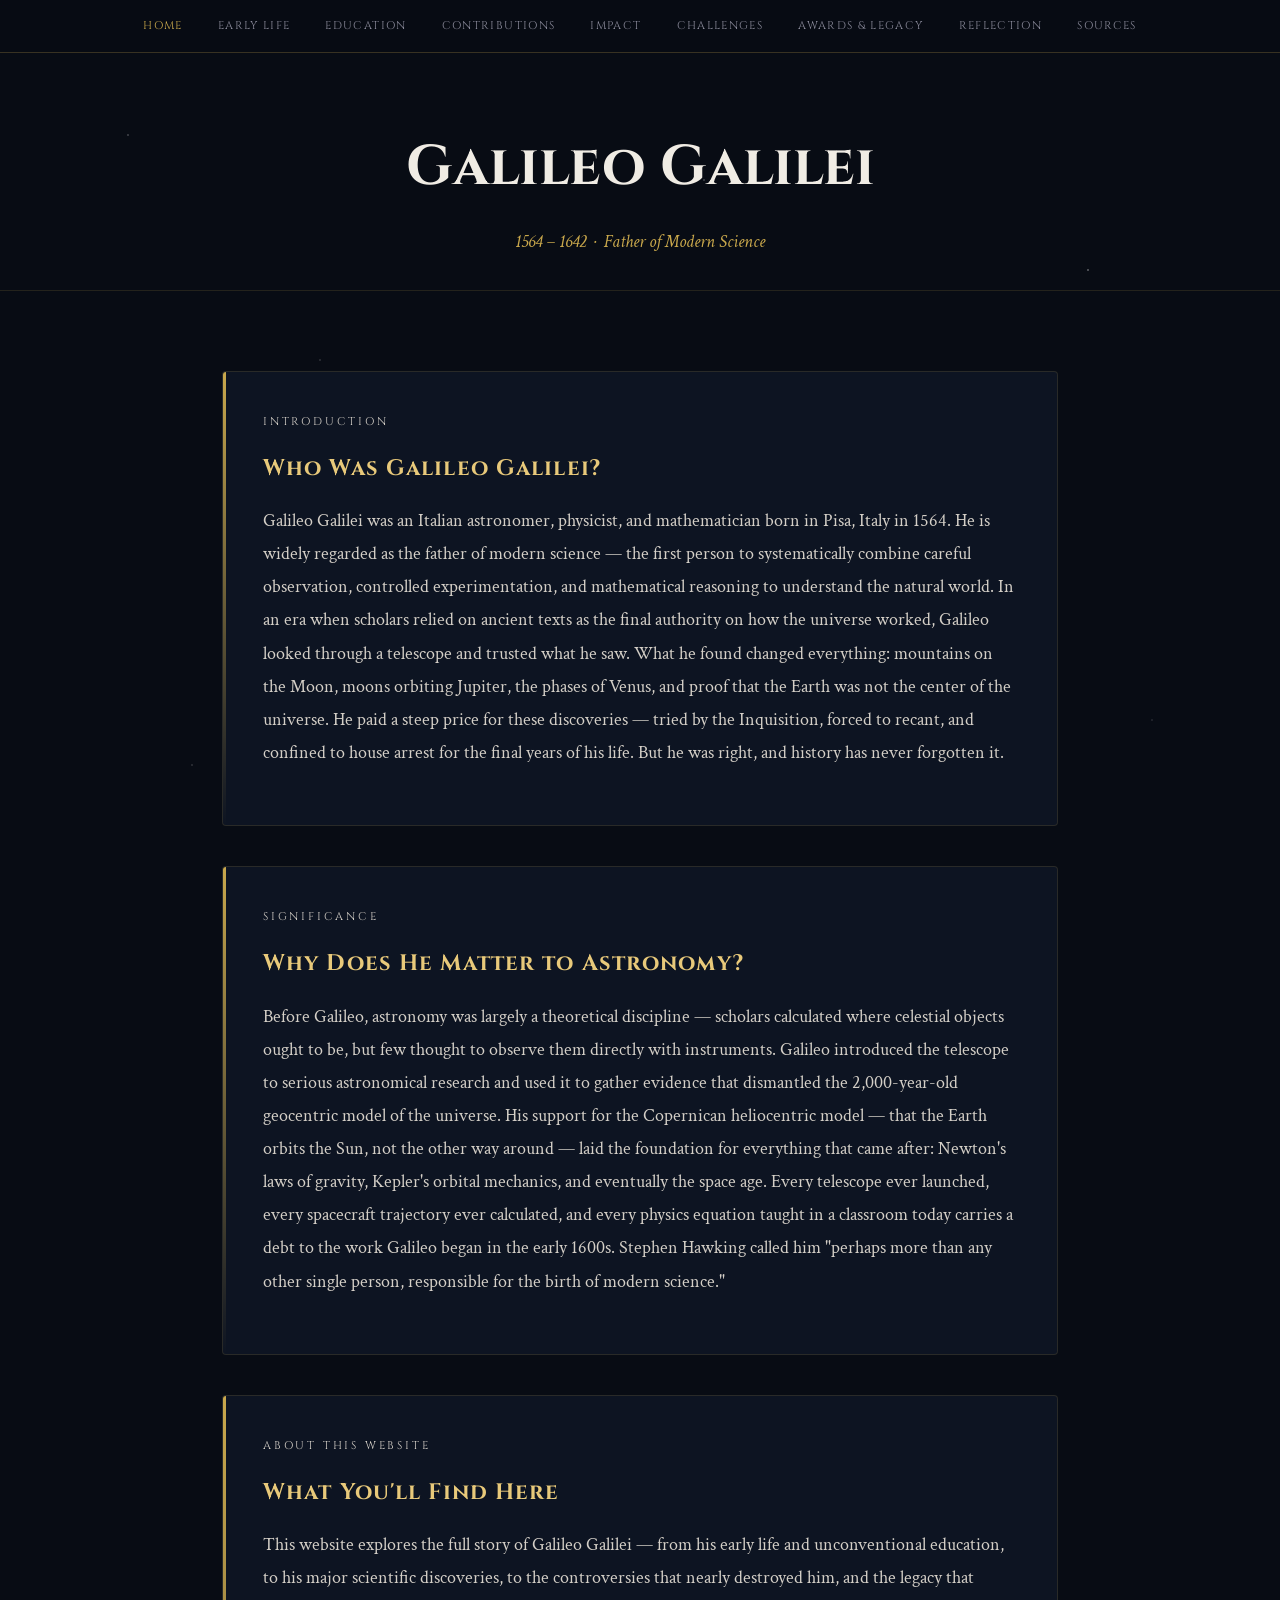
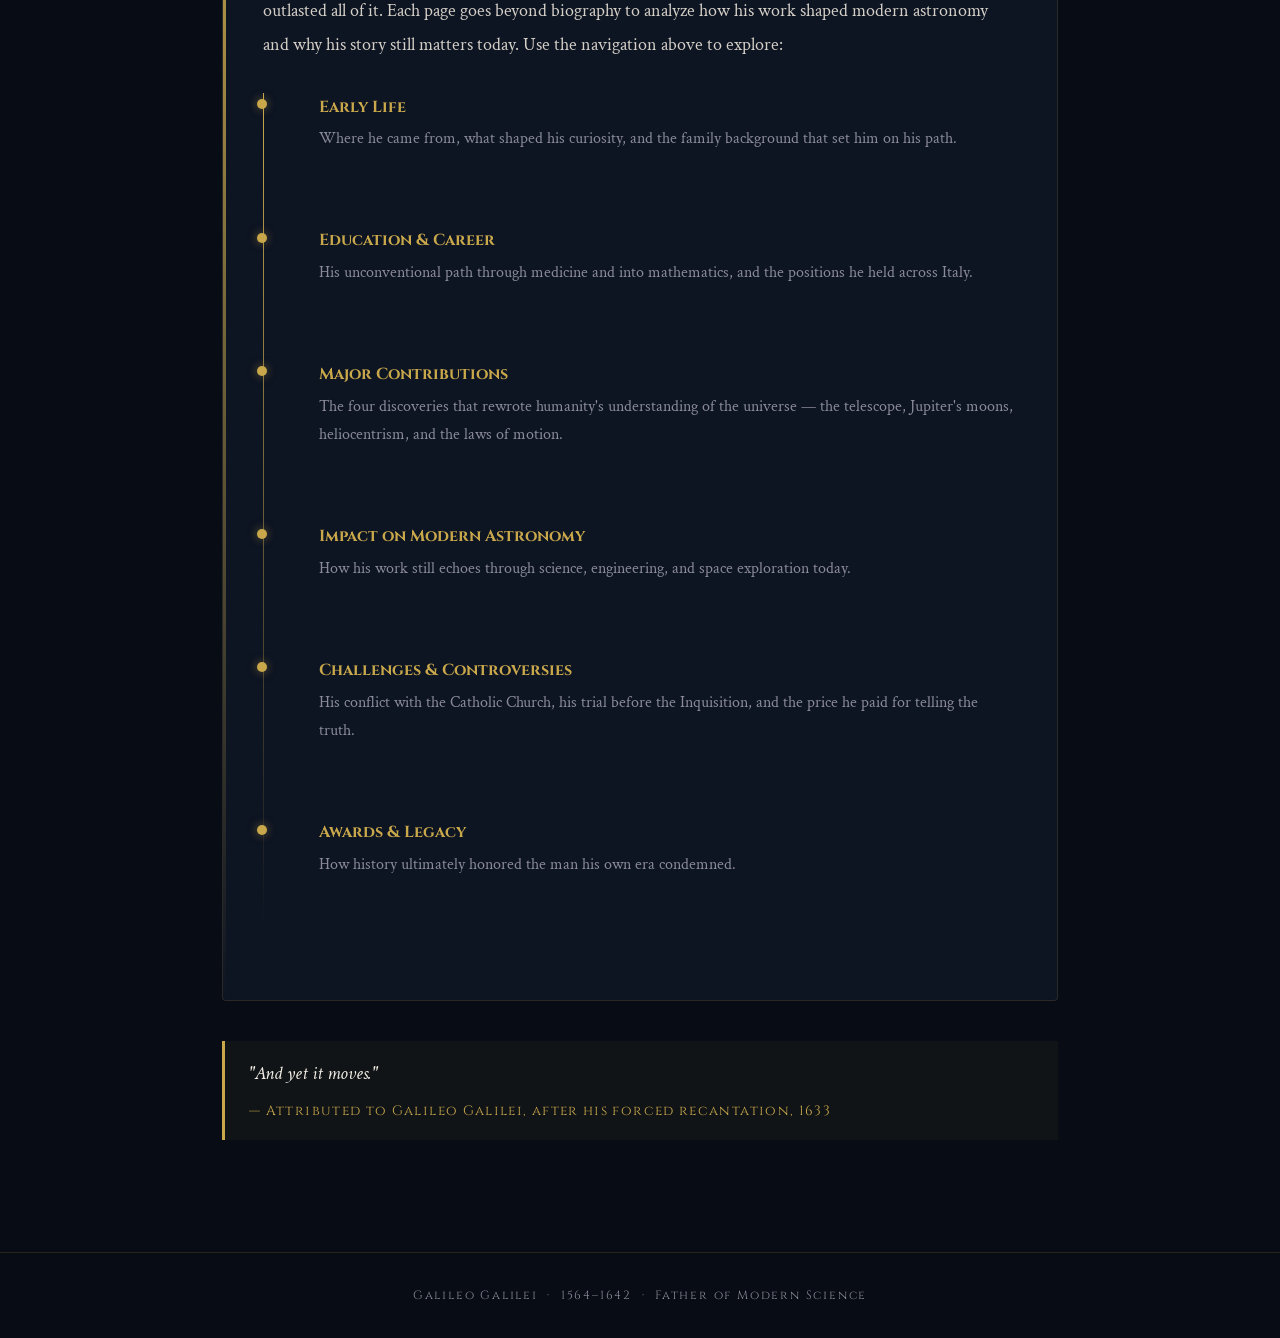
<file: index.html>
<!DOCTYPE html>
<html lang="en">
<head>
  <meta charset="UTF-8" />
  <meta name="viewport" content="width=device-width, initial-scale=1.0" />
  <title>Galileo Galilei — Father of Modern Science</title>
  <link rel="stylesheet" href="style.css" />
</head>
<body>

  <!-- NAVIGATION -->
  <nav>
    <ul>
      <li><a href="index.html" class="active">Home</a></li>
      <li><a href="early-life.html">Early Life</a></li>
      <li><a href="education.html">Education</a></li>
      <li><a href="contributions.html">Contributions</a></li>
      <li><a href="impact.html">Impact</a></li>
      <li><a href="challenges.html">Challenges</a></li>
      <li><a href="awards.html">Awards & Legacy</a></li>
      <li><a href="reflection.html">Reflection</a></li>
      <li><a href="sources.html">Sources</a></li>
    </ul>
  </nav>

  <!-- HERO -->
  <div class="page-header">
    <h1>Galileo Galilei</h1>
    <p class="subtitle">1564 – 1642 &nbsp;·&nbsp; Father of Modern Science</p>
  </div>

  <main class="container">

    <!-- WHO IS HE -->
    <div class="card">
      <p class="section-label">Introduction</p>
      <h2>Who Was Galileo Galilei?</h2>
      <p>Galileo Galilei was an Italian astronomer, physicist, and mathematician born in Pisa, Italy in 1564. He is widely regarded as the father of modern science — the first person to systematically combine careful observation, controlled experimentation, and mathematical reasoning to understand the natural world. In an era when scholars relied on ancient texts as the final authority on how the universe worked, Galileo looked through a telescope and trusted what he saw. What he found changed everything: mountains on the Moon, moons orbiting Jupiter, the phases of Venus, and proof that the Earth was not the center of the universe. He paid a steep price for these discoveries — tried by the Inquisition, forced to recant, and confined to house arrest for the final years of his life. But he was right, and history has never forgotten it.</p>
    </div>

    <!-- WHY HE MATTERS -->
    <div class="card">
      <p class="section-label">Significance</p>
      <h2>Why Does He Matter to Astronomy?</h2>
      <p>Before Galileo, astronomy was largely a theoretical discipline — scholars calculated where celestial objects ought to be, but few thought to observe them directly with instruments. Galileo introduced the telescope to serious astronomical research and used it to gather evidence that dismantled the 2,000-year-old geocentric model of the universe. His support for the Copernican heliocentric model — that the Earth orbits the Sun, not the other way around — laid the foundation for everything that came after: Newton's laws of gravity, Kepler's orbital mechanics, and eventually the space age. Every telescope ever launched, every spacecraft trajectory ever calculated, and every physics equation taught in a classroom today carries a debt to the work Galileo began in the early 1600s. Stephen Hawking called him "perhaps more than any other single person, responsible for the birth of modern science."</p>
    </div>

    <!-- WHAT THIS SITE COVERS -->
    <div class="card">
      <p class="section-label">About This Website</p>
      <h2>What You'll Find Here</h2>
      <p>This website explores the full story of Galileo Galilei — from his early life and unconventional education, to his major scientific discoveries, to the controversies that nearly destroyed him, and the legacy that outlasted all of it. Each page goes beyond biography to analyze how his work shaped modern astronomy and why his story still matters today. Use the navigation above to explore:</p>

      <div class="timeline">
        <div class="timeline-item">
          <h3><a href="early-life.html">Early Life</a></h3>
          <p>Where he came from, what shaped his curiosity, and the family background that set him on his path.</p>
        </div>
        <div class="timeline-item">
          <h3><a href="education.html">Education & Career</a></h3>
          <p>His unconventional path through medicine and into mathematics, and the positions he held across Italy.</p>
        </div>
        <div class="timeline-item">
          <h3><a href="contributions.html">Major Contributions</a></h3>
          <p>The four discoveries that rewrote humanity's understanding of the universe — the telescope, Jupiter's moons, heliocentrism, and the laws of motion.</p>
        </div>
        <div class="timeline-item">
          <h3><a href="impact.html">Impact on Modern Astronomy</a></h3>
          <p>How his work still echoes through science, engineering, and space exploration today.</p>
        </div>
        <div class="timeline-item">
          <h3><a href="challenges.html">Challenges & Controversies</a></h3>
          <p>His conflict with the Catholic Church, his trial before the Inquisition, and the price he paid for telling the truth.</p>
        </div>
        <div class="timeline-item">
          <h3><a href="awards.html">Awards & Legacy</a></h3>
          <p>How history ultimately honored the man his own era condemned.</p>
        </div>
      </div>
    </div>

    <blockquote>
      "And yet it moves."
      <cite>— Attributed to Galileo Galilei, after his forced recantation, 1633</cite>
    </blockquote>

  </main>

  <footer>
    <p>Galileo Galilei &nbsp;·&nbsp; 1564–1642 &nbsp;·&nbsp; Father of Modern Science</p>
  </footer>

</body>
</html>
</file>
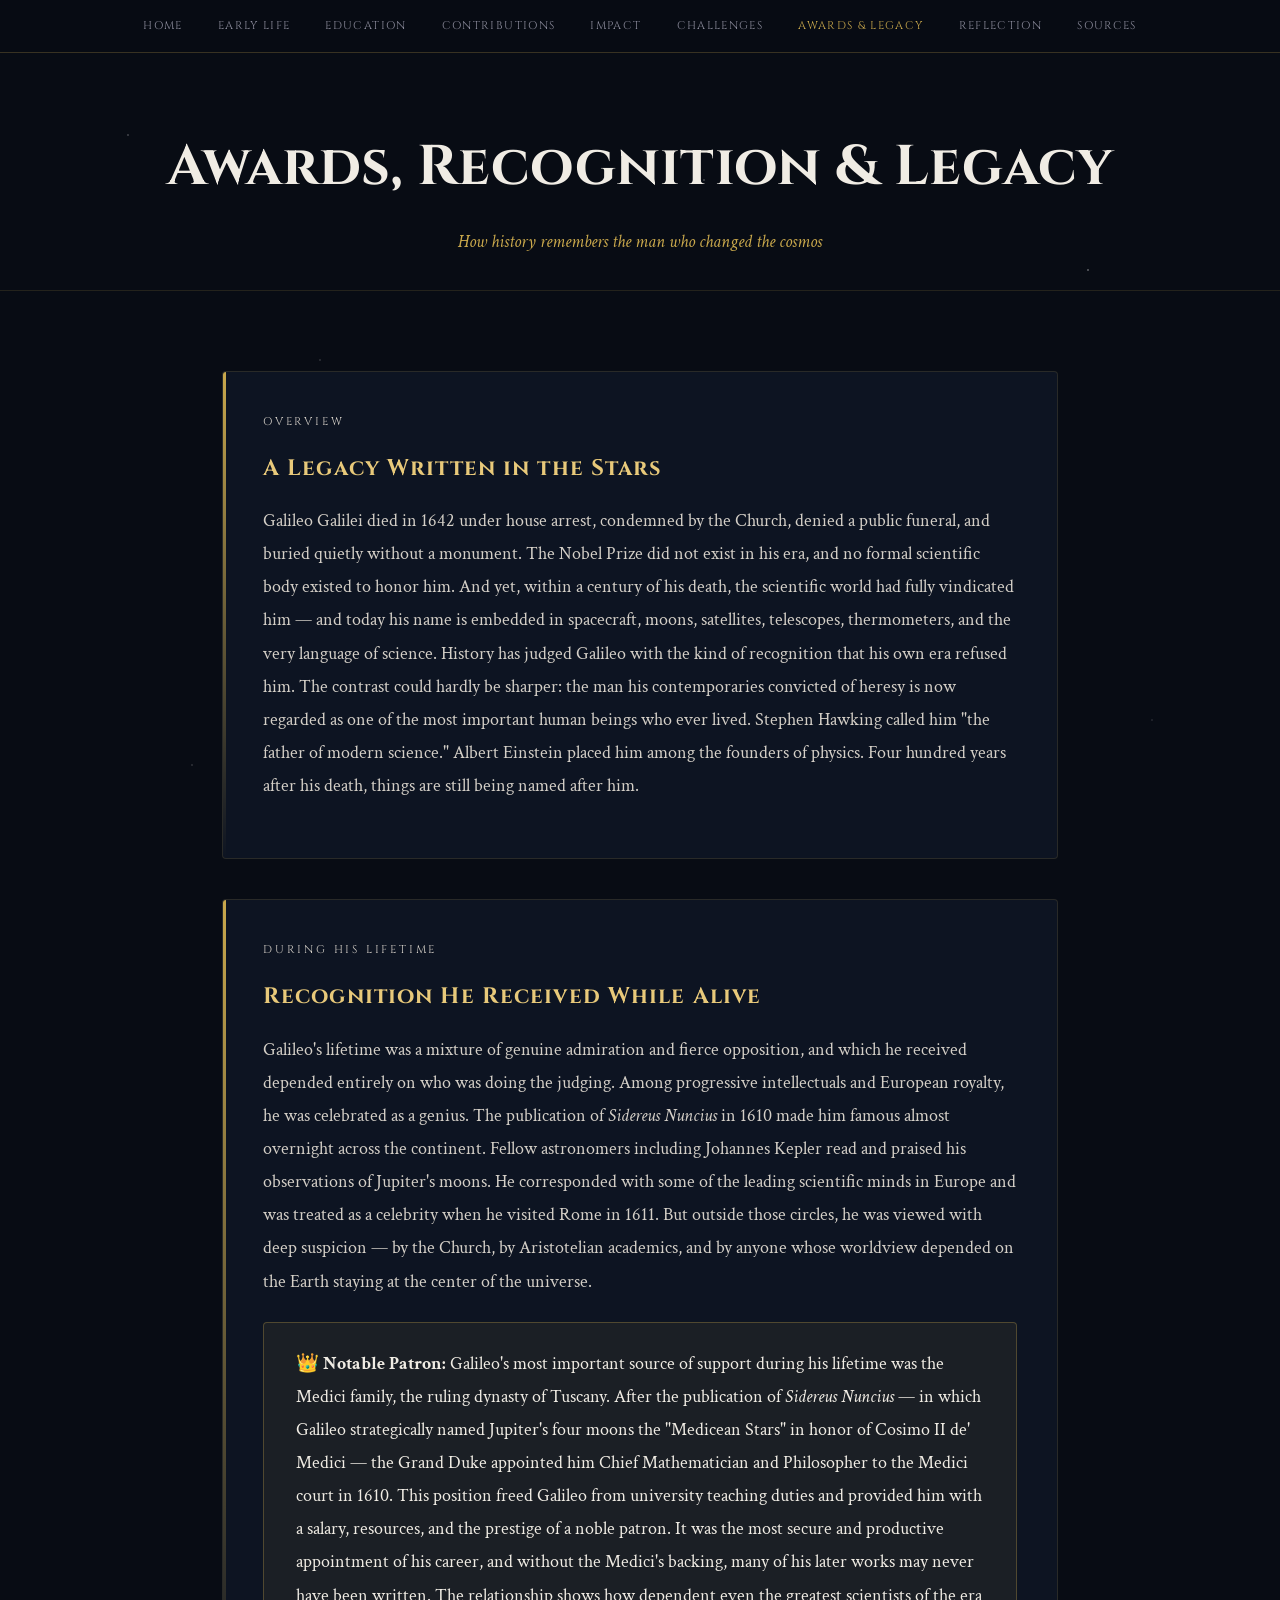
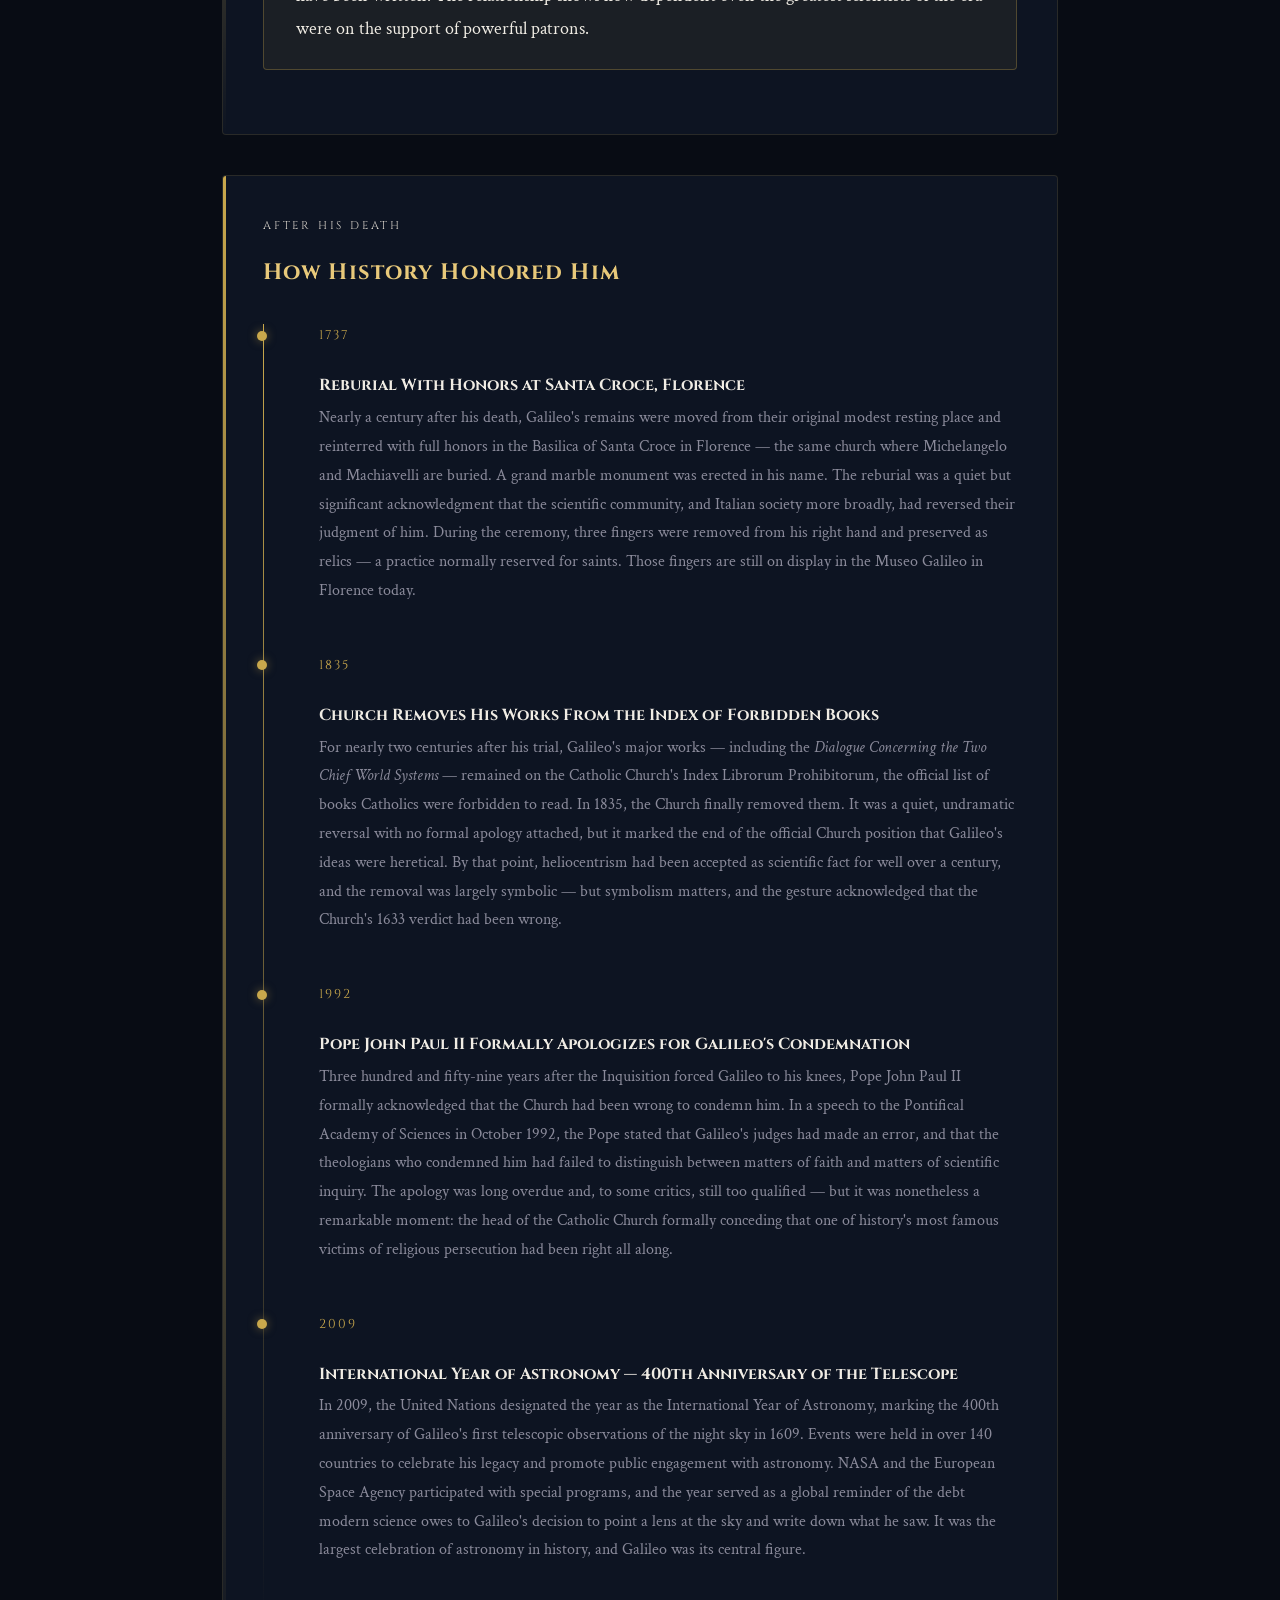
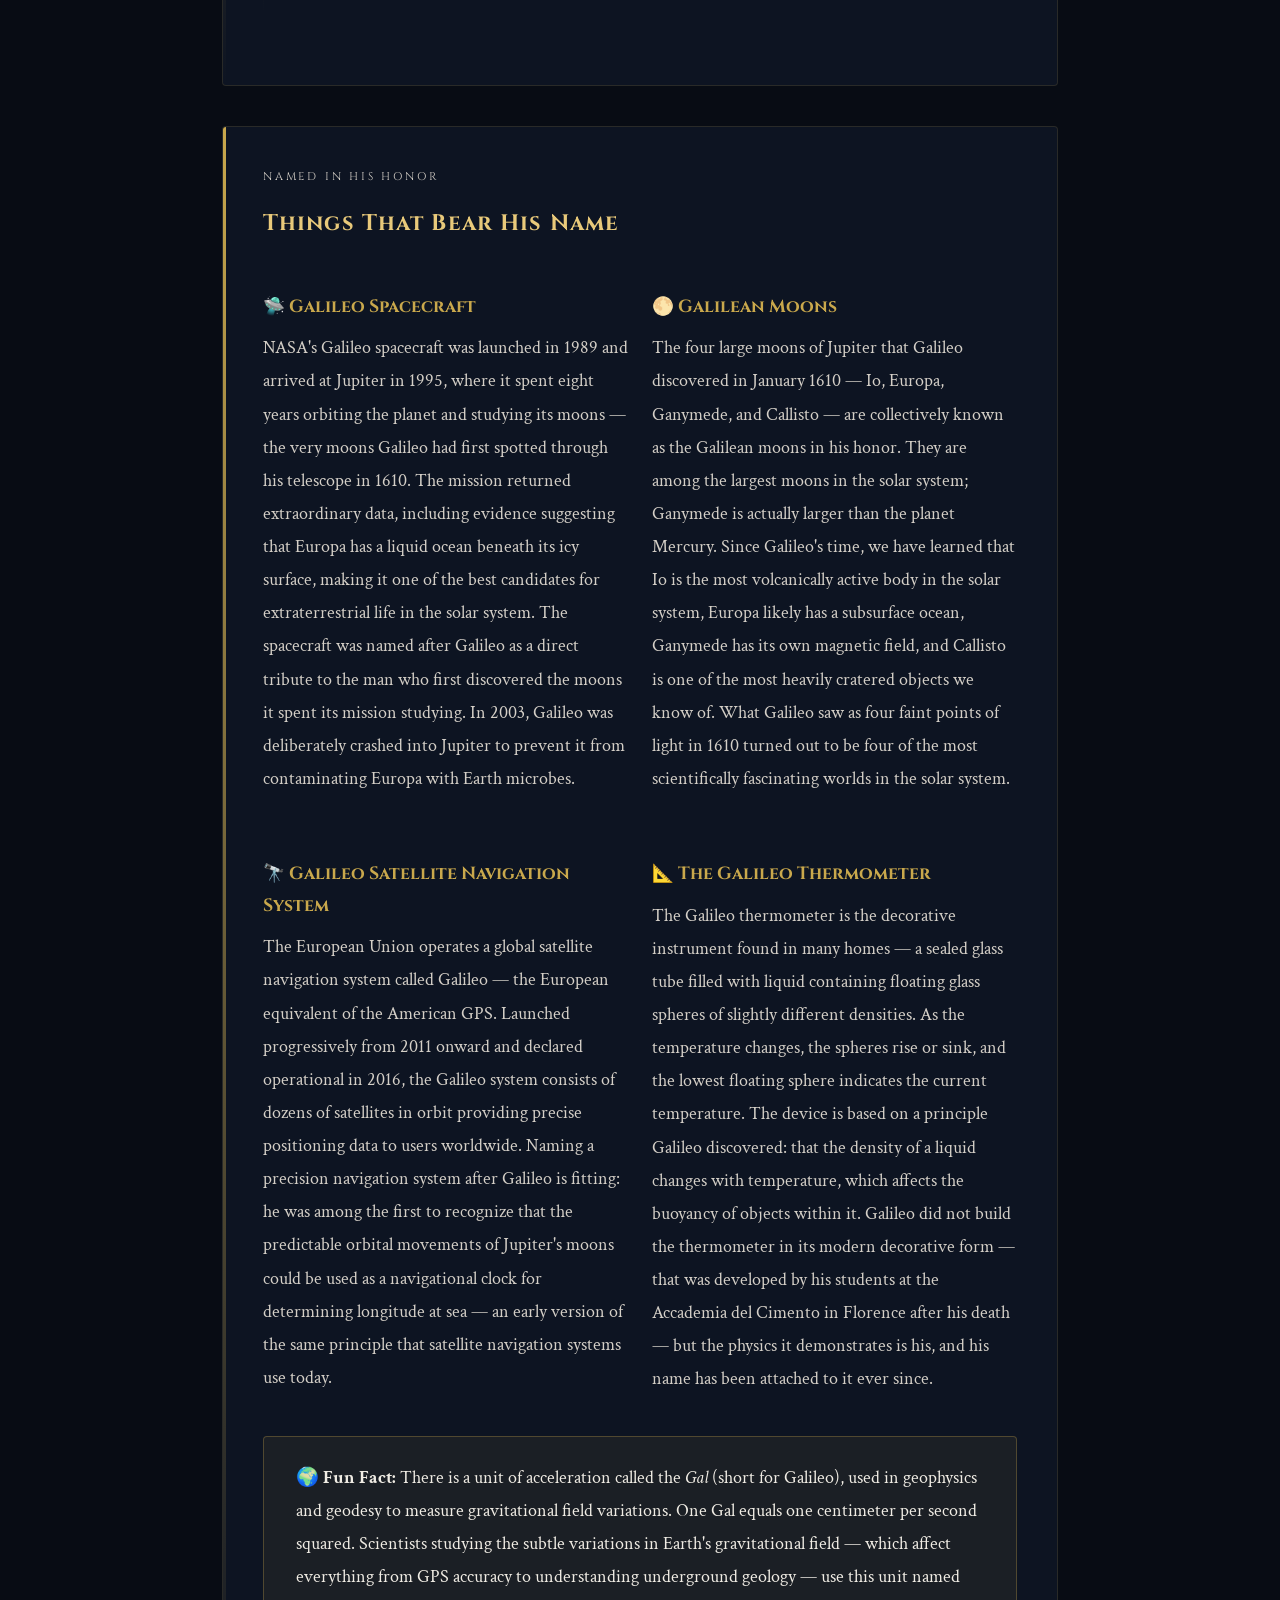
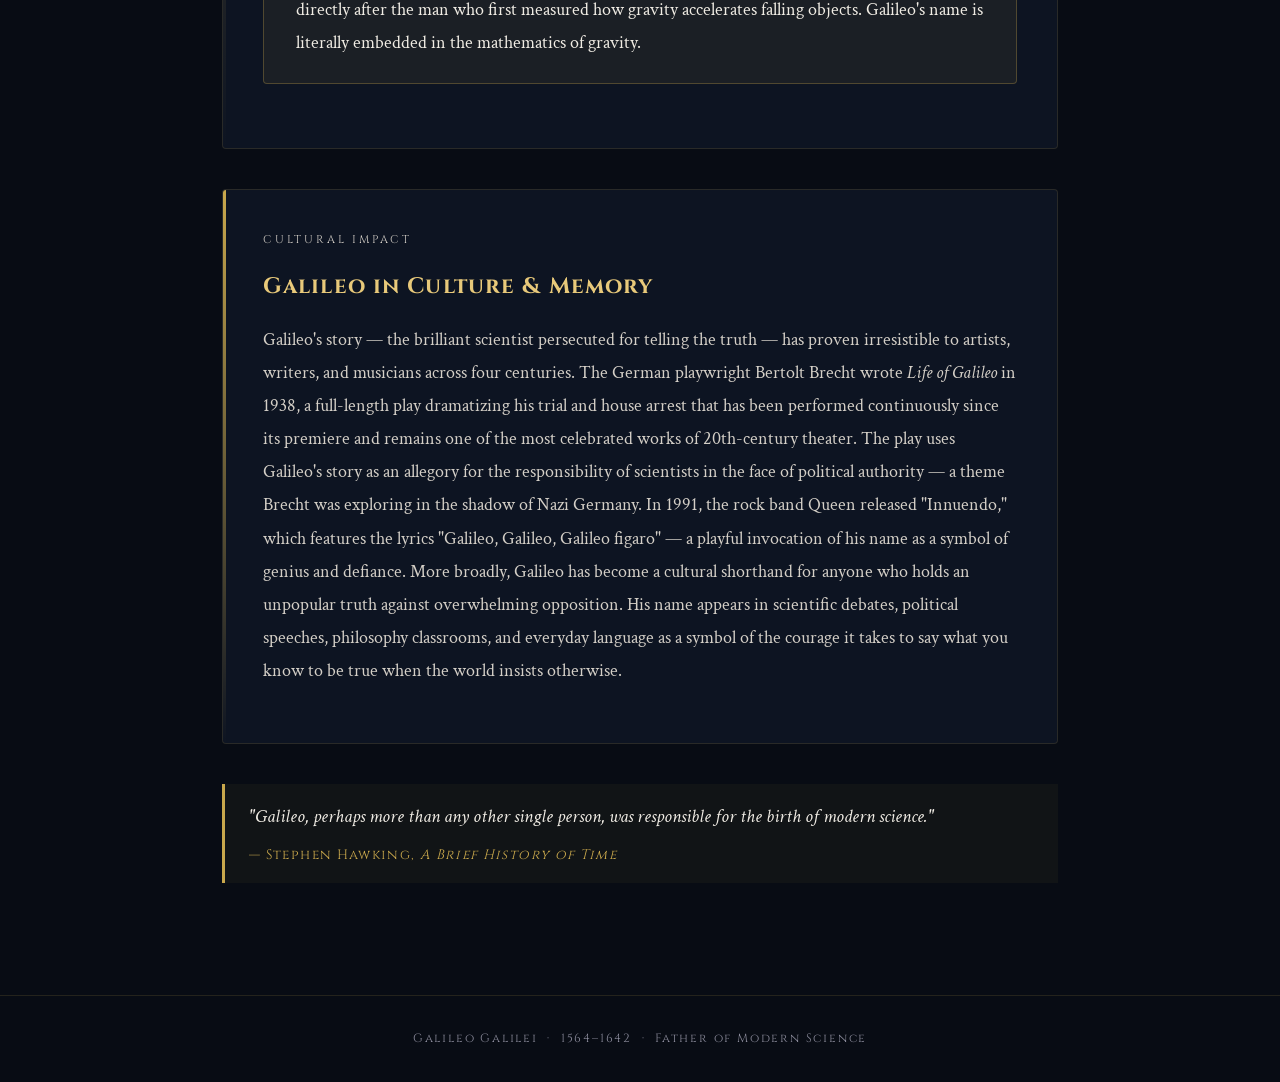
<file: awards.html>
<!DOCTYPE html>
<html lang="en">
<head>
  <meta charset="UTF-8" />
  <meta name="viewport" content="width=device-width, initial-scale=1.0" />
  <title>Awards & Legacy — Galileo Galilei</title>
  <link rel="stylesheet" href="style.css" />
</head>
<body>

  <!-- NAVIGATION -->
  <nav>
    <ul>
      <li><a href="index.html">Home</a></li>
      <li><a href="early-life.html">Early Life</a></li>
      <li><a href="education.html">Education</a></li>
      <li><a href="contributions.html">Contributions</a></li>
      <li><a href="impact.html">Impact</a></li>
      <li><a href="challenges.html">Challenges</a></li>
      <li><a href="awards.html" class="active">Awards & Legacy</a></li>
      <li><a href="reflection.html">Reflection</a></li>
      <li><a href="sources.html">Sources</a></li>
    </ul>
  </nav>

  <!-- PAGE HEADER -->
  <div class="page-header">
    <h1>Awards, Recognition & Legacy</h1>
    <p class="subtitle">How history remembers the man who changed the cosmos</p>
  </div>

  <main class="container">

    <!-- INTRO -->
    <div class="card">
      <p class="section-label">Overview</p>
      <h2>A Legacy Written in the Stars</h2>
      <p>Galileo Galilei died in 1642 under house arrest, condemned by the Church, denied a public funeral, and buried quietly without a monument. The Nobel Prize did not exist in his era, and no formal scientific body existed to honor him. And yet, within a century of his death, the scientific world had fully vindicated him — and today his name is embedded in spacecraft, moons, satellites, telescopes, thermometers, and the very language of science. History has judged Galileo with the kind of recognition that his own era refused him. The contrast could hardly be sharper: the man his contemporaries convicted of heresy is now regarded as one of the most important human beings who ever lived. Stephen Hawking called him "the father of modern science." Albert Einstein placed him among the founders of physics. Four hundred years after his death, things are still being named after him.</p>
    </div>

    <!-- RECOGNITION DURING HIS LIFETIME -->
    <div class="card">
      <p class="section-label">During His Lifetime</p>
      <h2>Recognition He Received While Alive</h2>
      <p>Galileo's lifetime was a mixture of genuine admiration and fierce opposition, and which he received depended entirely on who was doing the judging. Among progressive intellectuals and European royalty, he was celebrated as a genius. The publication of <em>Sidereus Nuncius</em> in 1610 made him famous almost overnight across the continent. Fellow astronomers including Johannes Kepler read and praised his observations of Jupiter's moons. He corresponded with some of the leading scientific minds in Europe and was treated as a celebrity when he visited Rome in 1611. But outside those circles, he was viewed with deep suspicion — by the Church, by Aristotelian academics, and by anyone whose worldview depended on the Earth staying at the center of the universe.</p>

      <div class="highlight">
        <p>👑 <strong>Notable Patron:</strong> Galileo's most important source of support during his lifetime was the Medici family, the ruling dynasty of Tuscany. After the publication of <em>Sidereus Nuncius</em> — in which Galileo strategically named Jupiter's four moons the "Medicean Stars" in honor of Cosimo II de' Medici — the Grand Duke appointed him Chief Mathematician and Philosopher to the Medici court in 1610. This position freed Galileo from university teaching duties and provided him with a salary, resources, and the prestige of a noble patron. It was the most secure and productive appointment of his career, and without the Medici's backing, many of his later works may never have been written. The relationship shows how dependent even the greatest scientists of the era were on the support of powerful patrons.</p>
      </div>
    </div>

    <!-- POSTHUMOUS RECOGNITION -->
    <div class="card">
      <p class="section-label">After His Death</p>
      <h2>How History Honored Him</h2>

      <div class="timeline">
        <div class="timeline-item">
          <p class="year">1737</p>
          <h3>Reburial With Honors at Santa Croce, Florence</h3>
          <p>Nearly a century after his death, Galileo's remains were moved from their original modest resting place and reinterred with full honors in the Basilica of Santa Croce in Florence — the same church where Michelangelo and Machiavelli are buried. A grand marble monument was erected in his name. The reburial was a quiet but significant acknowledgment that the scientific community, and Italian society more broadly, had reversed their judgment of him. During the ceremony, three fingers were removed from his right hand and preserved as relics — a practice normally reserved for saints. Those fingers are still on display in the Museo Galileo in Florence today.</p>
        </div>
        <div class="timeline-item">
          <p class="year">1835</p>
          <h3>Church Removes His Works From the Index of Forbidden Books</h3>
          <p>For nearly two centuries after his trial, Galileo's major works — including the <em>Dialogue Concerning the Two Chief World Systems</em> — remained on the Catholic Church's Index Librorum Prohibitorum, the official list of books Catholics were forbidden to read. In 1835, the Church finally removed them. It was a quiet, undramatic reversal with no formal apology attached, but it marked the end of the official Church position that Galileo's ideas were heretical. By that point, heliocentrism had been accepted as scientific fact for well over a century, and the removal was largely symbolic — but symbolism matters, and the gesture acknowledged that the Church's 1633 verdict had been wrong.</p>
        </div>
        <div class="timeline-item">
          <p class="year">1992</p>
          <h3>Pope John Paul II Formally Apologizes for Galileo's Condemnation</h3>
          <p>Three hundred and fifty-nine years after the Inquisition forced Galileo to his knees, Pope John Paul II formally acknowledged that the Church had been wrong to condemn him. In a speech to the Pontifical Academy of Sciences in October 1992, the Pope stated that Galileo's judges had made an error, and that the theologians who condemned him had failed to distinguish between matters of faith and matters of scientific inquiry. The apology was long overdue and, to some critics, still too qualified — but it was nonetheless a remarkable moment: the head of the Catholic Church formally conceding that one of history's most famous victims of religious persecution had been right all along.</p>
        </div>
        <div class="timeline-item">
          <p class="year">2009</p>
          <h3>International Year of Astronomy — 400th Anniversary of the Telescope</h3>
          <p>In 2009, the United Nations designated the year as the International Year of Astronomy, marking the 400th anniversary of Galileo's first telescopic observations of the night sky in 1609. Events were held in over 140 countries to celebrate his legacy and promote public engagement with astronomy. NASA and the European Space Agency participated with special programs, and the year served as a global reminder of the debt modern science owes to Galileo's decision to point a lens at the sky and write down what he saw. It was the largest celebration of astronomy in history, and Galileo was its central figure.</p>
        </div>
      </div>
    </div>

    <!-- THINGS NAMED AFTER HIM -->
    <div class="card">
      <p class="section-label">Named in His Honor</p>
      <h2>Things That Bear His Name</h2>

      <div class="grid-2">
        <div>
          <h3>🛸 Galileo Spacecraft</h3>
          <p>NASA's Galileo spacecraft was launched in 1989 and arrived at Jupiter in 1995, where it spent eight years orbiting the planet and studying its moons — the very moons Galileo had first spotted through his telescope in 1610. The mission returned extraordinary data, including evidence suggesting that Europa has a liquid ocean beneath its icy surface, making it one of the best candidates for extraterrestrial life in the solar system. The spacecraft was named after Galileo as a direct tribute to the man who first discovered the moons it spent its mission studying. In 2003, Galileo was deliberately crashed into Jupiter to prevent it from contaminating Europa with Earth microbes.</p>
        </div>
        <div>
          <h3>🌕 Galilean Moons</h3>
          <p>The four large moons of Jupiter that Galileo discovered in January 1610 — Io, Europa, Ganymede, and Callisto — are collectively known as the Galilean moons in his honor. They are among the largest moons in the solar system; Ganymede is actually larger than the planet Mercury. Since Galileo's time, we have learned that Io is the most volcanically active body in the solar system, Europa likely has a subsurface ocean, Ganymede has its own magnetic field, and Callisto is one of the most heavily cratered objects we know of. What Galileo saw as four faint points of light in 1610 turned out to be four of the most scientifically fascinating worlds in the solar system.</p>
        </div>
        <div>
          <h3>🔭 Galileo Satellite Navigation System</h3>
          <p>The European Union operates a global satellite navigation system called Galileo — the European equivalent of the American GPS. Launched progressively from 2011 onward and declared operational in 2016, the Galileo system consists of dozens of satellites in orbit providing precise positioning data to users worldwide. Naming a precision navigation system after Galileo is fitting: he was among the first to recognize that the predictable orbital movements of Jupiter's moons could be used as a navigational clock for determining longitude at sea — an early version of the same principle that satellite navigation systems use today.</p>
        </div>
        <div>
          <h3>📐 The Galileo Thermometer</h3>
          <p>The Galileo thermometer is the decorative instrument found in many homes — a sealed glass tube filled with liquid containing floating glass spheres of slightly different densities. As the temperature changes, the spheres rise or sink, and the lowest floating sphere indicates the current temperature. The device is based on a principle Galileo discovered: that the density of a liquid changes with temperature, which affects the buoyancy of objects within it. Galileo did not build the thermometer in its modern decorative form — that was developed by his students at the Accademia del Cimento in Florence after his death — but the physics it demonstrates is his, and his name has been attached to it ever since.</p>
        </div>
      </div>

      <div class="highlight">
        <p>🌍 <strong>Fun Fact:</strong> There is a unit of acceleration called the <em>Gal</em> (short for Galileo), used in geophysics and geodesy to measure gravitational field variations. One Gal equals one centimeter per second squared. Scientists studying the subtle variations in Earth's gravitational field — which affect everything from GPS accuracy to understanding underground geology — use this unit named directly after the man who first measured how gravity accelerates falling objects. Galileo's name is literally embedded in the mathematics of gravity.</p>
      </div>
    </div>

    <!-- CULTURAL LEGACY -->
    <div class="card">
      <p class="section-label">Cultural Impact</p>
      <h2>Galileo in Culture & Memory</h2>
      <p>Galileo's story — the brilliant scientist persecuted for telling the truth — has proven irresistible to artists, writers, and musicians across four centuries. The German playwright Bertolt Brecht wrote <em>Life of Galileo</em> in 1938, a full-length play dramatizing his trial and house arrest that has been performed continuously since its premiere and remains one of the most celebrated works of 20th-century theater. The play uses Galileo's story as an allegory for the responsibility of scientists in the face of political authority — a theme Brecht was exploring in the shadow of Nazi Germany. In 1991, the rock band Queen released "Innuendo," which features the lyrics "Galileo, Galileo, Galileo figaro" — a playful invocation of his name as a symbol of genius and defiance. More broadly, Galileo has become a cultural shorthand for anyone who holds an unpopular truth against overwhelming opposition. His name appears in scientific debates, political speeches, philosophy classrooms, and everyday language as a symbol of the courage it takes to say what you know to be true when the world insists otherwise.</p>
    </div>

    <!-- QUOTE -->
    <blockquote>
      "Galileo, perhaps more than any other single person, was responsible for the birth of modern science."
      <cite>— Stephen Hawking, <em>A Brief History of Time</em></cite>
    </blockquote>

  </main>

  <footer>
    <p>Galileo Galilei &nbsp;·&nbsp; 1564–1642 &nbsp;·&nbsp; Father of Modern Science</p>
  </footer>

</body>
</html>
</file>
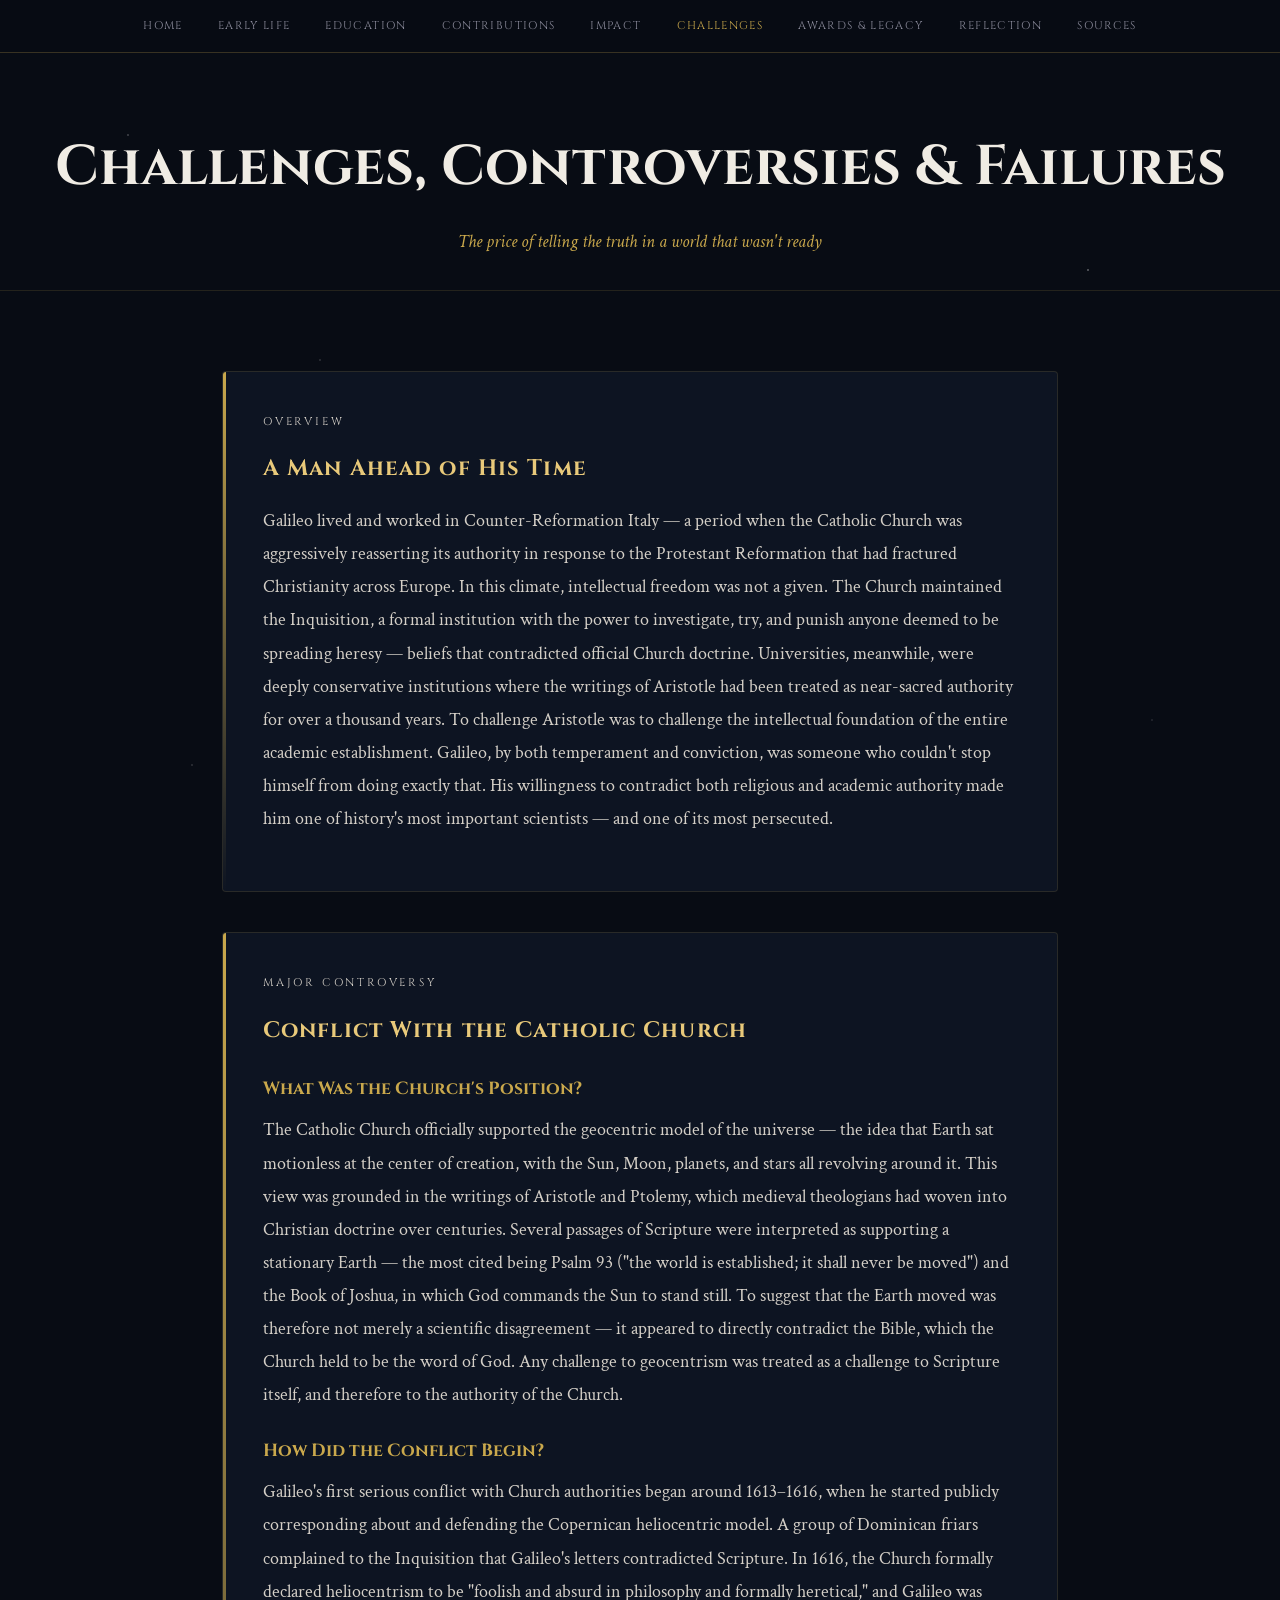
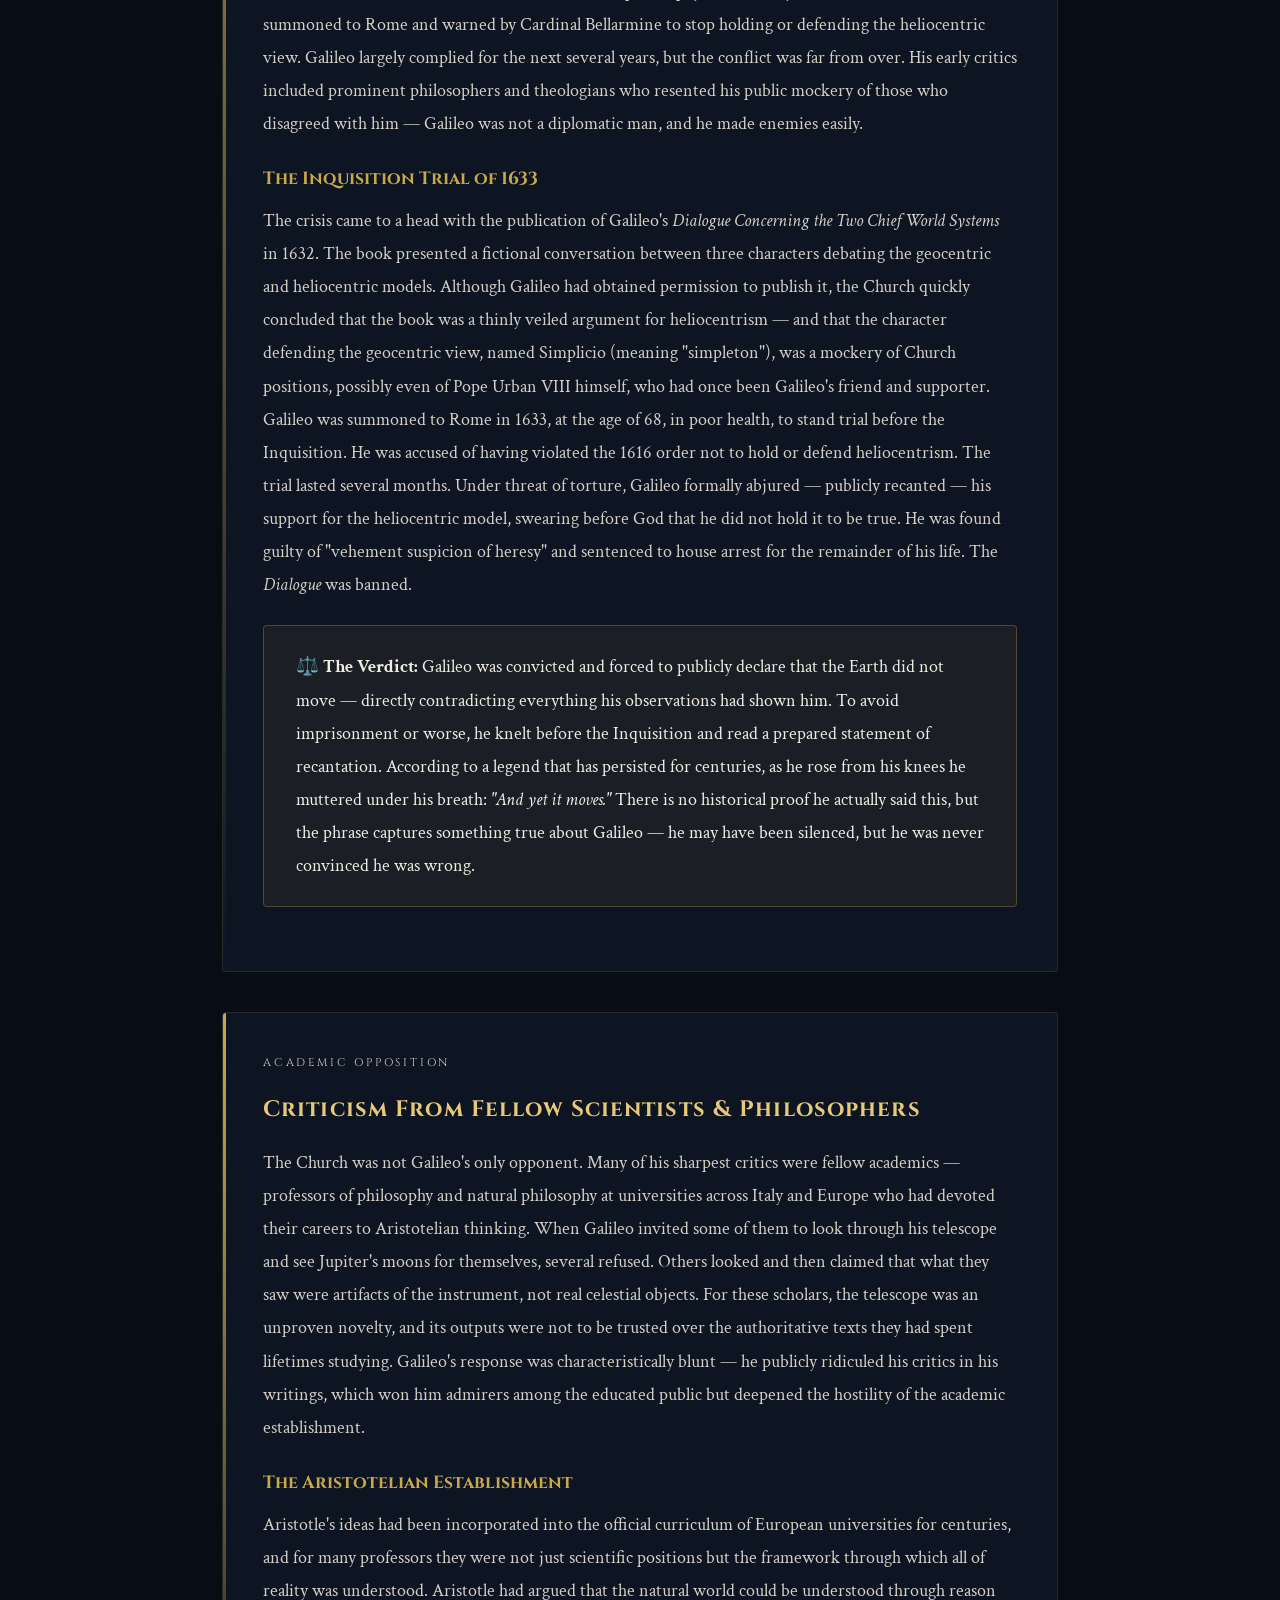
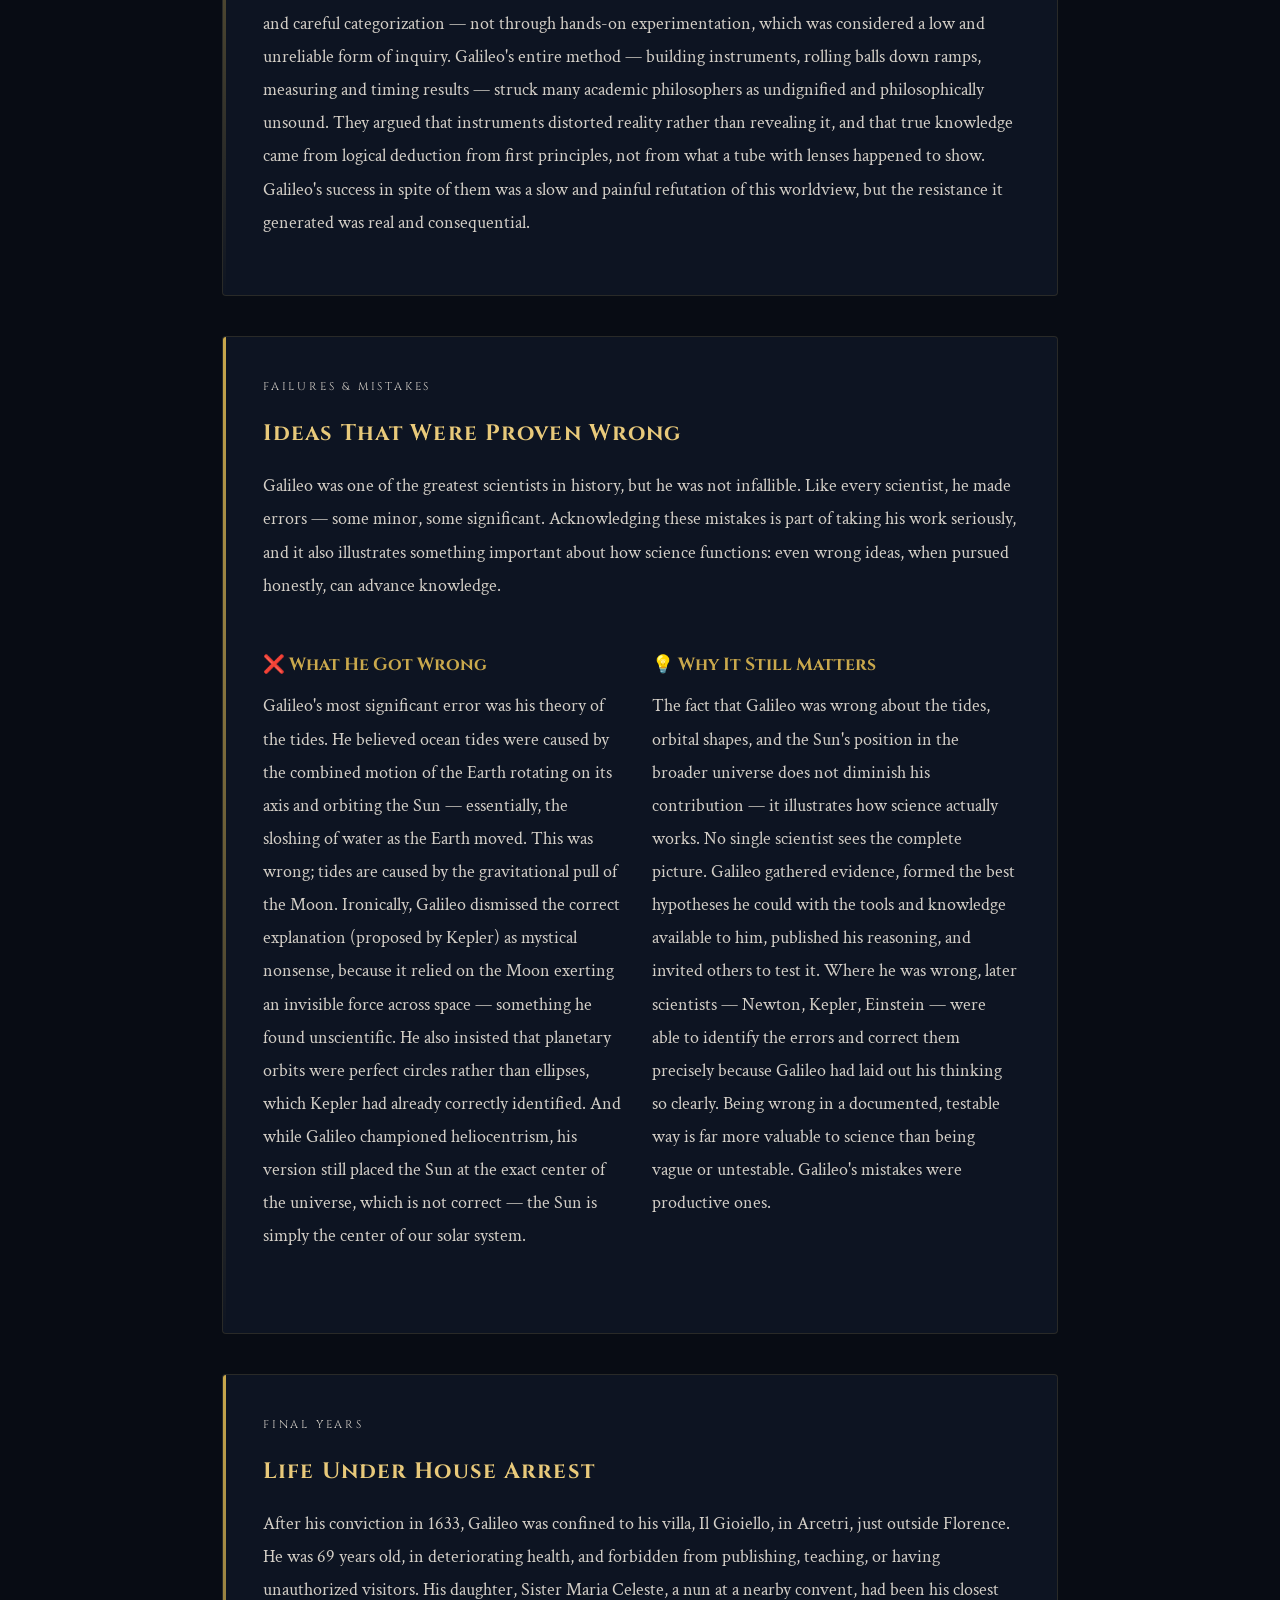
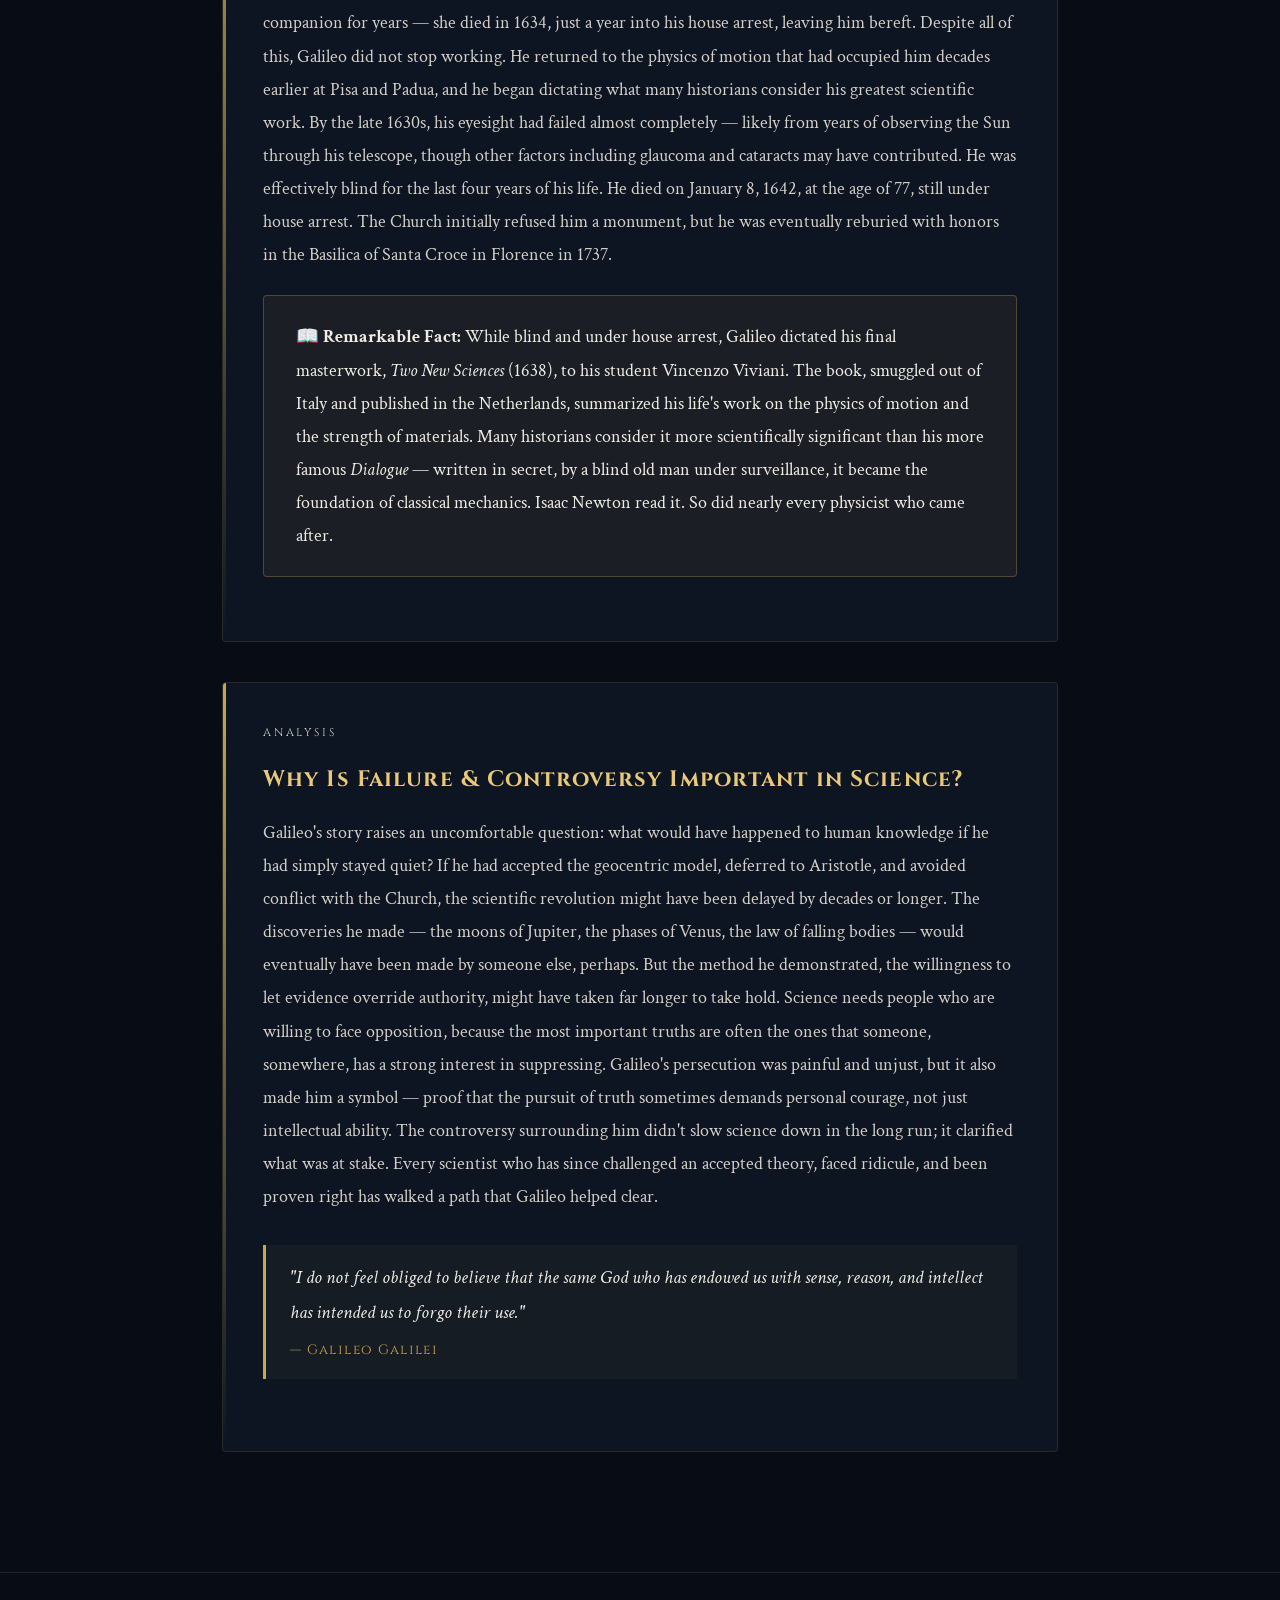
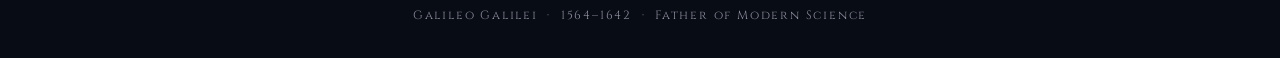
<file: challenges.html>
<!DOCTYPE html>
<html lang="en">
<head>
  <meta charset="UTF-8" />
  <meta name="viewport" content="width=device-width, initial-scale=1.0" />
  <title>Challenges & Controversies — Galileo Galilei</title>
  <link rel="stylesheet" href="style.css" />
</head>
<body>

  <!-- NAVIGATION -->
  <nav>
    <ul>
      <li><a href="index.html">Home</a></li>
      <li><a href="early-life.html">Early Life</a></li>
      <li><a href="education.html">Education</a></li>
      <li><a href="contributions.html">Contributions</a></li>
      <li><a href="impact.html">Impact</a></li>
      <li><a href="challenges.html" class="active">Challenges</a></li>
      <li><a href="awards.html">Awards & Legacy</a></li>
      <li><a href="reflection.html">Reflection</a></li>
      <li><a href="sources.html">Sources</a></li>
    </ul>
  </nav>

  <!-- PAGE HEADER -->
  <div class="page-header">
    <h1>Challenges, Controversies & Failures</h1>
    <p class="subtitle">The price of telling the truth in a world that wasn't ready</p>
  </div>

  <main class="container">

    <!-- INTRO -->
    <div class="card">
      <p class="section-label">Overview</p>
      <h2>A Man Ahead of His Time</h2>
      <p>Galileo lived and worked in Counter-Reformation Italy — a period when the Catholic Church was aggressively reasserting its authority in response to the Protestant Reformation that had fractured Christianity across Europe. In this climate, intellectual freedom was not a given. The Church maintained the Inquisition, a formal institution with the power to investigate, try, and punish anyone deemed to be spreading heresy — beliefs that contradicted official Church doctrine. Universities, meanwhile, were deeply conservative institutions where the writings of Aristotle had been treated as near-sacred authority for over a thousand years. To challenge Aristotle was to challenge the intellectual foundation of the entire academic establishment. Galileo, by both temperament and conviction, was someone who couldn't stop himself from doing exactly that. His willingness to contradict both religious and academic authority made him one of history's most important scientists — and one of its most persecuted.</p>
    </div>

    <!-- OPPOSITION FROM THE CHURCH -->
    <div class="card">
      <p class="section-label">Major Controversy</p>
      <h2>Conflict With the Catholic Church</h2>

      <h3>What Was the Church's Position?</h3>
      <p>The Catholic Church officially supported the geocentric model of the universe — the idea that Earth sat motionless at the center of creation, with the Sun, Moon, planets, and stars all revolving around it. This view was grounded in the writings of Aristotle and Ptolemy, which medieval theologians had woven into Christian doctrine over centuries. Several passages of Scripture were interpreted as supporting a stationary Earth — the most cited being Psalm 93 ("the world is established; it shall never be moved") and the Book of Joshua, in which God commands the Sun to stand still. To suggest that the Earth moved was therefore not merely a scientific disagreement — it appeared to directly contradict the Bible, which the Church held to be the word of God. Any challenge to geocentrism was treated as a challenge to Scripture itself, and therefore to the authority of the Church.</p>

      <h3>How Did the Conflict Begin?</h3>
      <p>Galileo's first serious conflict with Church authorities began around 1613–1616, when he started publicly corresponding about and defending the Copernican heliocentric model. A group of Dominican friars complained to the Inquisition that Galileo's letters contradicted Scripture. In 1616, the Church formally declared heliocentrism to be "foolish and absurd in philosophy and formally heretical," and Galileo was summoned to Rome and warned by Cardinal Bellarmine to stop holding or defending the heliocentric view. Galileo largely complied for the next several years, but the conflict was far from over. His early critics included prominent philosophers and theologians who resented his public mockery of those who disagreed with him — Galileo was not a diplomatic man, and he made enemies easily.</p>

      <h3>The Inquisition Trial of 1633</h3>
      <p>The crisis came to a head with the publication of Galileo's <em>Dialogue Concerning the Two Chief World Systems</em> in 1632. The book presented a fictional conversation between three characters debating the geocentric and heliocentric models. Although Galileo had obtained permission to publish it, the Church quickly concluded that the book was a thinly veiled argument for heliocentrism — and that the character defending the geocentric view, named Simplicio (meaning "simpleton"), was a mockery of Church positions, possibly even of Pope Urban VIII himself, who had once been Galileo's friend and supporter. Galileo was summoned to Rome in 1633, at the age of 68, in poor health, to stand trial before the Inquisition. He was accused of having violated the 1616 order not to hold or defend heliocentrism. The trial lasted several months. Under threat of torture, Galileo formally abjured — publicly recanted — his support for the heliocentric model, swearing before God that he did not hold it to be true. He was found guilty of "vehement suspicion of heresy" and sentenced to house arrest for the remainder of his life. The <em>Dialogue</em> was banned.</p>

      <div class="highlight">
        <p>⚖️ <strong>The Verdict:</strong> Galileo was convicted and forced to publicly declare that the Earth did not move — directly contradicting everything his observations had shown him. To avoid imprisonment or worse, he knelt before the Inquisition and read a prepared statement of recantation. According to a legend that has persisted for centuries, as he rose from his knees he muttered under his breath: <em>"And yet it moves."</em> There is no historical proof he actually said this, but the phrase captures something true about Galileo — he may have been silenced, but he was never convinced he was wrong.</p>
      </div>
    </div>

    <!-- OPPOSITION FROM SCIENTISTS -->
    <div class="card">
      <p class="section-label">Academic Opposition</p>
      <h2>Criticism From Fellow Scientists & Philosophers</h2>
      <p>The Church was not Galileo's only opponent. Many of his sharpest critics were fellow academics — professors of philosophy and natural philosophy at universities across Italy and Europe who had devoted their careers to Aristotelian thinking. When Galileo invited some of them to look through his telescope and see Jupiter's moons for themselves, several refused. Others looked and then claimed that what they saw were artifacts of the instrument, not real celestial objects. For these scholars, the telescope was an unproven novelty, and its outputs were not to be trusted over the authoritative texts they had spent lifetimes studying. Galileo's response was characteristically blunt — he publicly ridiculed his critics in his writings, which won him admirers among the educated public but deepened the hostility of the academic establishment.</p>

      <h3>The Aristotelian Establishment</h3>
      <p>Aristotle's ideas had been incorporated into the official curriculum of European universities for centuries, and for many professors they were not just scientific positions but the framework through which all of reality was understood. Aristotle had argued that the natural world could be understood through reason and careful categorization — not through hands-on experimentation, which was considered a low and unreliable form of inquiry. Galileo's entire method — building instruments, rolling balls down ramps, measuring and timing results — struck many academic philosophers as undignified and philosophically unsound. They argued that instruments distorted reality rather than revealing it, and that true knowledge came from logical deduction from first principles, not from what a tube with lenses happened to show. Galileo's success in spite of them was a slow and painful refutation of this worldview, but the resistance it generated was real and consequential.</p>
    </div>

    <!-- IDEAS PROVEN WRONG -->
    <div class="card">
      <p class="section-label">Failures & Mistakes</p>
      <h2>Ideas That Were Proven Wrong</h2>
      <p>Galileo was one of the greatest scientists in history, but he was not infallible. Like every scientist, he made errors — some minor, some significant. Acknowledging these mistakes is part of taking his work seriously, and it also illustrates something important about how science functions: even wrong ideas, when pursued honestly, can advance knowledge.</p>

      <div class="grid-2">
        <div>
          <h3>❌ What He Got Wrong</h3>
          <p>Galileo's most significant error was his theory of the tides. He believed ocean tides were caused by the combined motion of the Earth rotating on its axis and orbiting the Sun — essentially, the sloshing of water as the Earth moved. This was wrong; tides are caused by the gravitational pull of the Moon. Ironically, Galileo dismissed the correct explanation (proposed by Kepler) as mystical nonsense, because it relied on the Moon exerting an invisible force across space — something he found unscientific. He also insisted that planetary orbits were perfect circles rather than ellipses, which Kepler had already correctly identified. And while Galileo championed heliocentrism, his version still placed the Sun at the exact center of the universe, which is not correct — the Sun is simply the center of our solar system.</p>
        </div>
        <div>
          <h3>💡 Why It Still Matters</h3>
          <p>The fact that Galileo was wrong about the tides, orbital shapes, and the Sun's position in the broader universe does not diminish his contribution — it illustrates how science actually works. No single scientist sees the complete picture. Galileo gathered evidence, formed the best hypotheses he could with the tools and knowledge available to him, published his reasoning, and invited others to test it. Where he was wrong, later scientists — Newton, Kepler, Einstein — were able to identify the errors and correct them precisely because Galileo had laid out his thinking so clearly. Being wrong in a documented, testable way is far more valuable to science than being vague or untestable. Galileo's mistakes were productive ones.</p>
        </div>
      </div>
    </div>

    <!-- HOUSE ARREST -->
    <div class="card">
      <p class="section-label">Final Years</p>
      <h2>Life Under House Arrest</h2>
      <p>After his conviction in 1633, Galileo was confined to his villa, Il Gioiello, in Arcetri, just outside Florence. He was 69 years old, in deteriorating health, and forbidden from publishing, teaching, or having unauthorized visitors. His daughter, Sister Maria Celeste, a nun at a nearby convent, had been his closest companion for years — she died in 1634, just a year into his house arrest, leaving him bereft. Despite all of this, Galileo did not stop working. He returned to the physics of motion that had occupied him decades earlier at Pisa and Padua, and he began dictating what many historians consider his greatest scientific work. By the late 1630s, his eyesight had failed almost completely — likely from years of observing the Sun through his telescope, though other factors including glaucoma and cataracts may have contributed. He was effectively blind for the last four years of his life. He died on January 8, 1642, at the age of 77, still under house arrest. The Church initially refused him a monument, but he was eventually reburied with honors in the Basilica of Santa Croce in Florence in 1737.</p>

      <div class="highlight">
        <p>📖 <strong>Remarkable Fact:</strong> While blind and under house arrest, Galileo dictated his final masterwork, <em>Two New Sciences</em> (1638), to his student Vincenzo Viviani. The book, smuggled out of Italy and published in the Netherlands, summarized his life's work on the physics of motion and the strength of materials. Many historians consider it more scientifically significant than his more famous <em>Dialogue</em> — written in secret, by a blind old man under surveillance, it became the foundation of classical mechanics. Isaac Newton read it. So did nearly every physicist who came after.</p>
      </div>
    </div>

    <!-- ANALYSIS -->
    <div class="card">
      <p class="section-label">Analysis</p>
      <h2>Why Is Failure & Controversy Important in Science?</h2>
      <p>Galileo's story raises an uncomfortable question: what would have happened to human knowledge if he had simply stayed quiet? If he had accepted the geocentric model, deferred to Aristotle, and avoided conflict with the Church, the scientific revolution might have been delayed by decades or longer. The discoveries he made — the moons of Jupiter, the phases of Venus, the law of falling bodies — would eventually have been made by someone else, perhaps. But the method he demonstrated, the willingness to let evidence override authority, might have taken far longer to take hold. Science needs people who are willing to face opposition, because the most important truths are often the ones that someone, somewhere, has a strong interest in suppressing. Galileo's persecution was painful and unjust, but it also made him a symbol — proof that the pursuit of truth sometimes demands personal courage, not just intellectual ability. The controversy surrounding him didn't slow science down in the long run; it clarified what was at stake. Every scientist who has since challenged an accepted theory, faced ridicule, and been proven right has walked a path that Galileo helped clear.</p>

      <blockquote>
        "I do not feel obliged to believe that the same God who has endowed us with sense, reason, and intellect has intended us to forgo their use."
        <cite>— Galileo Galilei</cite>
      </blockquote>
    </div>

  </main>

  <footer>
    <p>Galileo Galilei &nbsp;·&nbsp; 1564–1642 &nbsp;·&nbsp; Father of Modern Science</p>
  </footer>

</body>
</html>
</file>
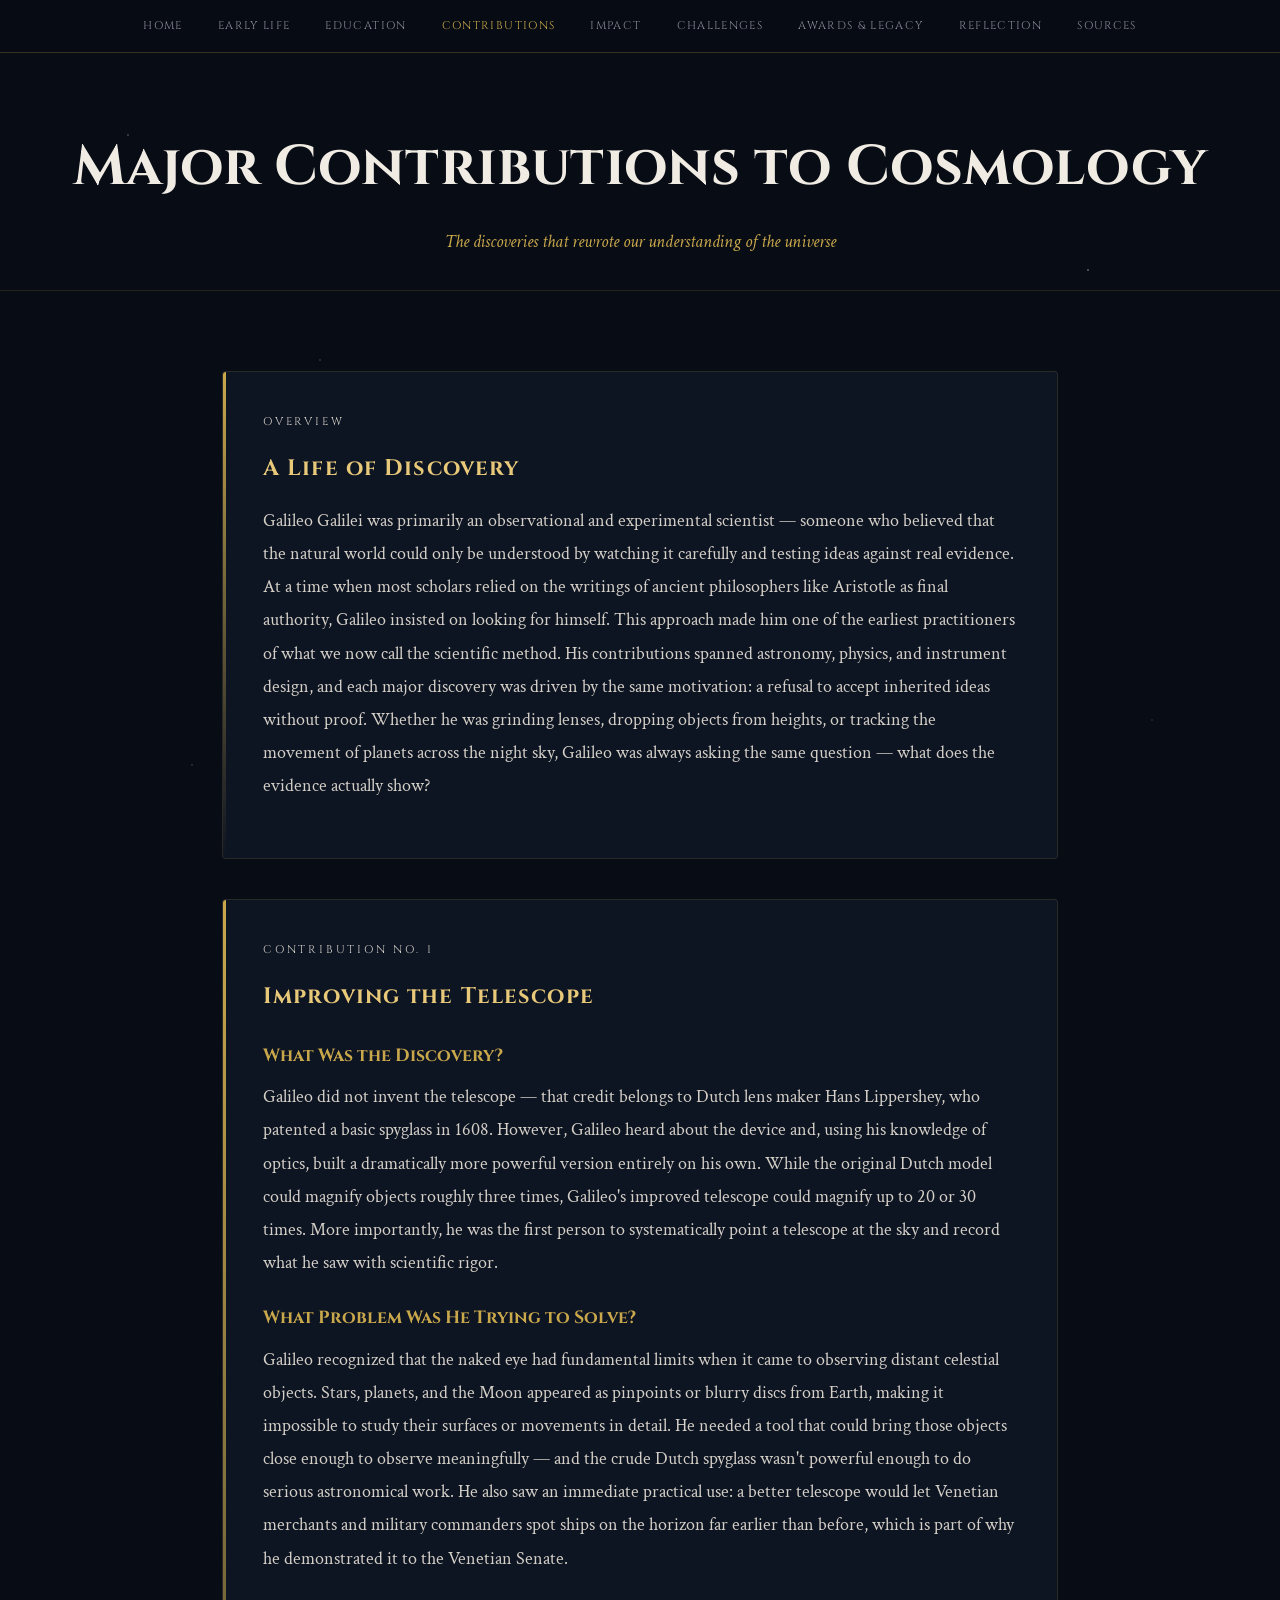
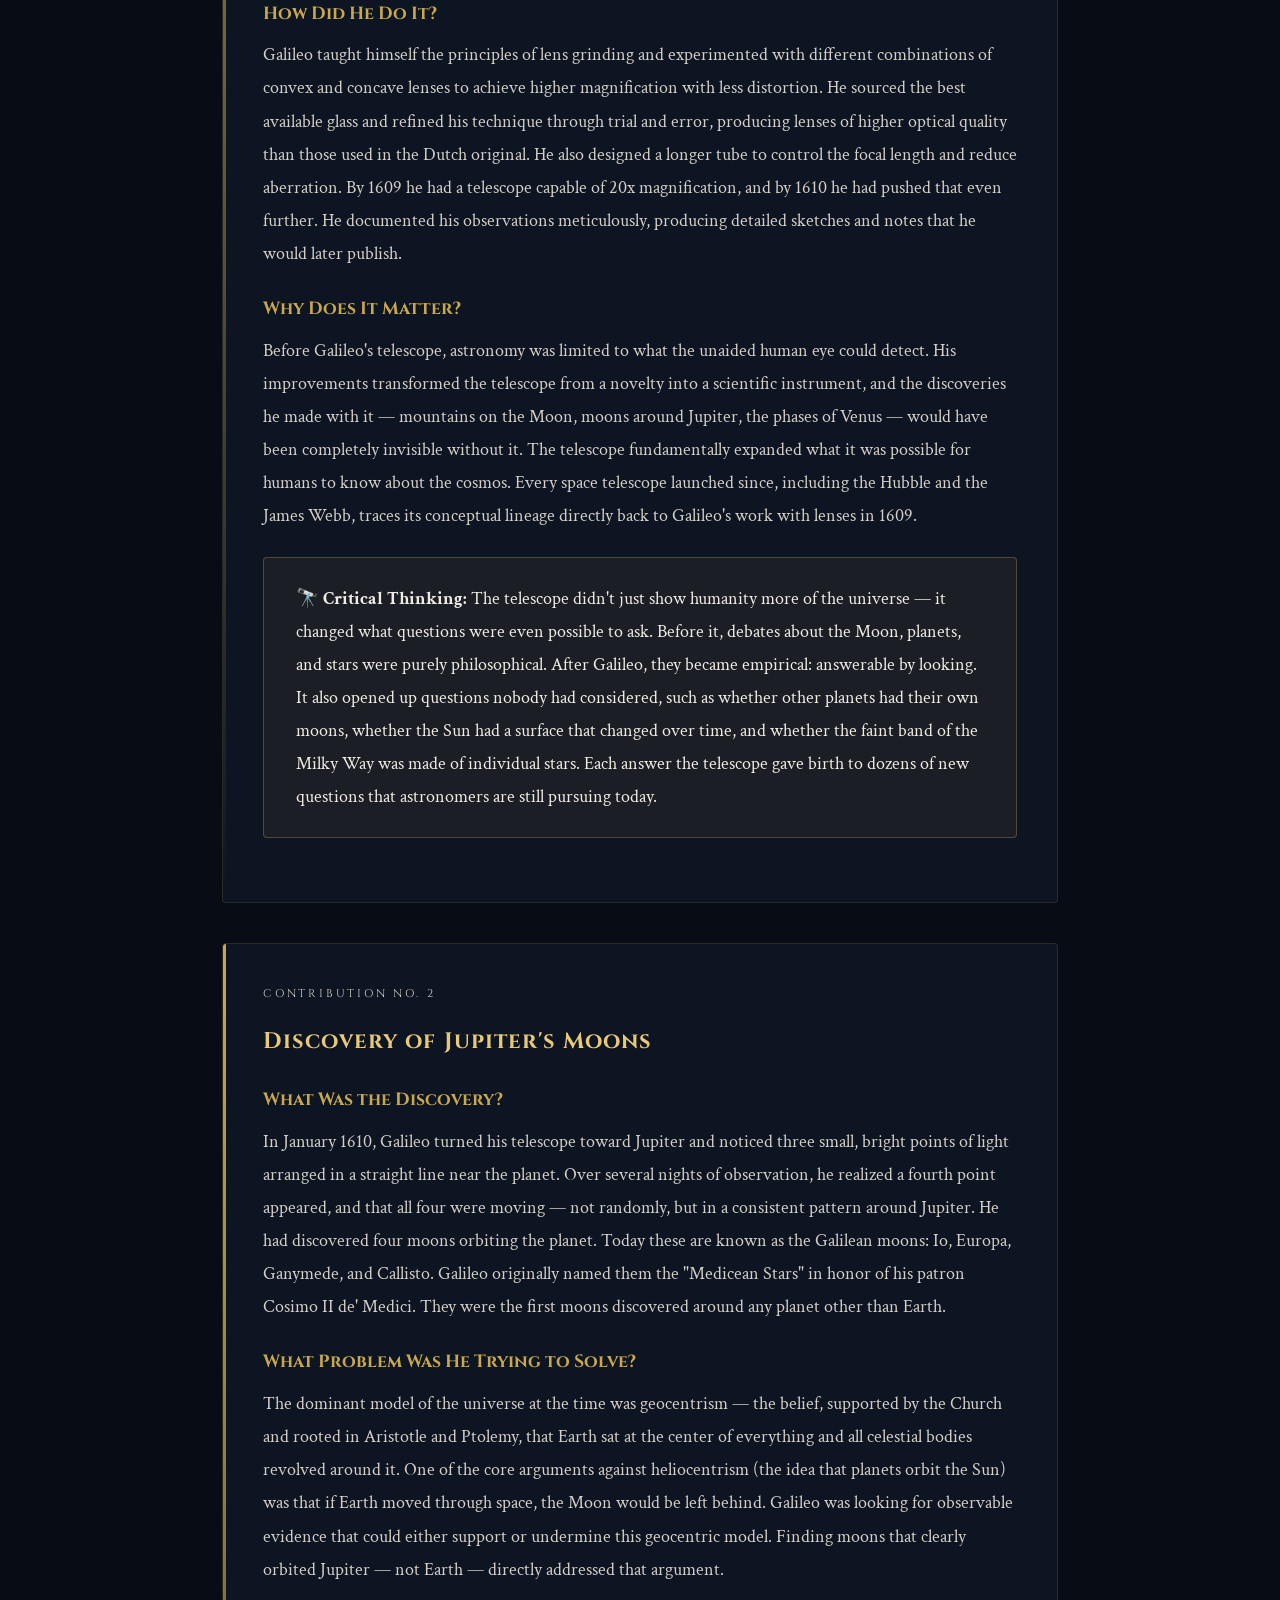
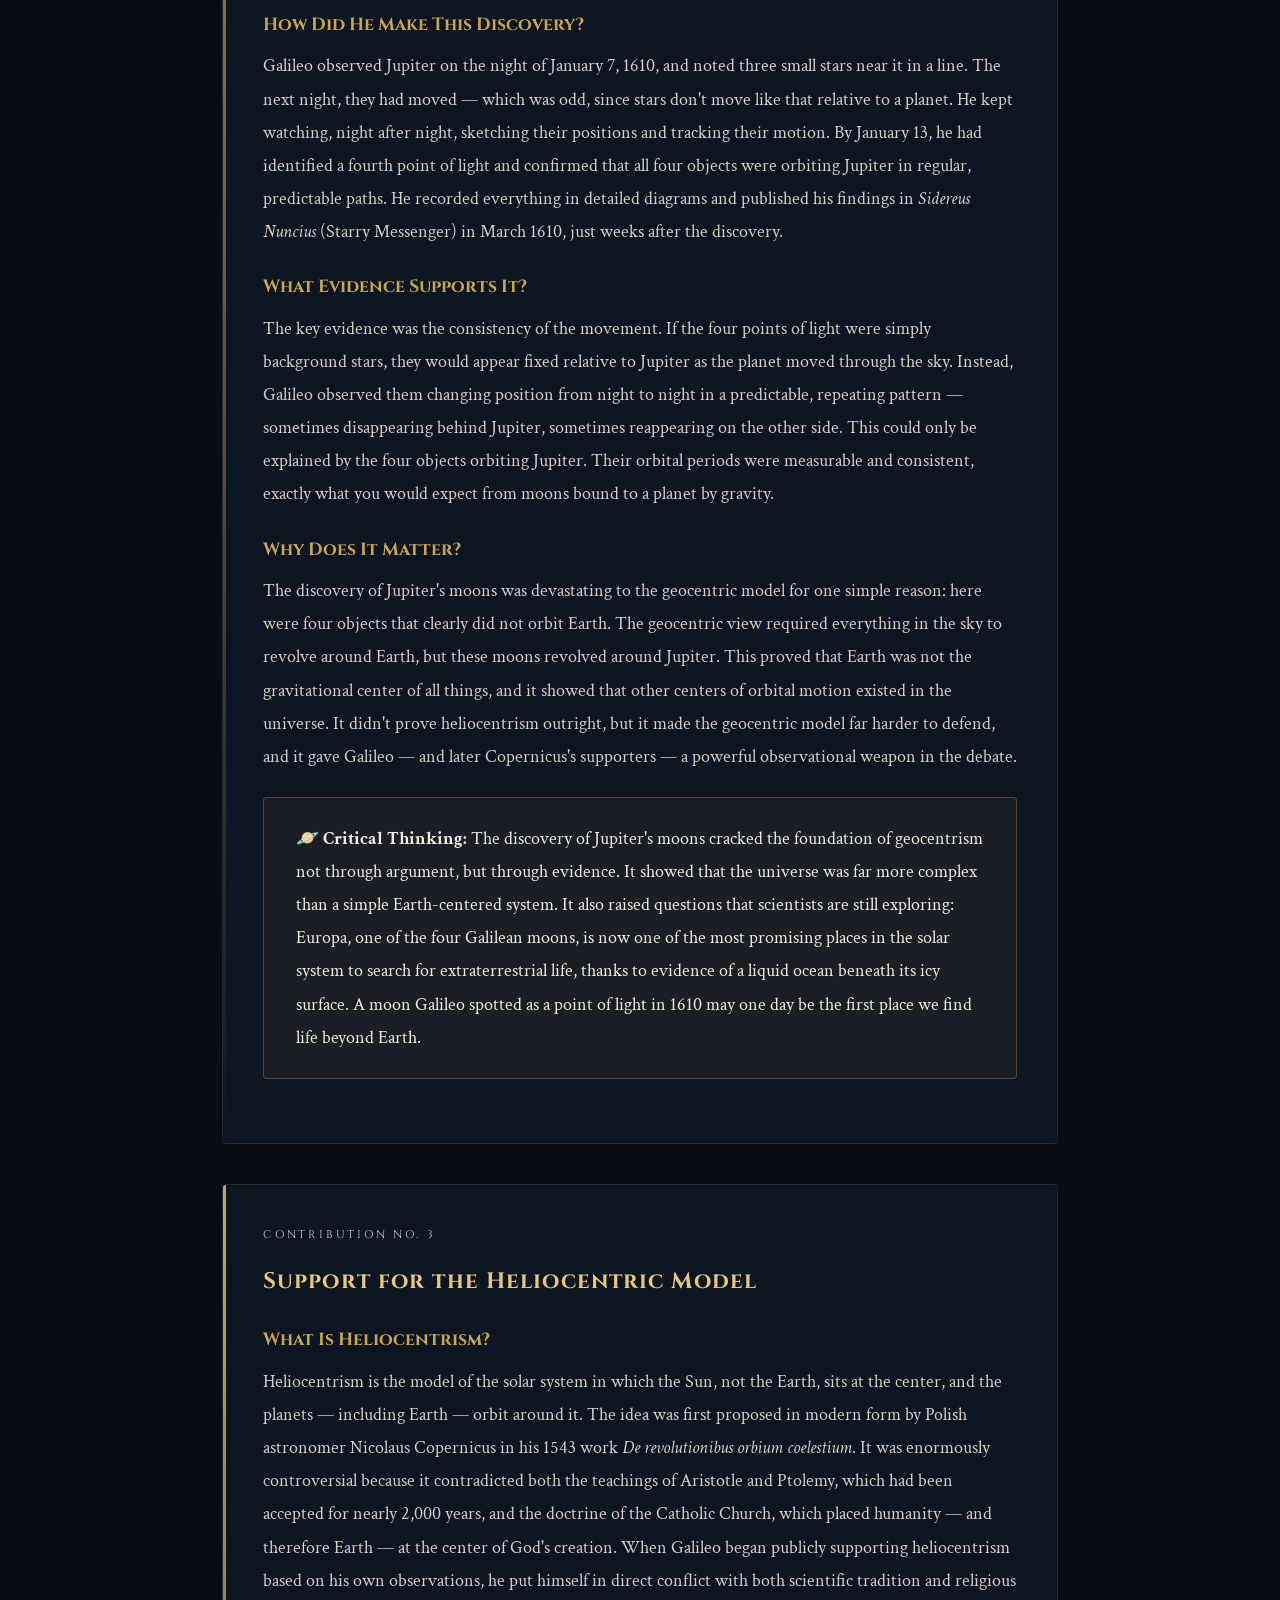
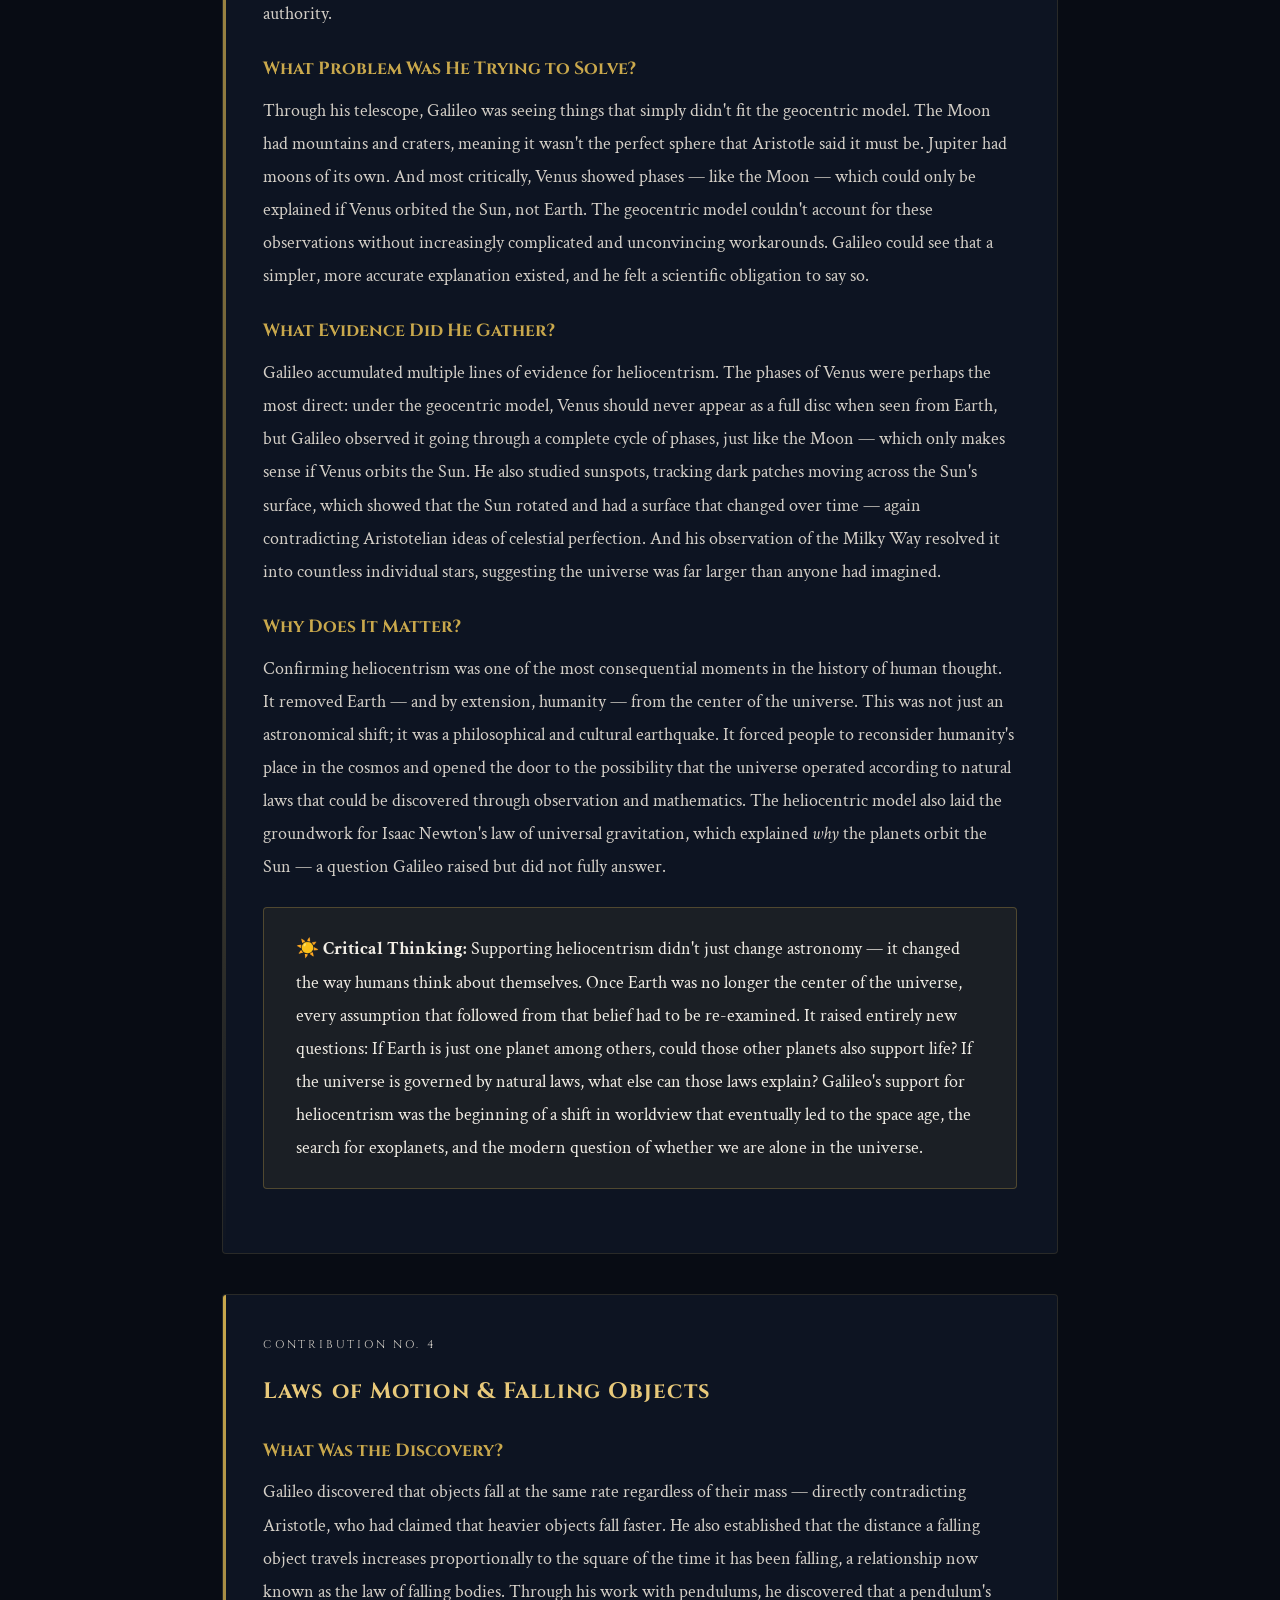
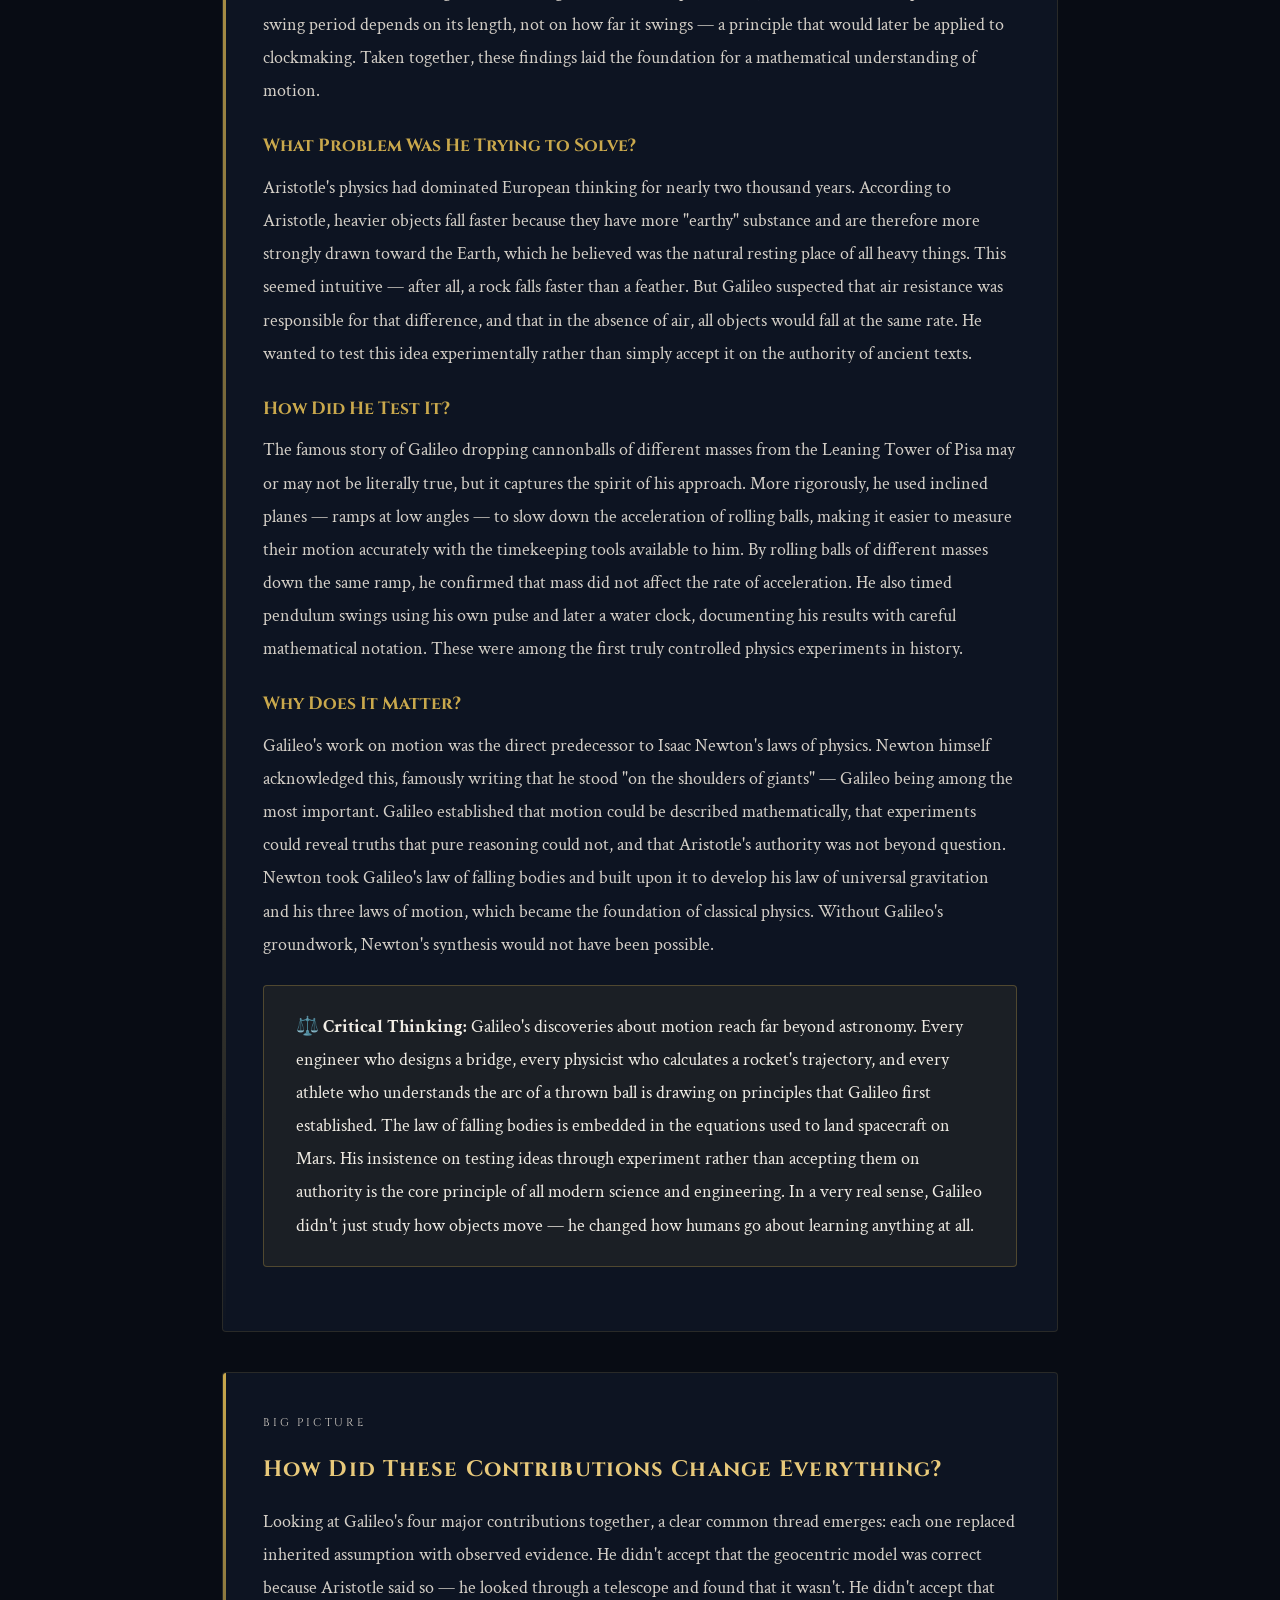
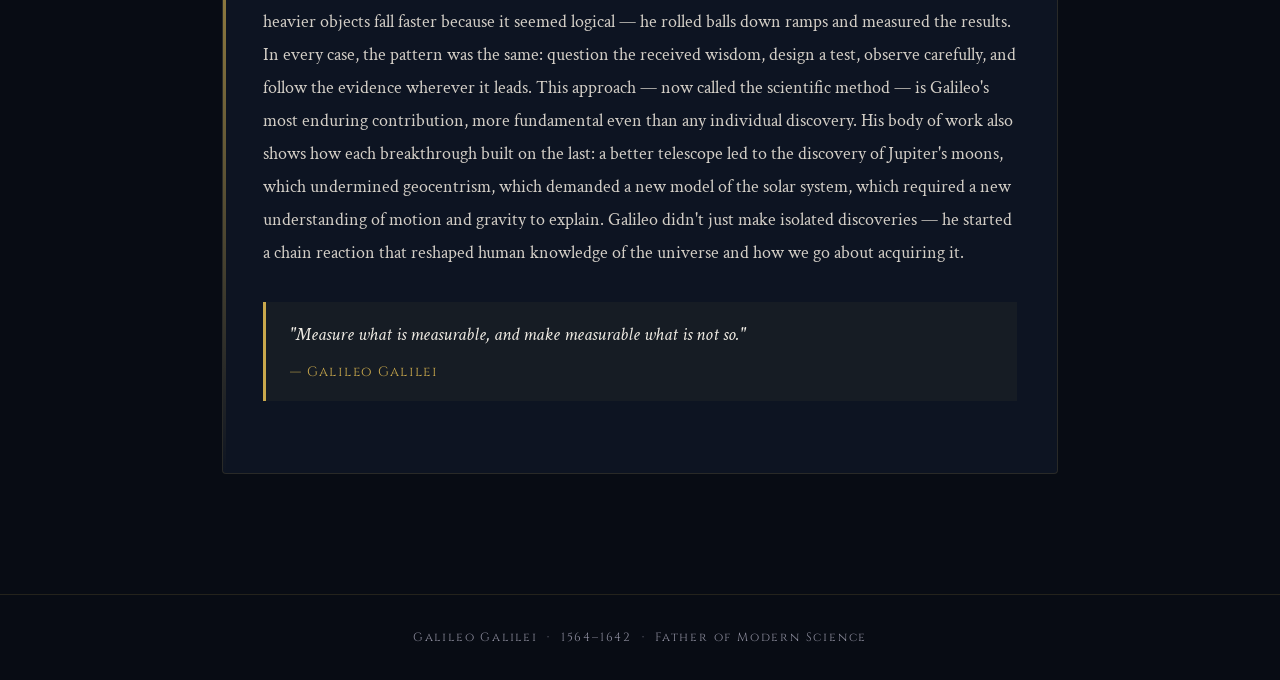
<file: contributions.html>
<!DOCTYPE html>
<html lang="en">
<head>
  <meta charset="UTF-8" />
  <meta name="viewport" content="width=device-width, initial-scale=1.0" />
  <title>Major Contributions — Galileo Galilei</title>
  <link rel="stylesheet" href="style.css" />
</head>
<body>

  <!-- NAVIGATION -->
  <nav>
    <ul>
      <li><a href="index.html">Home</a></li>
      <li><a href="early-life.html">Early Life</a></li>
      <li><a href="education.html">Education</a></li>
      <li><a href="contributions.html" class="active">Contributions</a></li>
      <li><a href="impact.html">Impact</a></li>
      <li><a href="challenges.html">Challenges</a></li>
      <li><a href="awards.html">Awards & Legacy</a></li>
      <li><a href="reflection.html">Reflection</a></li>
      <li><a href="sources.html">Sources</a></li>
    </ul>
  </nav>

  <!-- PAGE HEADER -->
  <div class="page-header">
    <h1>Major Contributions to Cosmology</h1>
    <p class="subtitle">The discoveries that rewrote our understanding of the universe</p>
  </div>

  <main class="container">

    <!-- INTRO -->
    <div class="card">
      <p class="section-label">Overview</p>
      <h2>A Life of Discovery</h2>
      <p>Galileo Galilei was primarily an observational and experimental scientist — someone who believed that the natural world could only be understood by watching it carefully and testing ideas against real evidence. At a time when most scholars relied on the writings of ancient philosophers like Aristotle as final authority, Galileo insisted on looking for himself. This approach made him one of the earliest practitioners of what we now call the scientific method. His contributions spanned astronomy, physics, and instrument design, and each major discovery was driven by the same motivation: a refusal to accept inherited ideas without proof. Whether he was grinding lenses, dropping objects from heights, or tracking the movement of planets across the night sky, Galileo was always asking the same question — what does the evidence actually show?</p>
    </div>

    <!-- CONTRIBUTION 1 — TELESCOPE -->
    <div class="card">
      <p class="section-label">Contribution No. 1</p>
      <h2>Improving the Telescope</h2>

      <h3>What Was the Discovery?</h3>
      <p>Galileo did not invent the telescope — that credit belongs to Dutch lens maker Hans Lippershey, who patented a basic spyglass in 1608. However, Galileo heard about the device and, using his knowledge of optics, built a dramatically more powerful version entirely on his own. While the original Dutch model could magnify objects roughly three times, Galileo's improved telescope could magnify up to 20 or 30 times. More importantly, he was the first person to systematically point a telescope at the sky and record what he saw with scientific rigor.</p>

      <h3>What Problem Was He Trying to Solve?</h3>
      <p>Galileo recognized that the naked eye had fundamental limits when it came to observing distant celestial objects. Stars, planets, and the Moon appeared as pinpoints or blurry discs from Earth, making it impossible to study their surfaces or movements in detail. He needed a tool that could bring those objects close enough to observe meaningfully — and the crude Dutch spyglass wasn't powerful enough to do serious astronomical work. He also saw an immediate practical use: a better telescope would let Venetian merchants and military commanders spot ships on the horizon far earlier than before, which is part of why he demonstrated it to the Venetian Senate.</p>

      <h3>How Did He Do It?</h3>
      <p>Galileo taught himself the principles of lens grinding and experimented with different combinations of convex and concave lenses to achieve higher magnification with less distortion. He sourced the best available glass and refined his technique through trial and error, producing lenses of higher optical quality than those used in the Dutch original. He also designed a longer tube to control the focal length and reduce aberration. By 1609 he had a telescope capable of 20x magnification, and by 1610 he had pushed that even further. He documented his observations meticulously, producing detailed sketches and notes that he would later publish.</p>

      <h3>Why Does It Matter?</h3>
      <p>Before Galileo's telescope, astronomy was limited to what the unaided human eye could detect. His improvements transformed the telescope from a novelty into a scientific instrument, and the discoveries he made with it — mountains on the Moon, moons around Jupiter, the phases of Venus — would have been completely invisible without it. The telescope fundamentally expanded what it was possible for humans to know about the cosmos. Every space telescope launched since, including the Hubble and the James Webb, traces its conceptual lineage directly back to Galileo's work with lenses in 1609.</p>

      <div class="highlight">
        <p>🔭 <strong>Critical Thinking:</strong> The telescope didn't just show humanity more of the universe — it changed what questions were even possible to ask. Before it, debates about the Moon, planets, and stars were purely philosophical. After Galileo, they became empirical: answerable by looking. It also opened up questions nobody had considered, such as whether other planets had their own moons, whether the Sun had a surface that changed over time, and whether the faint band of the Milky Way was made of individual stars. Each answer the telescope gave birth to dozens of new questions that astronomers are still pursuing today.</p>
      </div>
    </div>

    <!-- CONTRIBUTION 2 — JUPITER'S MOONS -->
    <div class="card">
      <p class="section-label">Contribution No. 2</p>
      <h2>Discovery of Jupiter's Moons</h2>

      <h3>What Was the Discovery?</h3>
      <p>In January 1610, Galileo turned his telescope toward Jupiter and noticed three small, bright points of light arranged in a straight line near the planet. Over several nights of observation, he realized a fourth point appeared, and that all four were moving — not randomly, but in a consistent pattern around Jupiter. He had discovered four moons orbiting the planet. Today these are known as the Galilean moons: Io, Europa, Ganymede, and Callisto. Galileo originally named them the "Medicean Stars" in honor of his patron Cosimo II de' Medici. They were the first moons discovered around any planet other than Earth.</p>

      <h3>What Problem Was He Trying to Solve?</h3>
      <p>The dominant model of the universe at the time was geocentrism — the belief, supported by the Church and rooted in Aristotle and Ptolemy, that Earth sat at the center of everything and all celestial bodies revolved around it. One of the core arguments against heliocentrism (the idea that planets orbit the Sun) was that if Earth moved through space, the Moon would be left behind. Galileo was looking for observable evidence that could either support or undermine this geocentric model. Finding moons that clearly orbited Jupiter — not Earth — directly addressed that argument.</p>

      <h3>How Did He Make This Discovery?</h3>
      <p>Galileo observed Jupiter on the night of January 7, 1610, and noted three small stars near it in a line. The next night, they had moved — which was odd, since stars don't move like that relative to a planet. He kept watching, night after night, sketching their positions and tracking their motion. By January 13, he had identified a fourth point of light and confirmed that all four objects were orbiting Jupiter in regular, predictable paths. He recorded everything in detailed diagrams and published his findings in <em>Sidereus Nuncius</em> (Starry Messenger) in March 1610, just weeks after the discovery.</p>

      <h3>What Evidence Supports It?</h3>
      <p>The key evidence was the consistency of the movement. If the four points of light were simply background stars, they would appear fixed relative to Jupiter as the planet moved through the sky. Instead, Galileo observed them changing position from night to night in a predictable, repeating pattern — sometimes disappearing behind Jupiter, sometimes reappearing on the other side. This could only be explained by the four objects orbiting Jupiter. Their orbital periods were measurable and consistent, exactly what you would expect from moons bound to a planet by gravity.</p>

      <h3>Why Does It Matter?</h3>
      <p>The discovery of Jupiter's moons was devastating to the geocentric model for one simple reason: here were four objects that clearly did not orbit Earth. The geocentric view required everything in the sky to revolve around Earth, but these moons revolved around Jupiter. This proved that Earth was not the gravitational center of all things, and it showed that other centers of orbital motion existed in the universe. It didn't prove heliocentrism outright, but it made the geocentric model far harder to defend, and it gave Galileo — and later Copernicus's supporters — a powerful observational weapon in the debate.</p>

      <div class="highlight">
        <p>🪐 <strong>Critical Thinking:</strong> The discovery of Jupiter's moons cracked the foundation of geocentrism not through argument, but through evidence. It showed that the universe was far more complex than a simple Earth-centered system. It also raised questions that scientists are still exploring: Europa, one of the four Galilean moons, is now one of the most promising places in the solar system to search for extraterrestrial life, thanks to evidence of a liquid ocean beneath its icy surface. A moon Galileo spotted as a point of light in 1610 may one day be the first place we find life beyond Earth.</p>
      </div>
    </div>

    <!-- CONTRIBUTION 3 — HELIOCENTRISM -->
    <div class="card">
      <p class="section-label">Contribution No. 3</p>
      <h2>Support for the Heliocentric Model</h2>

      <h3>What Is Heliocentrism?</h3>
      <p>Heliocentrism is the model of the solar system in which the Sun, not the Earth, sits at the center, and the planets — including Earth — orbit around it. The idea was first proposed in modern form by Polish astronomer Nicolaus Copernicus in his 1543 work <em>De revolutionibus orbium coelestium</em>. It was enormously controversial because it contradicted both the teachings of Aristotle and Ptolemy, which had been accepted for nearly 2,000 years, and the doctrine of the Catholic Church, which placed humanity — and therefore Earth — at the center of God's creation. When Galileo began publicly supporting heliocentrism based on his own observations, he put himself in direct conflict with both scientific tradition and religious authority.</p>

      <h3>What Problem Was He Trying to Solve?</h3>
      <p>Through his telescope, Galileo was seeing things that simply didn't fit the geocentric model. The Moon had mountains and craters, meaning it wasn't the perfect sphere that Aristotle said it must be. Jupiter had moons of its own. And most critically, Venus showed phases — like the Moon — which could only be explained if Venus orbited the Sun, not Earth. The geocentric model couldn't account for these observations without increasingly complicated and unconvincing workarounds. Galileo could see that a simpler, more accurate explanation existed, and he felt a scientific obligation to say so.</p>

      <h3>What Evidence Did He Gather?</h3>
      <p>Galileo accumulated multiple lines of evidence for heliocentrism. The phases of Venus were perhaps the most direct: under the geocentric model, Venus should never appear as a full disc when seen from Earth, but Galileo observed it going through a complete cycle of phases, just like the Moon — which only makes sense if Venus orbits the Sun. He also studied sunspots, tracking dark patches moving across the Sun's surface, which showed that the Sun rotated and had a surface that changed over time — again contradicting Aristotelian ideas of celestial perfection. And his observation of the Milky Way resolved it into countless individual stars, suggesting the universe was far larger than anyone had imagined.</p>

      <h3>Why Does It Matter?</h3>
      <p>Confirming heliocentrism was one of the most consequential moments in the history of human thought. It removed Earth — and by extension, humanity — from the center of the universe. This was not just an astronomical shift; it was a philosophical and cultural earthquake. It forced people to reconsider humanity's place in the cosmos and opened the door to the possibility that the universe operated according to natural laws that could be discovered through observation and mathematics. The heliocentric model also laid the groundwork for Isaac Newton's law of universal gravitation, which explained <em>why</em> the planets orbit the Sun — a question Galileo raised but did not fully answer.</p>

      <div class="highlight">
        <p>☀️ <strong>Critical Thinking:</strong> Supporting heliocentrism didn't just change astronomy — it changed the way humans think about themselves. Once Earth was no longer the center of the universe, every assumption that followed from that belief had to be re-examined. It raised entirely new questions: If Earth is just one planet among others, could those other planets also support life? If the universe is governed by natural laws, what else can those laws explain? Galileo's support for heliocentrism was the beginning of a shift in worldview that eventually led to the space age, the search for exoplanets, and the modern question of whether we are alone in the universe.</p>
      </div>
    </div>

    <!-- CONTRIBUTION 4 — LAWS OF MOTION -->
    <div class="card">
      <p class="section-label">Contribution No. 4</p>
      <h2>Laws of Motion & Falling Objects</h2>

      <h3>What Was the Discovery?</h3>
      <p>Galileo discovered that objects fall at the same rate regardless of their mass — directly contradicting Aristotle, who had claimed that heavier objects fall faster. He also established that the distance a falling object travels increases proportionally to the square of the time it has been falling, a relationship now known as the law of falling bodies. Through his work with pendulums, he discovered that a pendulum's swing period depends on its length, not on how far it swings — a principle that would later be applied to clockmaking. Taken together, these findings laid the foundation for a mathematical understanding of motion.</p>

      <h3>What Problem Was He Trying to Solve?</h3>
      <p>Aristotle's physics had dominated European thinking for nearly two thousand years. According to Aristotle, heavier objects fall faster because they have more "earthy" substance and are therefore more strongly drawn toward the Earth, which he believed was the natural resting place of all heavy things. This seemed intuitive — after all, a rock falls faster than a feather. But Galileo suspected that air resistance was responsible for that difference, and that in the absence of air, all objects would fall at the same rate. He wanted to test this idea experimentally rather than simply accept it on the authority of ancient texts.</p>

      <h3>How Did He Test It?</h3>
      <p>The famous story of Galileo dropping cannonballs of different masses from the Leaning Tower of Pisa may or may not be literally true, but it captures the spirit of his approach. More rigorously, he used inclined planes — ramps at low angles — to slow down the acceleration of rolling balls, making it easier to measure their motion accurately with the timekeeping tools available to him. By rolling balls of different masses down the same ramp, he confirmed that mass did not affect the rate of acceleration. He also timed pendulum swings using his own pulse and later a water clock, documenting his results with careful mathematical notation. These were among the first truly controlled physics experiments in history.</p>

      <h3>Why Does It Matter?</h3>
      <p>Galileo's work on motion was the direct predecessor to Isaac Newton's laws of physics. Newton himself acknowledged this, famously writing that he stood "on the shoulders of giants" — Galileo being among the most important. Galileo established that motion could be described mathematically, that experiments could reveal truths that pure reasoning could not, and that Aristotle's authority was not beyond question. Newton took Galileo's law of falling bodies and built upon it to develop his law of universal gravitation and his three laws of motion, which became the foundation of classical physics. Without Galileo's groundwork, Newton's synthesis would not have been possible.</p>

      <div class="highlight">
        <p>⚖️ <strong>Critical Thinking:</strong> Galileo's discoveries about motion reach far beyond astronomy. Every engineer who designs a bridge, every physicist who calculates a rocket's trajectory, and every athlete who understands the arc of a thrown ball is drawing on principles that Galileo first established. The law of falling bodies is embedded in the equations used to land spacecraft on Mars. His insistence on testing ideas through experiment rather than accepting them on authority is the core principle of all modern science and engineering. In a very real sense, Galileo didn't just study how objects move — he changed how humans go about learning anything at all.</p>
      </div>
    </div>

    <!-- OVERALL CRITICAL THINKING -->
    <div class="card">
      <p class="section-label">Big Picture</p>
      <h2>How Did These Contributions Change Everything?</h2>
      <p>Looking at Galileo's four major contributions together, a clear common thread emerges: each one replaced inherited assumption with observed evidence. He didn't accept that the geocentric model was correct because Aristotle said so — he looked through a telescope and found that it wasn't. He didn't accept that heavier objects fall faster because it seemed logical — he rolled balls down ramps and measured the results. In every case, the pattern was the same: question the received wisdom, design a test, observe carefully, and follow the evidence wherever it leads. This approach — now called the scientific method — is Galileo's most enduring contribution, more fundamental even than any individual discovery. His body of work also shows how each breakthrough built on the last: a better telescope led to the discovery of Jupiter's moons, which undermined geocentrism, which demanded a new model of the solar system, which required a new understanding of motion and gravity to explain. Galileo didn't just make isolated discoveries — he started a chain reaction that reshaped human knowledge of the universe and how we go about acquiring it.</p>

      <blockquote>
        "Measure what is measurable, and make measurable what is not so."
        <cite>— Galileo Galilei</cite>
      </blockquote>
    </div>

  </main>

  <footer>
    <p>Galileo Galilei &nbsp;·&nbsp; 1564–1642 &nbsp;·&nbsp; Father of Modern Science</p>
  </footer>

</body>
</html>
</file>
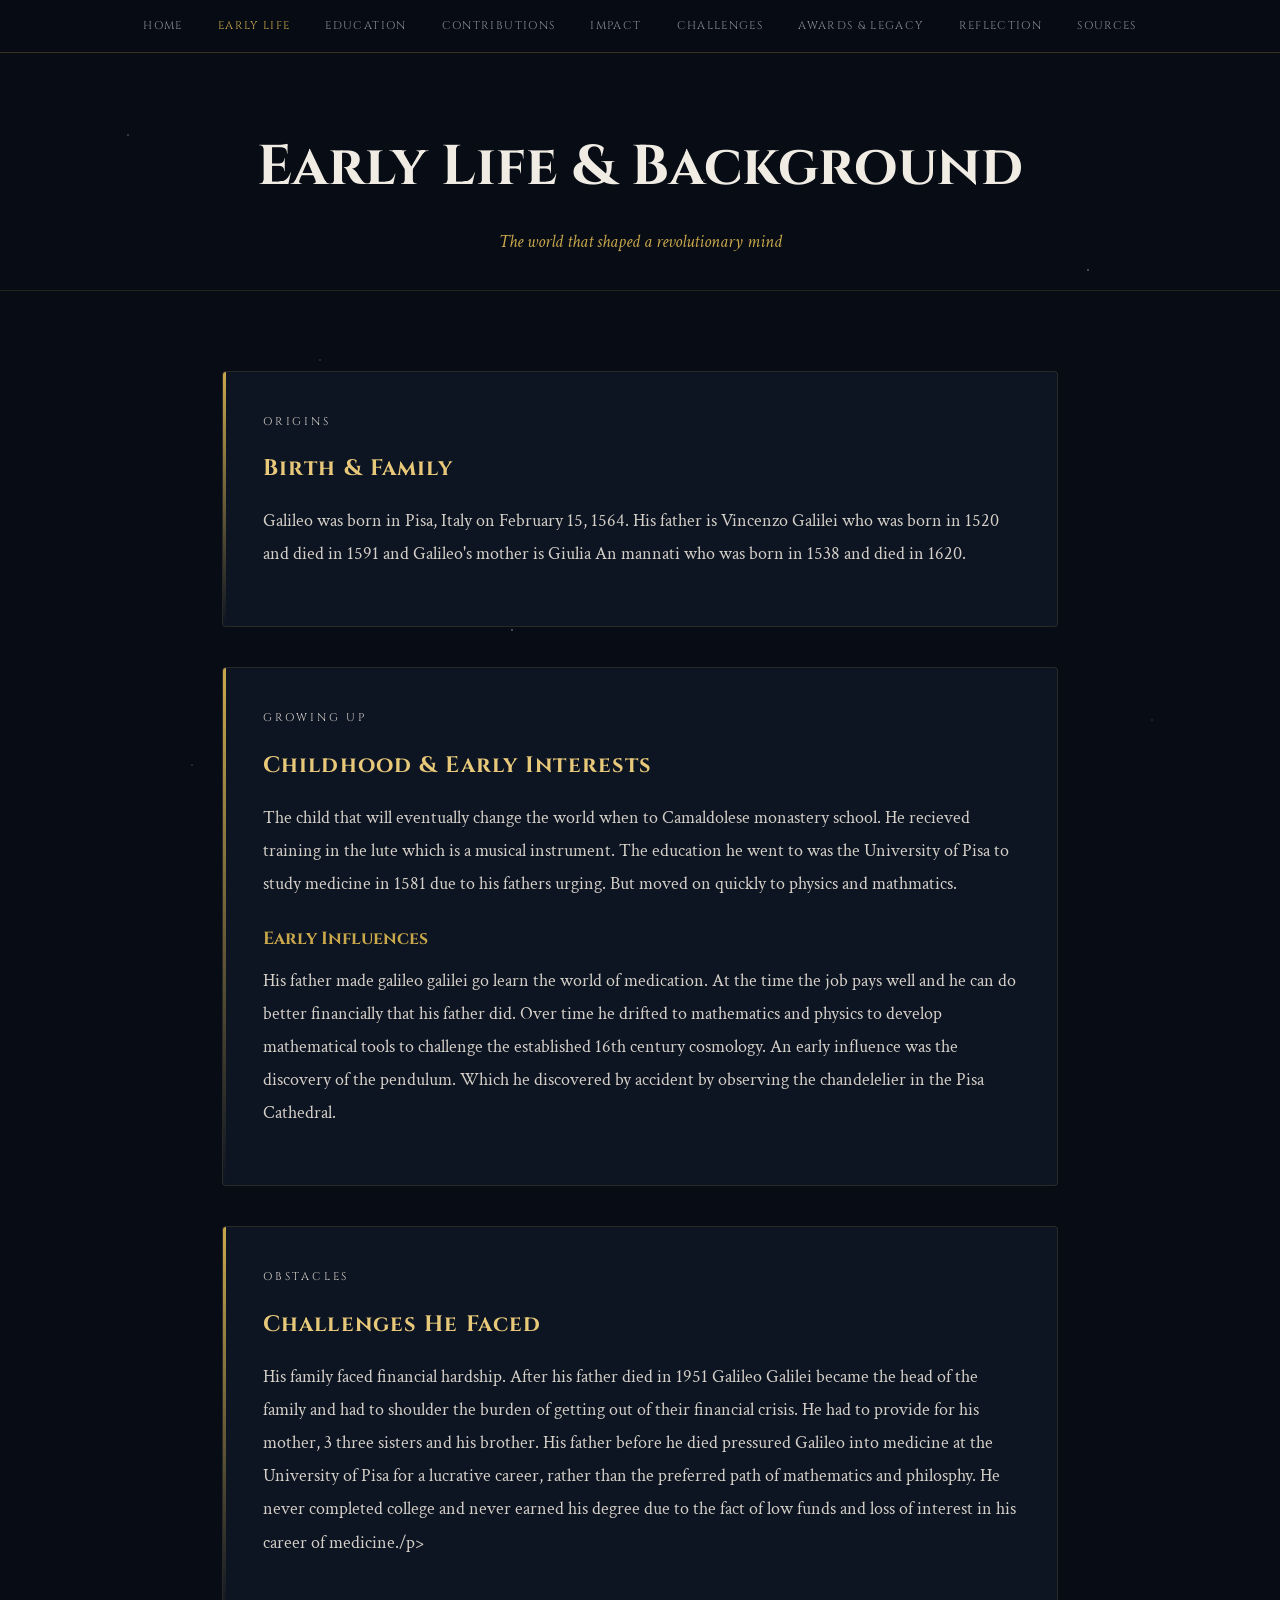
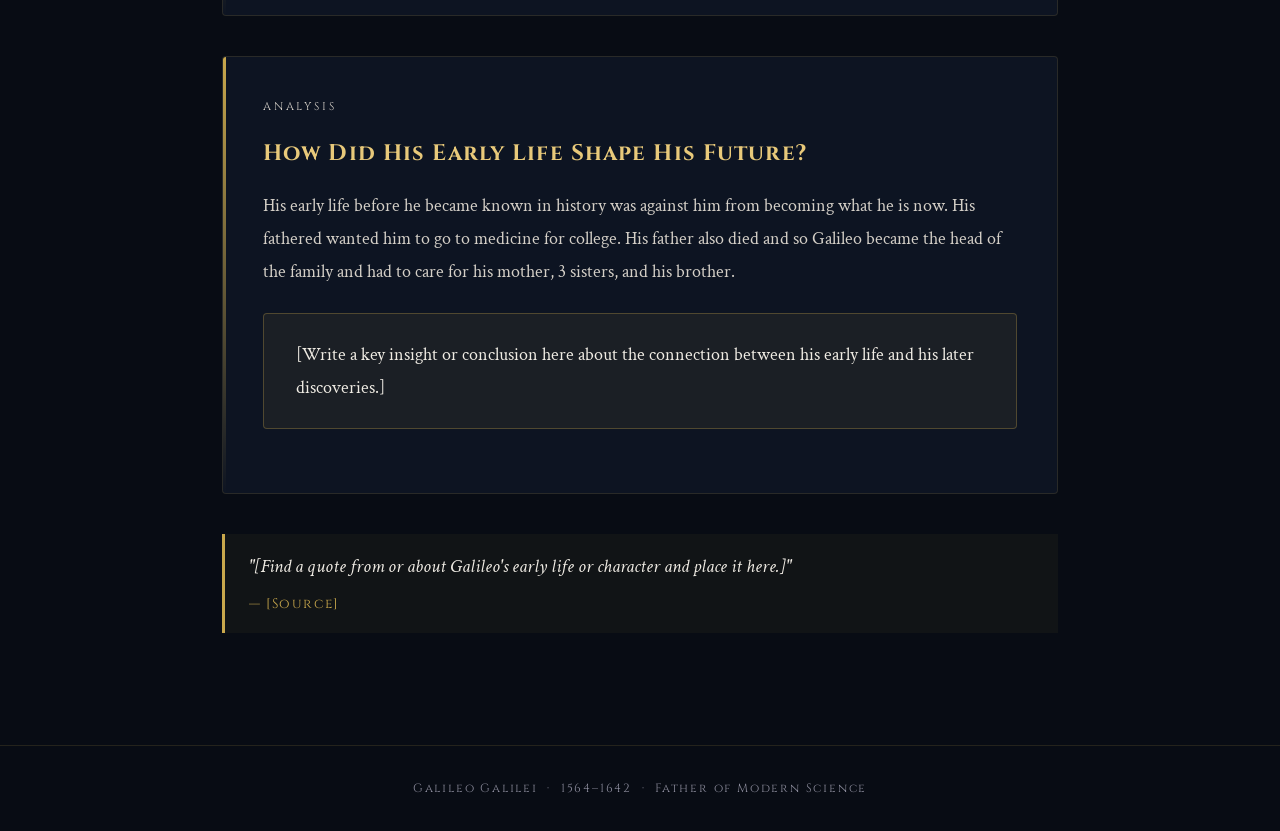
<file: early-life.html>
<!DOCTYPE html>
<html lang="en">
<head>
  <meta charset="UTF-8" />
  <meta name="viewport" content="width=device-width, initial-scale=1.0" />
  <title>Early Life — Galileo Galilei</title>
  <link rel="stylesheet" href="style.css" />
</head>
<body>

  <!-- NAVIGATION -->
  <nav>
    <ul>
      <li><a href="index.html">Home</a></li>
      <li><a href="early-life.html" class="active">Early Life</a></li>
      <li><a href="education.html">Education</a></li>
      <li><a href="contributions.html">Contributions</a></li>
      <li><a href="impact.html">Impact</a></li>
      <li><a href="challenges.html">Challenges</a></li>
      <li><a href="awards.html">Awards & Legacy</a></li>
      <li><a href="reflection.html">Reflection</a></li>
      <li><a href="sources.html">Sources</a></li>
    </ul>
  </nav>

  <!-- PAGE HEADER -->
  <div class="page-header">
    <h1>Early Life & Background</h1>
    <p class="subtitle">The world that shaped a revolutionary mind</p>
  </div>

  <main class="container">

    <!-- BIRTH & ORIGINS -->
    <div class="card">
      <p class="section-label">Origins</p>
      <h2>Birth & Family</h2>
      <p>Galileo was born in Pisa, Italy on February 15, 1564. His father is Vincenzo Galilei who was born in 1520 and died in 1591 and Galileo's mother is Giulia An mannati who was born in 1538 and died in 1620.</p>
    </div>

    <!-- CHILDHOOD -->
    <div class="card">
      <p class="section-label">Growing Up</p>
      <h2>Childhood & Early Interests</h2>
      <p>The child that will eventually change the world when to Camaldolese monastery school. He recieved training in the lute which is a musical instrument. The education he went to was the University of Pisa to study medicine in 1581 due to his fathers urging. But moved on quickly to physics and mathmatics.</p>

      <h3>Early Influences</h3>
      <p>His father made galileo galilei go learn the world of medication. At the time the job pays well and he can do better financially that his father did. Over time he drifted to mathematics and physics to develop mathematical tools to challenge the established 16th century cosmology. An early influence was the discovery of the pendulum. Which he discovered by accident by observing the chandelelier in the Pisa Cathedral.</p>
    </div>

    <!-- CHALLENGES -->
    <div class="card">
      <p class="section-label">Obstacles</p>
      <h2>Challenges He Faced</h2>
      <p>His family faced financial hardship. After his father died in 1951 Galileo Galilei became the head of the family and had to shoulder the burden of getting out of their financial crisis. He had to provide for his mother, 3 three sisters and his brother. His father before he died pressured Galileo into medicine at the University of Pisa for a lucrative career, rather than the preferred path of mathematics and philosphy. He never completed college and never earned his degree due to the fact of low funds and loss of interest in his career of medicine./p>
    </div>

    <!-- ANALYSIS -->
    <div class="card">
      <p class="section-label">Analysis</p>
      <h2>How Did His Early Life Shape His Future?</h2>
      <p>His early life before he became known in history was against him from becoming what he is now. His fathered wanted him to go to medicine for college. His father also died and so Galileo became the head of the family and had to care for his mother, 3 sisters, and his brother.</p>

      <div class="highlight">
        <p>[Write a key insight or conclusion here about the connection between his early life and his later discoveries.]</p>
      </div>
    </div>

    <!-- QUOTE -->
    <blockquote>
      "[Find a quote from or about Galileo's early life or character and place it here.]"
      <cite>— [Source]</cite>
    </blockquote>

  </main>

  <footer>
    <p>Galileo Galilei &nbsp;·&nbsp; 1564–1642 &nbsp;·&nbsp; Father of Modern Science</p>
  </footer>

</body>
</html>
</file>
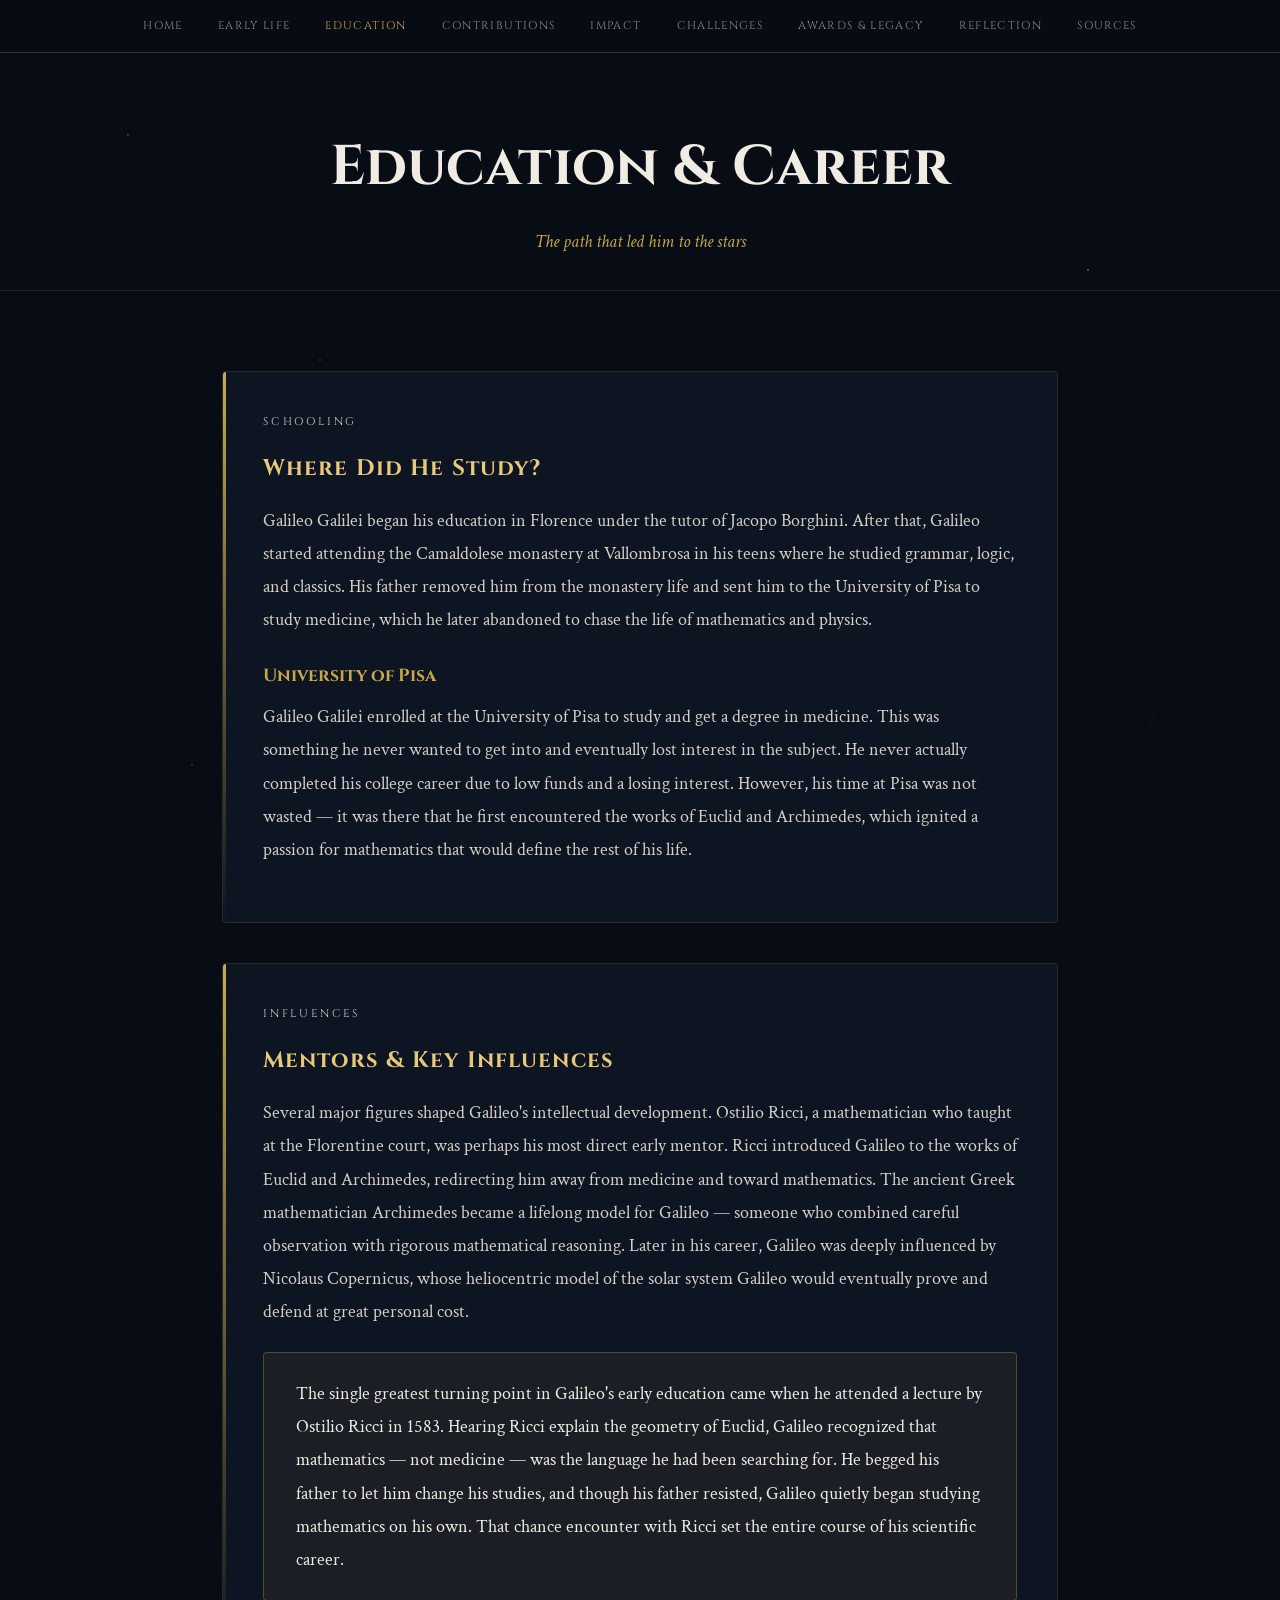
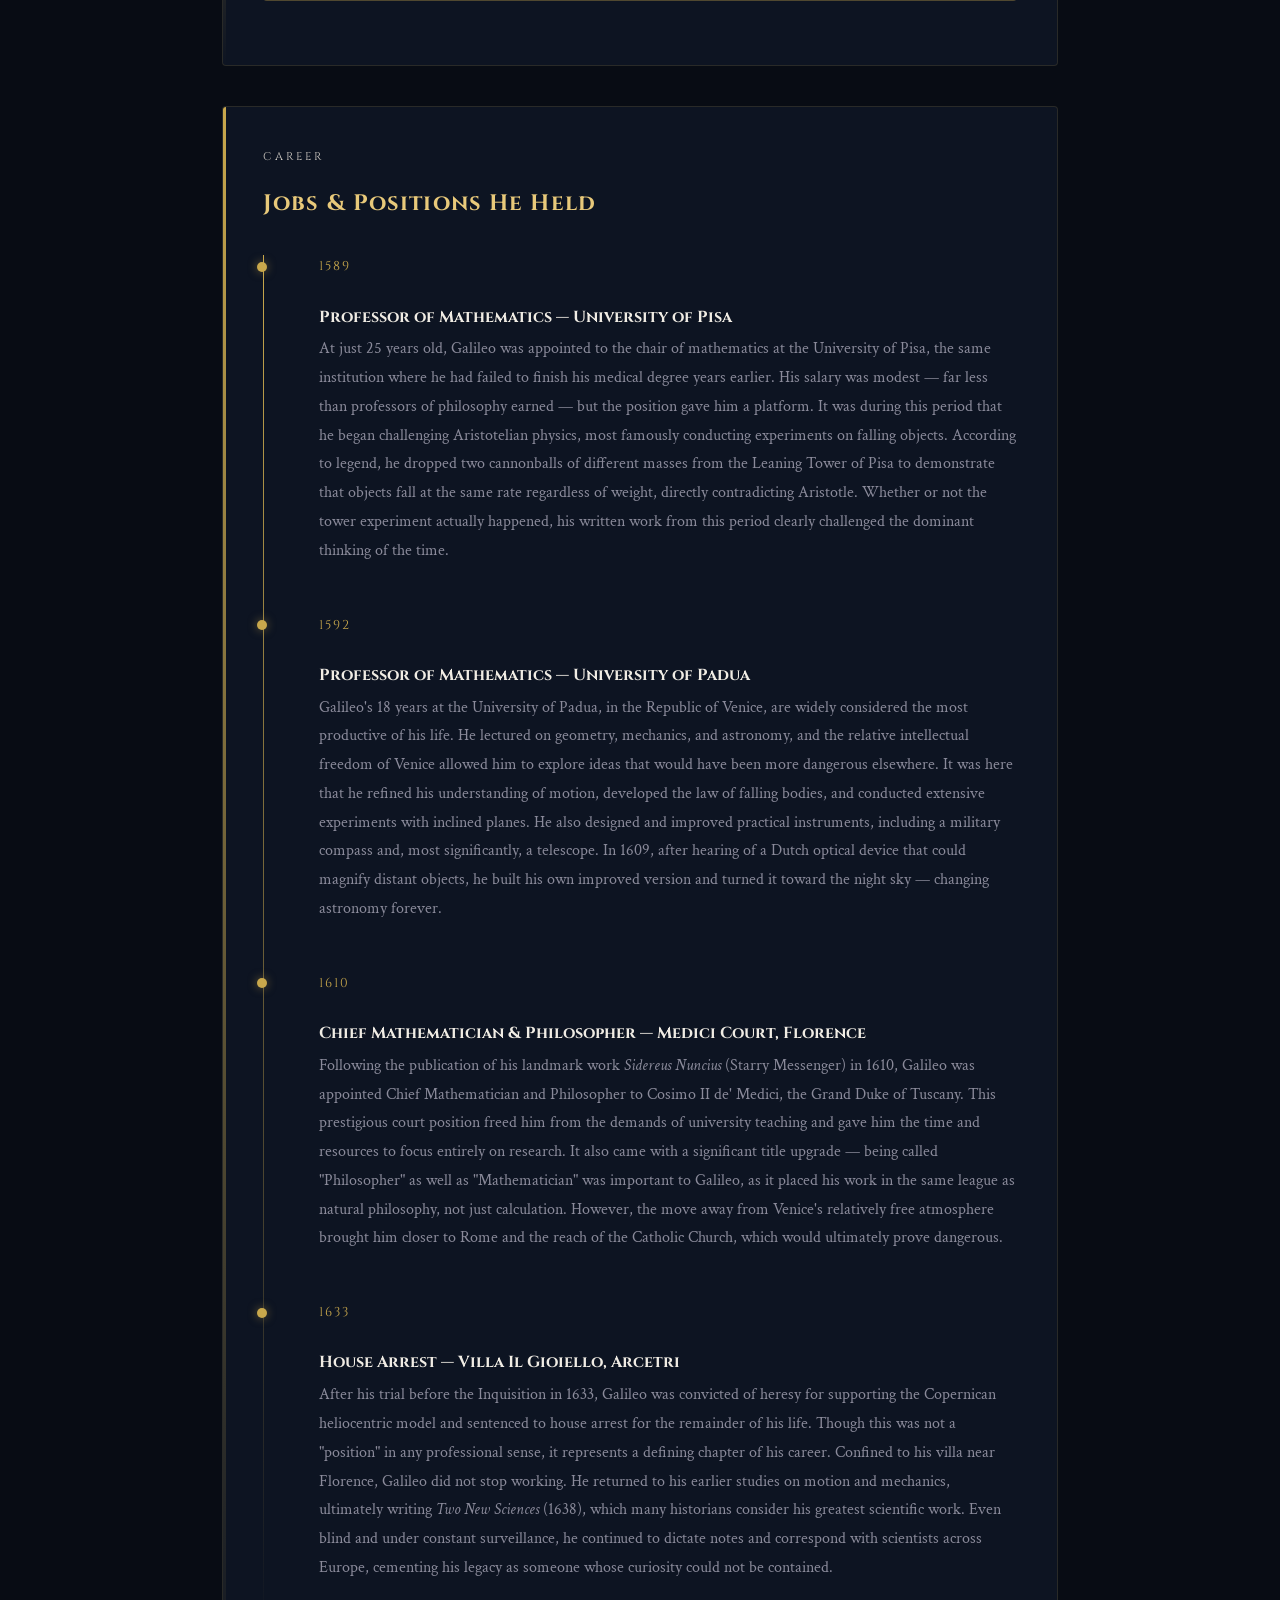
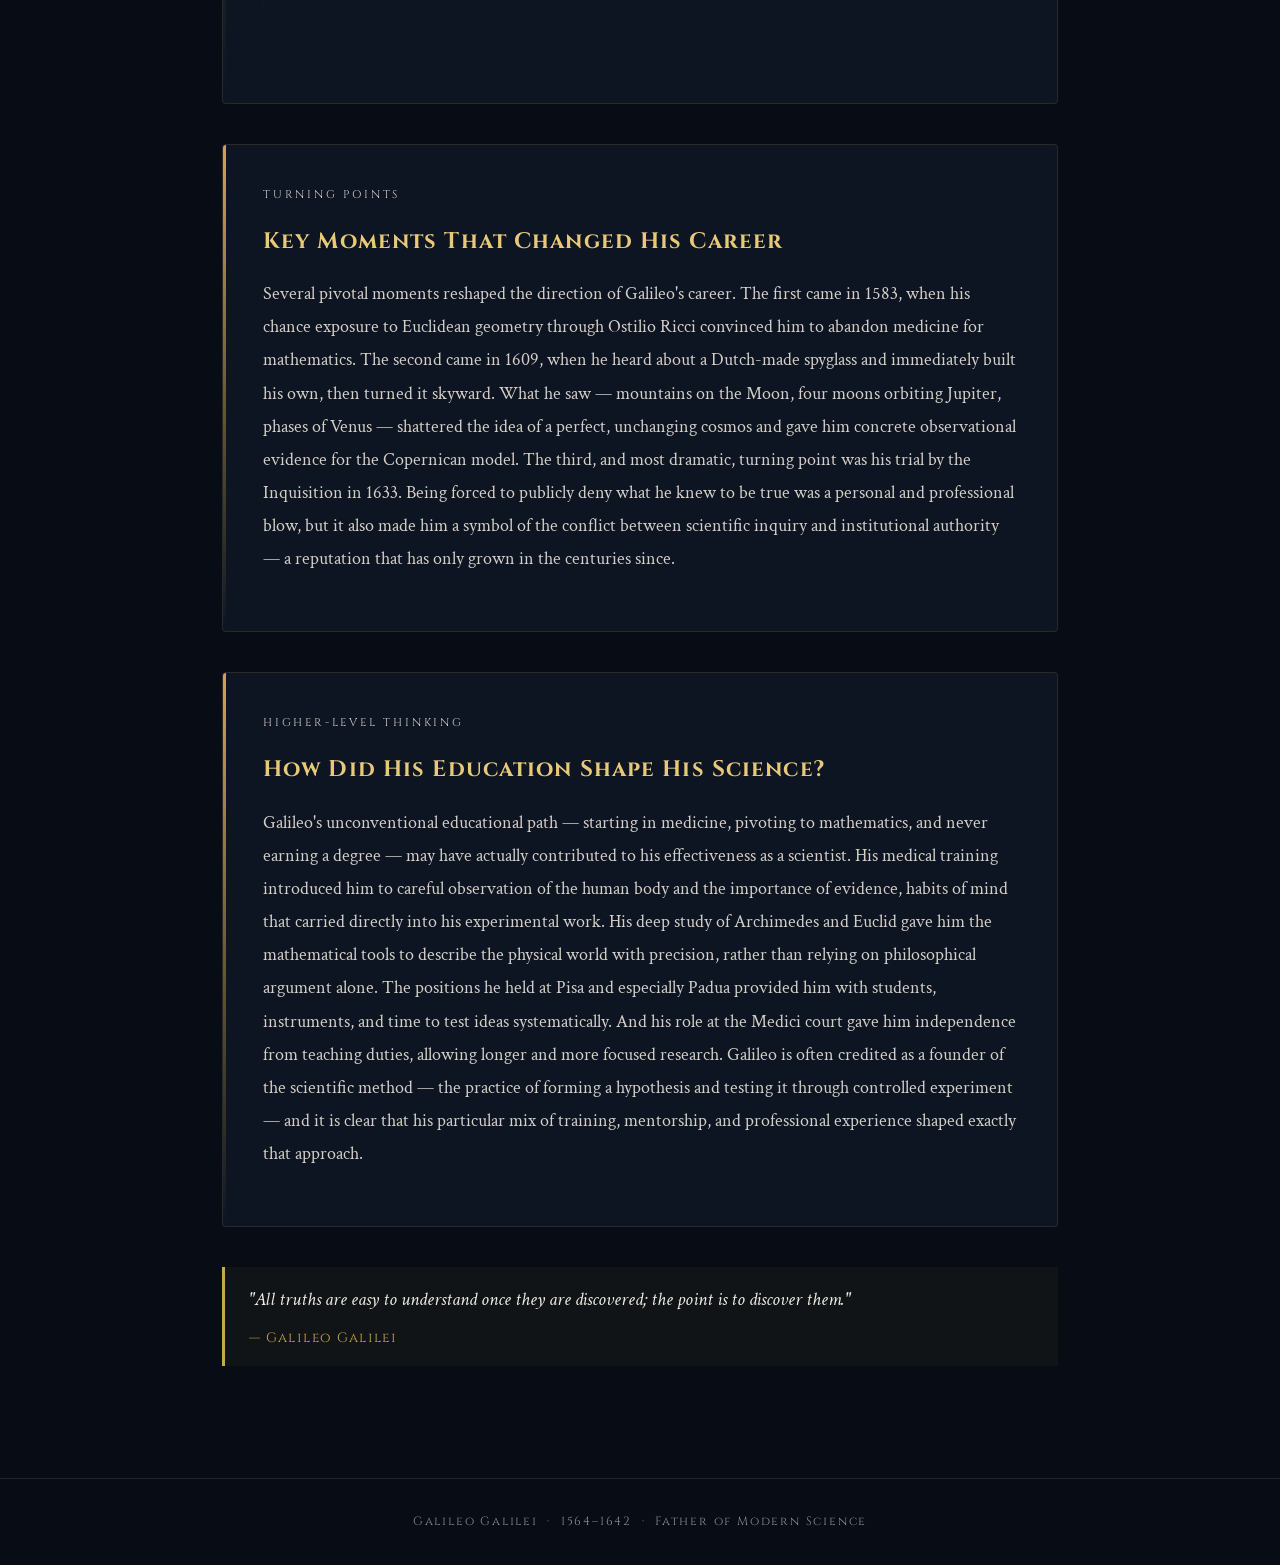
<file: education.html>
<!DOCTYPE html>
<html lang="en">
<head>
  <meta charset="UTF-8" />
  <meta name="viewport" content="width=device-width, initial-scale=1.0" />
  <title>Education & Career — Galileo Galilei</title>
  <link rel="stylesheet" href="style.css" />
</head>
<body>

  <!-- NAVIGATION -->
  <nav>
    <ul>
      <li><a href="index.html">Home</a></li>
      <li><a href="early-life.html">Early Life</a></li>
      <li><a href="education.html" class="active">Education</a></li>
      <li><a href="contributions.html">Contributions</a></li>
      <li><a href="impact.html">Impact</a></li>
      <li><a href="challenges.html">Challenges</a></li>
      <li><a href="awards.html">Awards & Legacy</a></li>
      <li><a href="reflection.html">Reflection</a></li>
      <li><a href="sources.html">Sources</a></li>
    </ul>
  </nav>

  <!-- PAGE HEADER -->
  <div class="page-header">
    <h1>Education & Career</h1>
    <p class="subtitle">The path that led him to the stars</p>
  </div>

  <main class="container">

    <!-- SCHOOLING -->
    <div class="card">
      <p class="section-label">Schooling</p>
      <h2>Where Did He Study?</h2>
      <p>Galileo Galilei began his education in Florence under the tutor of Jacopo Borghini. After that, Galileo started attending the Camaldolese monastery at Vallombrosa in his teens where he studied grammar, logic, and classics. His father removed him from the monastery life and sent him to the University of Pisa to study medicine, which he later abandoned to chase the life of mathematics and physics.</p>

      <h3>University of Pisa</h3>
      <p>Galileo Galilei enrolled at the University of Pisa to study and get a degree in medicine. This was something he never wanted to get into and eventually lost interest in the subject. He never actually completed his college career due to low funds and a losing interest. However, his time at Pisa was not wasted — it was there that he first encountered the works of Euclid and Archimedes, which ignited a passion for mathematics that would define the rest of his life.</p>
    </div>

    <!-- DEGREES & MENTORS -->
    <div class="card">
      <p class="section-label">Influences</p>
      <h2>Mentors & Key Influences</h2>
      <p>Several major figures shaped Galileo's intellectual development. Ostilio Ricci, a mathematician who taught at the Florentine court, was perhaps his most direct early mentor. Ricci introduced Galileo to the works of Euclid and Archimedes, redirecting him away from medicine and toward mathematics. The ancient Greek mathematician Archimedes became a lifelong model for Galileo — someone who combined careful observation with rigorous mathematical reasoning. Later in his career, Galileo was deeply influenced by Nicolaus Copernicus, whose heliocentric model of the solar system Galileo would eventually prove and defend at great personal cost.</p>

      <div class="highlight">
        <p>The single greatest turning point in Galileo's early education came when he attended a lecture by Ostilio Ricci in 1583. Hearing Ricci explain the geometry of Euclid, Galileo recognized that mathematics — not medicine — was the language he had been searching for. He begged his father to let him change his studies, and though his father resisted, Galileo quietly began studying mathematics on his own. That chance encounter with Ricci set the entire course of his scientific career.</p>
      </div>
    </div>

    <!-- CAREER -->
    <div class="card">
      <p class="section-label">Career</p>
      <h2>Jobs & Positions He Held</h2>

      <div class="timeline">
        <div class="timeline-item">
          <p class="year">1589</p>
          <h3>Professor of Mathematics — University of Pisa</h3>
          <p>At just 25 years old, Galileo was appointed to the chair of mathematics at the University of Pisa, the same institution where he had failed to finish his medical degree years earlier. His salary was modest — far less than professors of philosophy earned — but the position gave him a platform. It was during this period that he began challenging Aristotelian physics, most famously conducting experiments on falling objects. According to legend, he dropped two cannonballs of different masses from the Leaning Tower of Pisa to demonstrate that objects fall at the same rate regardless of weight, directly contradicting Aristotle. Whether or not the tower experiment actually happened, his written work from this period clearly challenged the dominant thinking of the time.</p>
        </div>
        <div class="timeline-item">
          <p class="year">1592</p>
          <h3>Professor of Mathematics — University of Padua</h3>
          <p>Galileo's 18 years at the University of Padua, in the Republic of Venice, are widely considered the most productive of his life. He lectured on geometry, mechanics, and astronomy, and the relative intellectual freedom of Venice allowed him to explore ideas that would have been more dangerous elsewhere. It was here that he refined his understanding of motion, developed the law of falling bodies, and conducted extensive experiments with inclined planes. He also designed and improved practical instruments, including a military compass and, most significantly, a telescope. In 1609, after hearing of a Dutch optical device that could magnify distant objects, he built his own improved version and turned it toward the night sky — changing astronomy forever.</p>
        </div>
        <div class="timeline-item">
          <p class="year">1610</p>
          <h3>Chief Mathematician & Philosopher — Medici Court, Florence</h3>
          <p>Following the publication of his landmark work <em>Sidereus Nuncius</em> (Starry Messenger) in 1610, Galileo was appointed Chief Mathematician and Philosopher to Cosimo II de' Medici, the Grand Duke of Tuscany. This prestigious court position freed him from the demands of university teaching and gave him the time and resources to focus entirely on research. It also came with a significant title upgrade — being called "Philosopher" as well as "Mathematician" was important to Galileo, as it placed his work in the same league as natural philosophy, not just calculation. However, the move away from Venice's relatively free atmosphere brought him closer to Rome and the reach of the Catholic Church, which would ultimately prove dangerous.</p>
        </div>
        <div class="timeline-item">
          <p class="year">1633</p>
          <h3>House Arrest — Villa Il Gioiello, Arcetri</h3>
          <p>After his trial before the Inquisition in 1633, Galileo was convicted of heresy for supporting the Copernican heliocentric model and sentenced to house arrest for the remainder of his life. Though this was not a "position" in any professional sense, it represents a defining chapter of his career. Confined to his villa near Florence, Galileo did not stop working. He returned to his earlier studies on motion and mechanics, ultimately writing <em>Two New Sciences</em> (1638), which many historians consider his greatest scientific work. Even blind and under constant surveillance, he continued to dictate notes and correspond with scientists across Europe, cementing his legacy as someone whose curiosity could not be contained.</p>
        </div>
      </div>
    </div>

    <!-- TURNING POINTS -->
    <div class="card">
      <p class="section-label">Turning Points</p>
      <h2>Key Moments That Changed His Career</h2>
      <p>Several pivotal moments reshaped the direction of Galileo's career. The first came in 1583, when his chance exposure to Euclidean geometry through Ostilio Ricci convinced him to abandon medicine for mathematics. The second came in 1609, when he heard about a Dutch-made spyglass and immediately built his own, then turned it skyward. What he saw — mountains on the Moon, four moons orbiting Jupiter, phases of Venus — shattered the idea of a perfect, unchanging cosmos and gave him concrete observational evidence for the Copernican model. The third, and most dramatic, turning point was his trial by the Inquisition in 1633. Being forced to publicly deny what he knew to be true was a personal and professional blow, but it also made him a symbol of the conflict between scientific inquiry and institutional authority — a reputation that has only grown in the centuries since.</p>
    </div>

    <!-- ANALYSIS -->
    <div class="card">
      <p class="section-label">Higher-Level Thinking</p>
      <h2>How Did His Education Shape His Science?</h2>
      <p>Galileo's unconventional educational path — starting in medicine, pivoting to mathematics, and never earning a degree — may have actually contributed to his effectiveness as a scientist. His medical training introduced him to careful observation of the human body and the importance of evidence, habits of mind that carried directly into his experimental work. His deep study of Archimedes and Euclid gave him the mathematical tools to describe the physical world with precision, rather than relying on philosophical argument alone. The positions he held at Pisa and especially Padua provided him with students, instruments, and time to test ideas systematically. And his role at the Medici court gave him independence from teaching duties, allowing longer and more focused research. Galileo is often credited as a founder of the scientific method — the practice of forming a hypothesis and testing it through controlled experiment — and it is clear that his particular mix of training, mentorship, and professional experience shaped exactly that approach.</p>
    </div>

    <!-- QUOTE -->
    <blockquote>
      "All truths are easy to understand once they are discovered; the point is to discover them."
      <cite>— Galileo Galilei</cite>
    </blockquote>

  </main>

  <footer>
    <p>Galileo Galilei &nbsp;·&nbsp; 1564–1642 &nbsp;·&nbsp; Father of Modern Science</p>
  </footer>

</body>
</html>
</file>
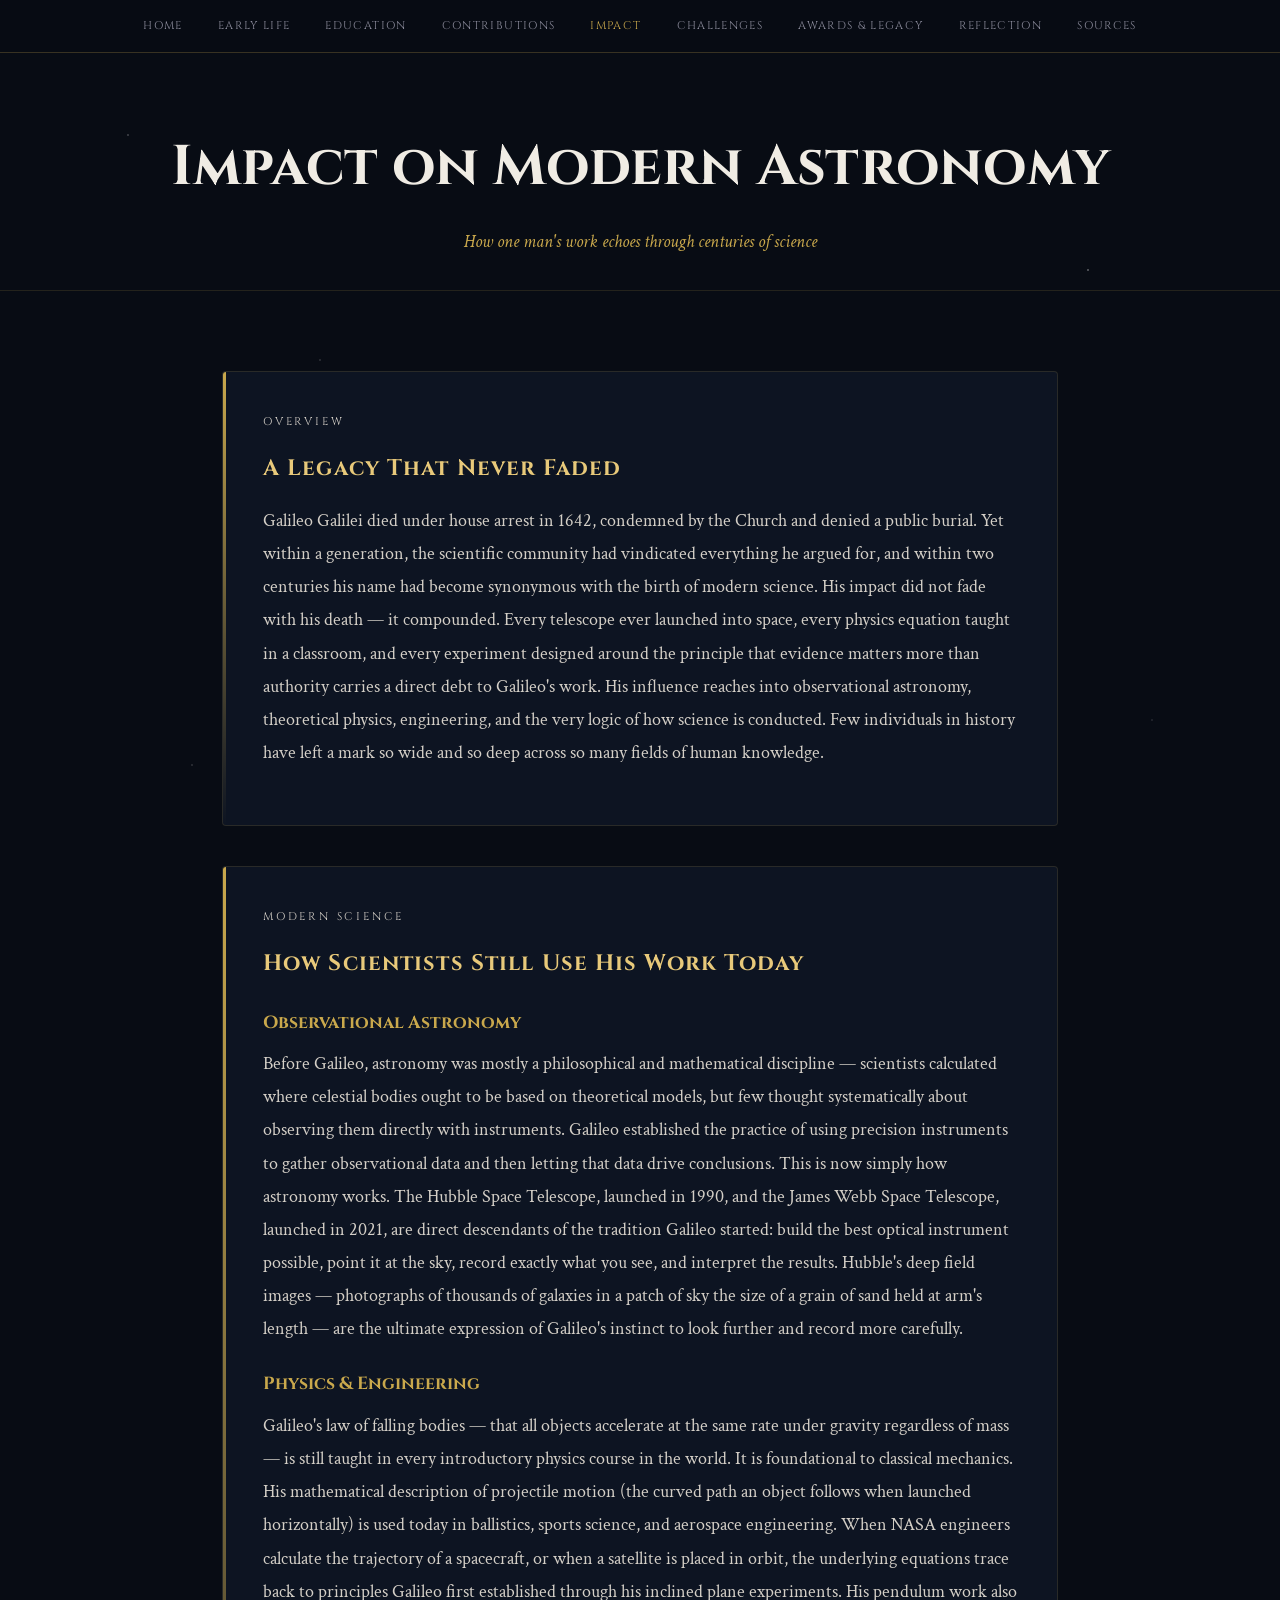
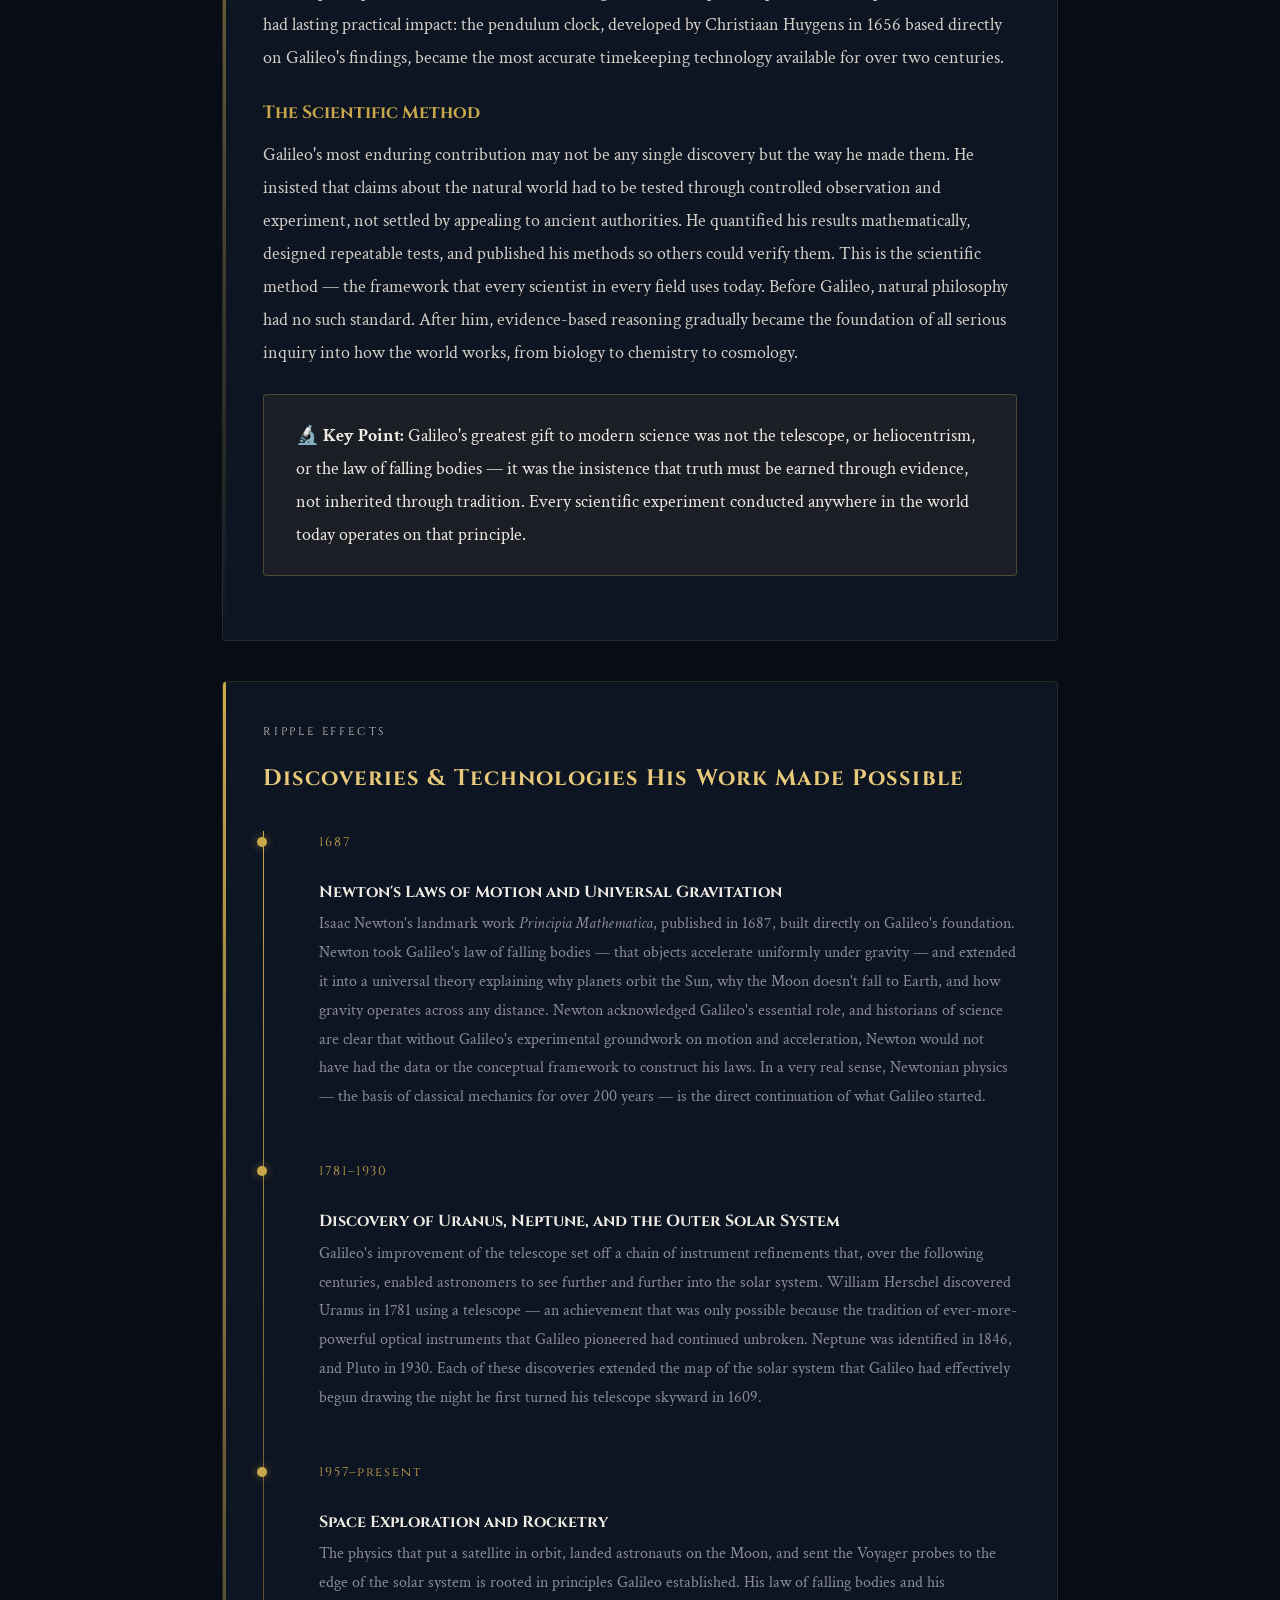
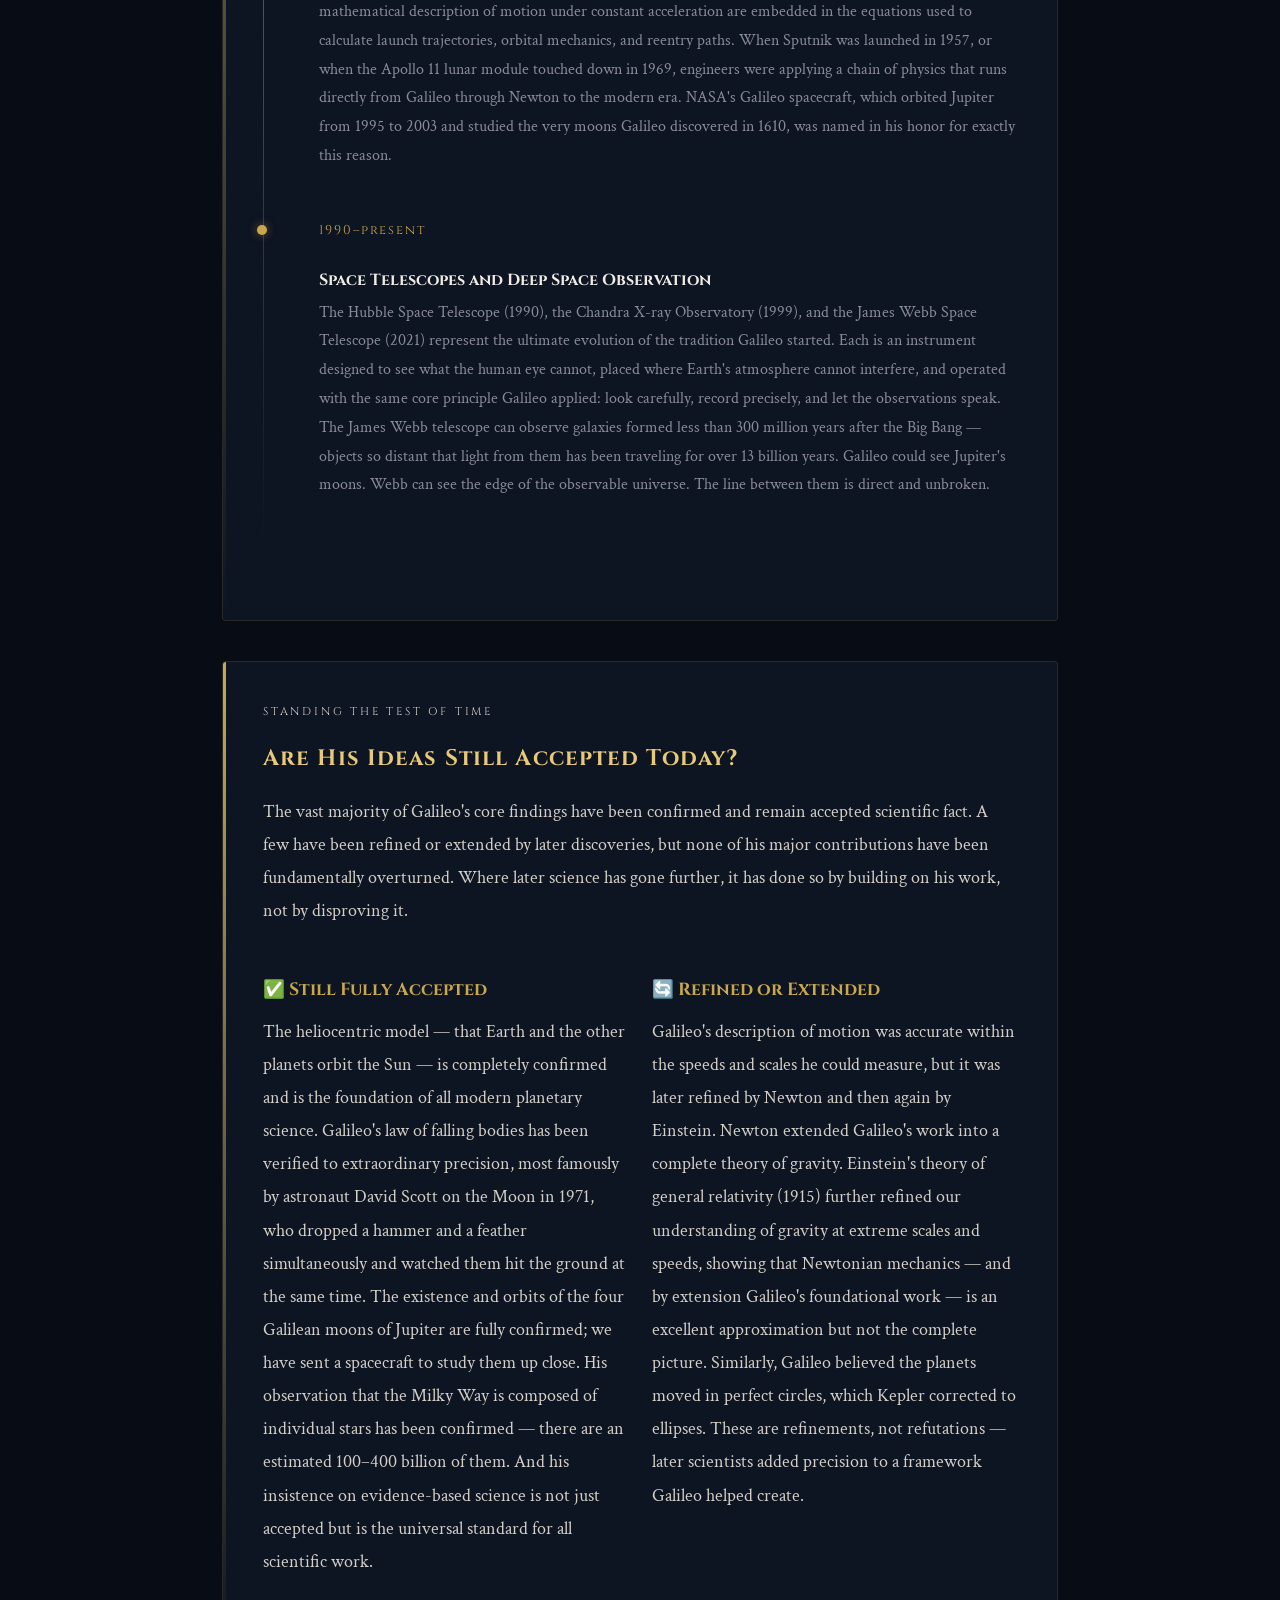
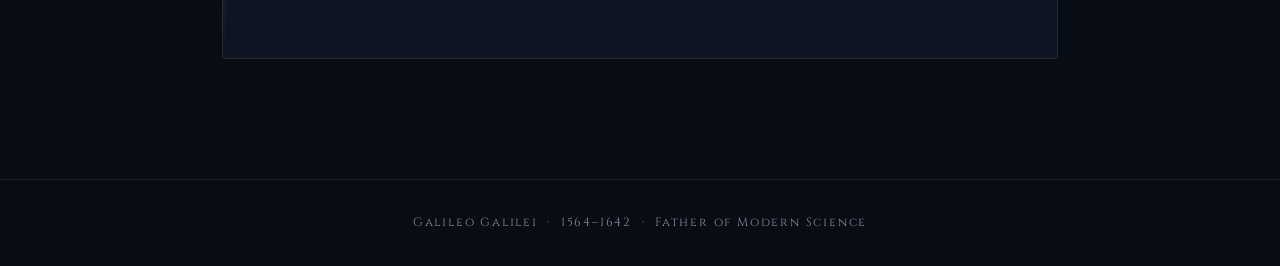
<file: impact.html>
<!DOCTYPE html>
<html lang="en">
<head>
  <meta charset="UTF-8" />
  <meta name="viewport" content="width=device-width, initial-scale=1.0" />
  <title>Impact on Modern Astronomy — Galileo Galilei</title>
  <link rel="stylesheet" href="style.css" />
</head>
<body>

  <!-- NAVIGATION -->
  <nav>
    <ul>
      <li><a href="index.html">Home</a></li>
      <li><a href="early-life.html">Early Life</a></li>
      <li><a href="education.html">Education</a></li>
      <li><a href="contributions.html">Contributions</a></li>
      <li><a href="impact.html" class="active">Impact</a></li>
      <li><a href="challenges.html">Challenges</a></li>
      <li><a href="awards.html">Awards & Legacy</a></li>
      <li><a href="reflection.html">Reflection</a></li>
      <li><a href="sources.html">Sources</a></li>
    </ul>
  </nav>

  <!-- PAGE HEADER -->
  <div class="page-header">
    <h1>Impact on Modern Astronomy</h1>
    <p class="subtitle">How one man's work echoes through centuries of science</p>
  </div>

  <main class="container">

    <!-- INTRO -->
    <div class="card">
      <p class="section-label">Overview</p>
      <h2>A Legacy That Never Faded</h2>
      <p>Galileo Galilei died under house arrest in 1642, condemned by the Church and denied a public burial. Yet within a generation, the scientific community had vindicated everything he argued for, and within two centuries his name had become synonymous with the birth of modern science. His impact did not fade with his death — it compounded. Every telescope ever launched into space, every physics equation taught in a classroom, and every experiment designed around the principle that evidence matters more than authority carries a direct debt to Galileo's work. His influence reaches into observational astronomy, theoretical physics, engineering, and the very logic of how science is conducted. Few individuals in history have left a mark so wide and so deep across so many fields of human knowledge.</p>
    </div>

    <!-- STILL USED TODAY -->
    <div class="card">
      <p class="section-label">Modern Science</p>
      <h2>How Scientists Still Use His Work Today</h2>

      <h3>Observational Astronomy</h3>
      <p>Before Galileo, astronomy was mostly a philosophical and mathematical discipline — scientists calculated where celestial bodies ought to be based on theoretical models, but few thought systematically about observing them directly with instruments. Galileo established the practice of using precision instruments to gather observational data and then letting that data drive conclusions. This is now simply how astronomy works. The Hubble Space Telescope, launched in 1990, and the James Webb Space Telescope, launched in 2021, are direct descendants of the tradition Galileo started: build the best optical instrument possible, point it at the sky, record exactly what you see, and interpret the results. Hubble's deep field images — photographs of thousands of galaxies in a patch of sky the size of a grain of sand held at arm's length — are the ultimate expression of Galileo's instinct to look further and record more carefully.</p>

      <h3>Physics & Engineering</h3>
      <p>Galileo's law of falling bodies — that all objects accelerate at the same rate under gravity regardless of mass — is still taught in every introductory physics course in the world. It is foundational to classical mechanics. His mathematical description of projectile motion (the curved path an object follows when launched horizontally) is used today in ballistics, sports science, and aerospace engineering. When NASA engineers calculate the trajectory of a spacecraft, or when a satellite is placed in orbit, the underlying equations trace back to principles Galileo first established through his inclined plane experiments. His pendulum work also had lasting practical impact: the pendulum clock, developed by Christiaan Huygens in 1656 based directly on Galileo's findings, became the most accurate timekeeping technology available for over two centuries.</p>

      <h3>The Scientific Method</h3>
      <p>Galileo's most enduring contribution may not be any single discovery but the way he made them. He insisted that claims about the natural world had to be tested through controlled observation and experiment, not settled by appealing to ancient authorities. He quantified his results mathematically, designed repeatable tests, and published his methods so others could verify them. This is the scientific method — the framework that every scientist in every field uses today. Before Galileo, natural philosophy had no such standard. After him, evidence-based reasoning gradually became the foundation of all serious inquiry into how the world works, from biology to chemistry to cosmology.</p>

      <div class="highlight">
        <p>🔬 <strong>Key Point:</strong> Galileo's greatest gift to modern science was not the telescope, or heliocentrism, or the law of falling bodies — it was the insistence that truth must be earned through evidence, not inherited through tradition. Every scientific experiment conducted anywhere in the world today operates on that principle.</p>
      </div>
    </div>

    <!-- NEW DISCOVERIES -->
    <div class="card">
      <p class="section-label">Ripple Effects</p>
      <h2>Discoveries & Technologies His Work Made Possible</h2>

      <div class="timeline">
        <div class="timeline-item">
          <p class="year">1687</p>
          <h3>Newton's Laws of Motion and Universal Gravitation</h3>
          <p>Isaac Newton's landmark work <em>Principia Mathematica</em>, published in 1687, built directly on Galileo's foundation. Newton took Galileo's law of falling bodies — that objects accelerate uniformly under gravity — and extended it into a universal theory explaining why planets orbit the Sun, why the Moon doesn't fall to Earth, and how gravity operates across any distance. Newton acknowledged Galileo's essential role, and historians of science are clear that without Galileo's experimental groundwork on motion and acceleration, Newton would not have had the data or the conceptual framework to construct his laws. In a very real sense, Newtonian physics — the basis of classical mechanics for over 200 years — is the direct continuation of what Galileo started.</p>
        </div>
        <div class="timeline-item">
          <p class="year">1781–1930</p>
          <h3>Discovery of Uranus, Neptune, and the Outer Solar System</h3>
          <p>Galileo's improvement of the telescope set off a chain of instrument refinements that, over the following centuries, enabled astronomers to see further and further into the solar system. William Herschel discovered Uranus in 1781 using a telescope — an achievement that was only possible because the tradition of ever-more-powerful optical instruments that Galileo pioneered had continued unbroken. Neptune was identified in 1846, and Pluto in 1930. Each of these discoveries extended the map of the solar system that Galileo had effectively begun drawing the night he first turned his telescope skyward in 1609.</p>
        </div>
        <div class="timeline-item">
          <p class="year">1957–present</p>
          <h3>Space Exploration and Rocketry</h3>
          <p>The physics that put a satellite in orbit, landed astronauts on the Moon, and sent the Voyager probes to the edge of the solar system is rooted in principles Galileo established. His law of falling bodies and his mathematical description of motion under constant acceleration are embedded in the equations used to calculate launch trajectories, orbital mechanics, and reentry paths. When Sputnik was launched in 1957, or when the Apollo 11 lunar module touched down in 1969, engineers were applying a chain of physics that runs directly from Galileo through Newton to the modern era. NASA's Galileo spacecraft, which orbited Jupiter from 1995 to 2003 and studied the very moons Galileo discovered in 1610, was named in his honor for exactly this reason.</p>
        </div>
        <div class="timeline-item">
          <p class="year">1990–present</p>
          <h3>Space Telescopes and Deep Space Observation</h3>
          <p>The Hubble Space Telescope (1990), the Chandra X-ray Observatory (1999), and the James Webb Space Telescope (2021) represent the ultimate evolution of the tradition Galileo started. Each is an instrument designed to see what the human eye cannot, placed where Earth's atmosphere cannot interfere, and operated with the same core principle Galileo applied: look carefully, record precisely, and let the observations speak. The James Webb telescope can observe galaxies formed less than 300 million years after the Big Bang — objects so distant that light from them has been traveling for over 13 billion years. Galileo could see Jupiter's moons. Webb can see the edge of the observable universe. The line between them is direct and unbroken.</p>
        </div>
      </div>
    </div>

    <!-- STILL ACCEPTED? -->
    <div class="card">
      <p class="section-label">Standing the Test of Time</p>
      <h2>Are His Ideas Still Accepted Today?</h2>
      <p>The vast majority of Galileo's core findings have been confirmed and remain accepted scientific fact. A few have been refined or extended by later discoveries, but none of his major contributions have been fundamentally overturned. Where later science has gone further, it has done so by building on his work, not by disproving it.</p>

      <div class="grid-2">
        <div>
          <h3>✅ Still Fully Accepted</h3>
          <p>The heliocentric model — that Earth and the other planets orbit the Sun — is completely confirmed and is the foundation of all modern planetary science. Galileo's law of falling bodies has been verified to extraordinary precision, most famously by astronaut David Scott on the Moon in 1971, who dropped a hammer and a feather simultaneously and watched them hit the ground at the same time. The existence and orbits of the four Galilean moons of Jupiter are fully confirmed; we have sent a spacecraft to study them up close. His observation that the Milky Way is composed of individual stars has been confirmed — there are an estimated 100–400 billion of them. And his insistence on evidence-based science is not just accepted but is the universal standard for all scientific work.</p>
        </div>
        <div>
          <h3>🔄 Refined or Extended</h3>
          <p>Galileo's description of motion was accurate within the speeds and scales he could measure, but it was later refined by Newton and then again by Einstein. Newton extended Galileo's work into a complete theory of gravity. Einstein's theory of general relativity (1915) further refined our understanding of gravity at extreme scales and speeds, showing that Newtonian mechanics — and by extension Galileo's foundational work — is an excellent approximation but not the complete picture. Similarly, Galileo believed the planets moved in perfect circles, which Kepler corrected to ellipses. These are refinements, not refutations — later scientists added precision to a framework Galileo helped create.</p>
        </div>
      </div>
    </div>

  </main>

  <footer>
    <p>Galileo Galilei &nbsp;·&nbsp; 1564–1642 &nbsp;·&nbsp; Father of Modern Science</p>
  </footer>

</body>
</html>
</file>
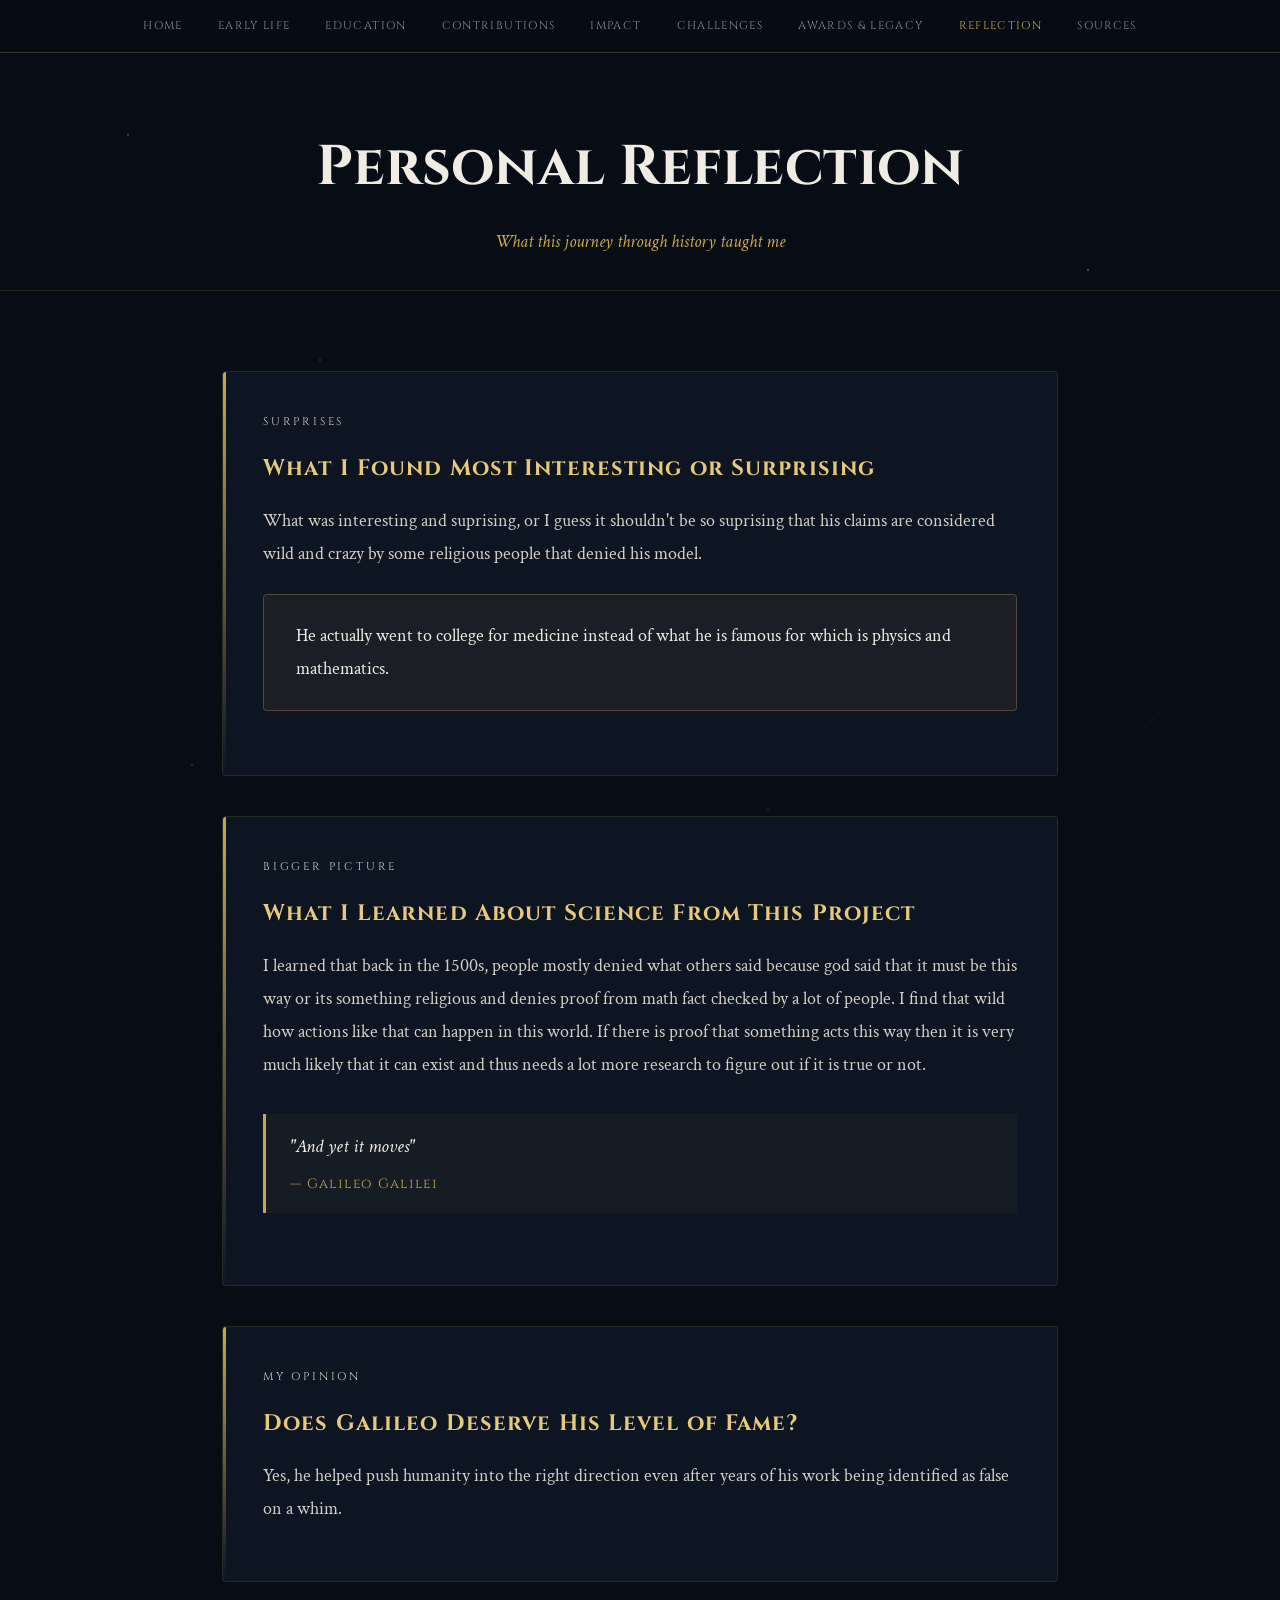
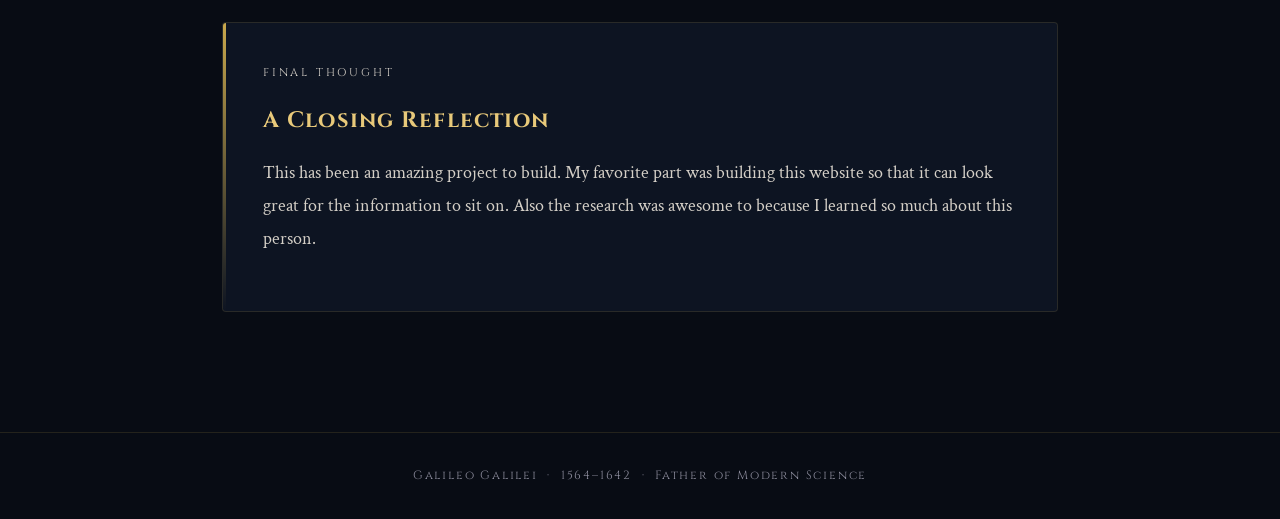
<file: reflection.html>
<!DOCTYPE html>
<html lang="en">
<head>
  <meta charset="UTF-8" />
  <meta name="viewport" content="width=device-width, initial-scale=1.0" />
  <title>Personal Reflection — Galileo Galilei</title>
  <link rel="stylesheet" href="style.css" />
</head>
<body>

  <!-- NAVIGATION -->
  <nav>
    <ul>
      <li><a href="index.html">Home</a></li>
      <li><a href="early-life.html">Early Life</a></li>
      <li><a href="education.html">Education</a></li>
      <li><a href="contributions.html">Contributions</a></li>
      <li><a href="impact.html">Impact</a></li>
      <li><a href="challenges.html">Challenges</a></li>
      <li><a href="awards.html">Awards & Legacy</a></li>
      <li><a href="reflection.html" class="active">Reflection</a></li>
      <li><a href="sources.html">Sources</a></li>
    </ul>
  </nav>

  <!-- PAGE HEADER -->
  <div class="page-header">
    <h1>Personal Reflection</h1>
    <p class="subtitle">What this journey through history taught me</p>
  </div>

  <main class="container">

    <!-- MOST INTERESTING -->
    <div class="card">
      <p class="section-label">Surprises</p>
      <h2>What I Found Most Interesting or Surprising</h2>
      <p>What was interesting and suprising, or I guess it shouldn't be so suprising that his claims are considered wild and crazy by some religious people that denied his model.</p>

      <div class="highlight">
        <p>He actually went to college for medicine instead of what he is famous for which is physics and mathematics.</p>
      </div>
    </div>

    <!-- WHAT I LEARNED ABOUT SCIENCE -->
    <div class="card">
      <p class="section-label">Bigger Picture</p>
      <h2>What I Learned About Science From This Project</h2>
      <p>I learned that back in the 1500s, people mostly denied what others said because god said that it must be this way or its something religious and denies proof from math fact checked by a lot of people. I find that wild how actions like that can happen in this world. If there is proof that something acts this way then it is very much likely that it can exist and thus needs a lot more research to figure out if it is true or not.</p>

      <blockquote>
        "And yet it moves"
        <cite>— Galileo Galilei</cite>
      </blockquote>
    </div>

    <!-- DOES HE DESERVE HIS FAME -->
    <div class="card">
      <p class="section-label">My Opinion</p>
      <h2>Does Galileo Deserve His Level of Fame?</h2>
      <p>Yes, he helped push humanity into the right direction even after years of his work being identified as false on a whim.</p>
      </div>
    </div>

    <!-- CLOSING THOUGHT -->
    <div class="card">
      <p class="section-label">Final Thought</p>
      <h2>A Closing Reflection</h2>
      <p>This has been an amazing project to build. My favorite part was building this website so that it can look great for the information to sit on. Also the research was awesome to because I learned so much about this person.</p>
    </div>

  </main>

  <footer>
    <p>Galileo Galilei &nbsp;·&nbsp; 1564–1642 &nbsp;·&nbsp; Father of Modern Science</p>
  </footer>

</body>
</html>
</file>
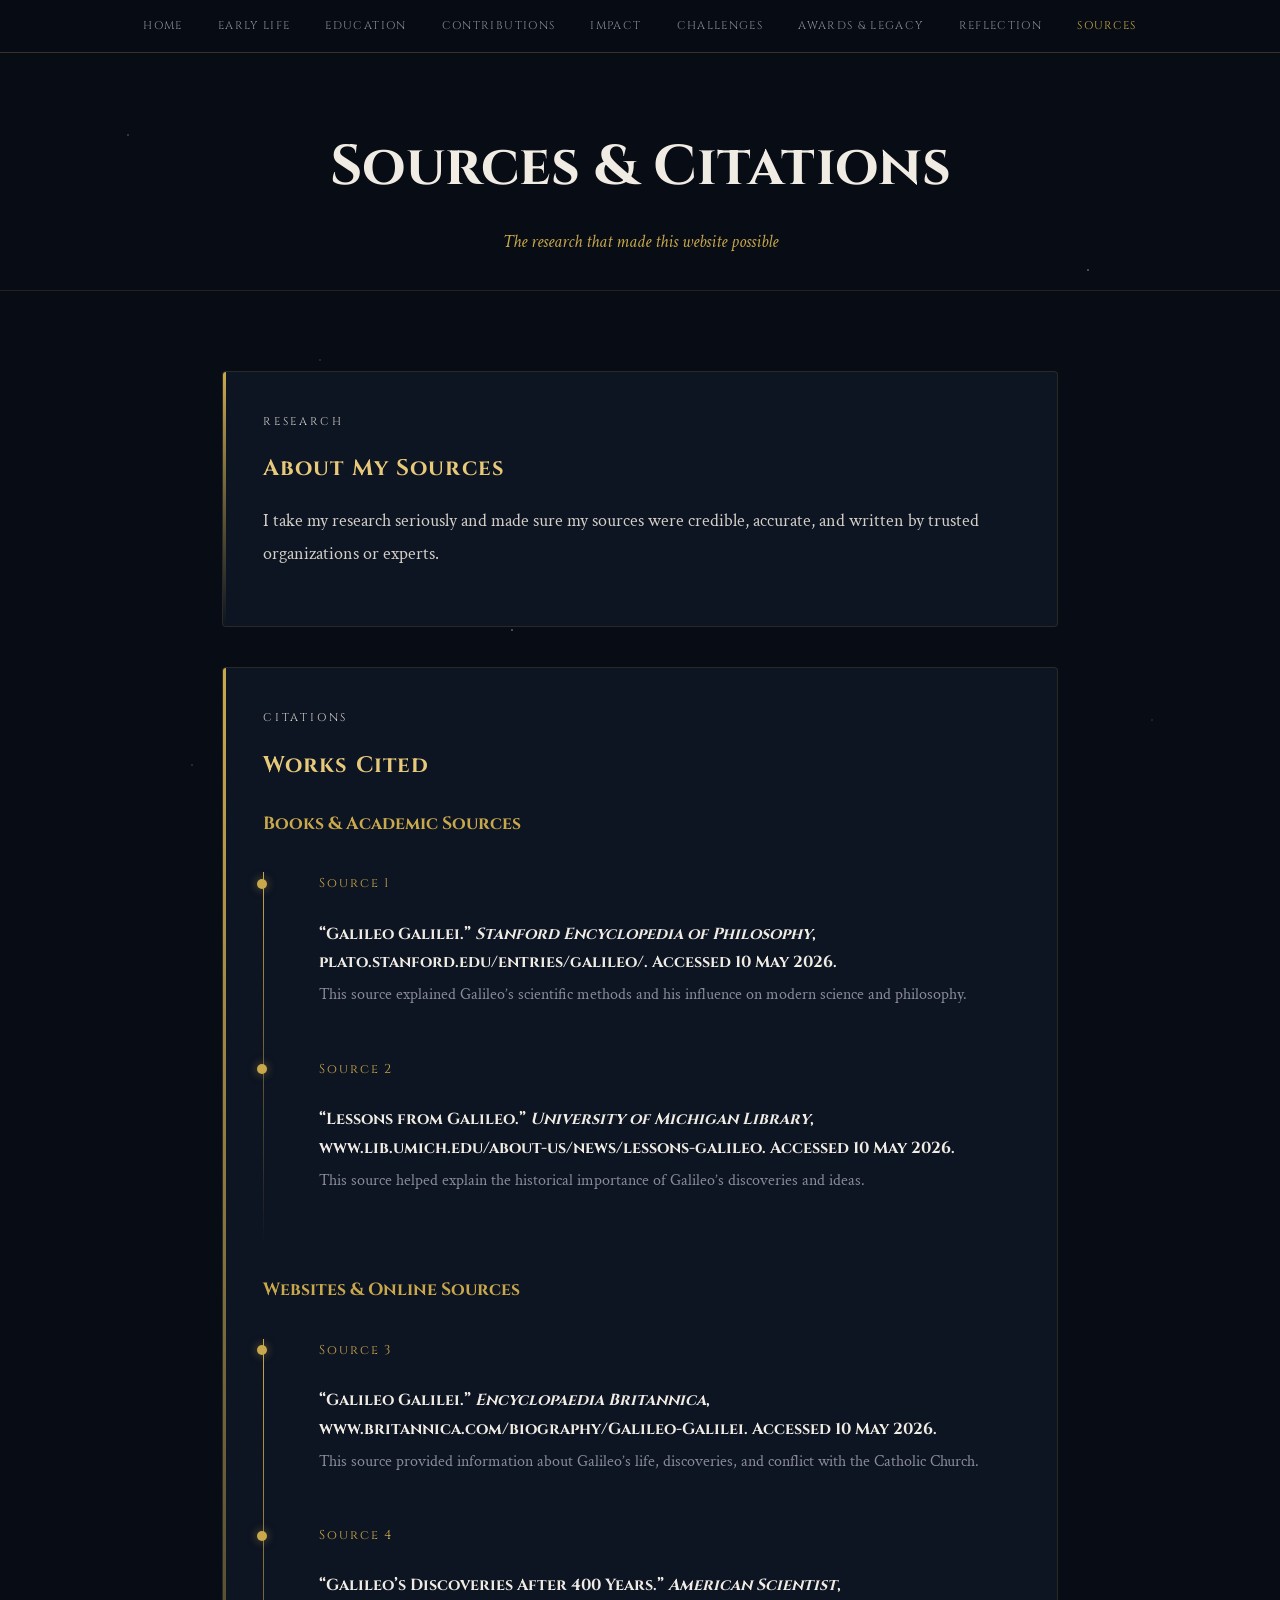
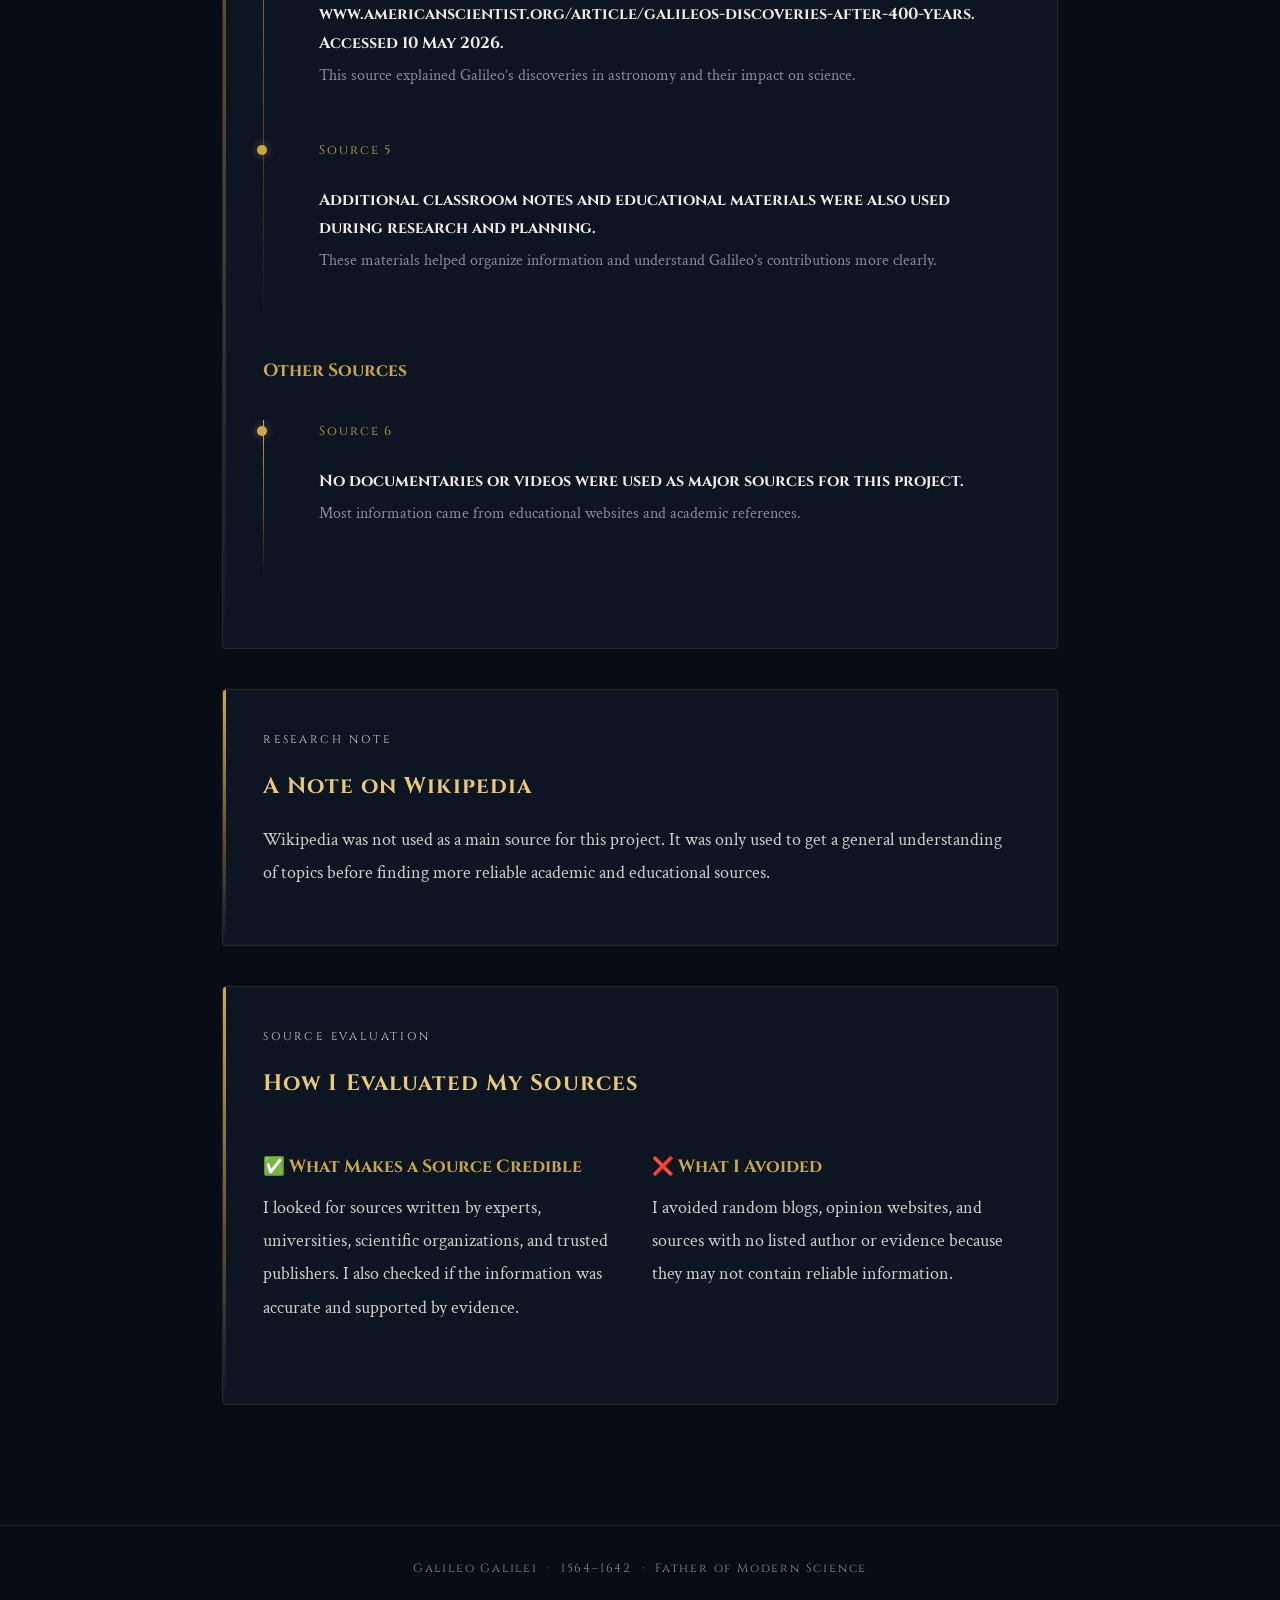
<file: sources.html>
<!DOCTYPE html>
<html lang="en">
<head>
  <meta charset="UTF-8" />
  <meta name="viewport" content="width=device-width, initial-scale=1.0" />
  <title>Sources & Citations — Galileo Galilei</title>
  <link rel="stylesheet" href="style.css" />
</head>
<body>

  <!-- NAVIGATION -->
  <nav>
    <ul>
      <li><a href="index.html">Home</a></li>
      <li><a href="early-life.html">Early Life</a></li>
      <li><a href="education.html">Education</a></li>
      <li><a href="contributions.html">Contributions</a></li>
      <li><a href="impact.html">Impact</a></li>
      <li><a href="challenges.html">Challenges</a></li>
      <li><a href="awards.html">Awards & Legacy</a></li>
      <li><a href="reflection.html">Reflection</a></li>
      <li><a href="sources.html" class="active">Sources</a></li>
    </ul>
  </nav>

  <!-- PAGE HEADER -->
  <div class="page-header">
    <h1>Sources & Citations</h1>
    <p class="subtitle">The research that made this website possible</p>
  </div>

  <main class="container">

    <!-- INTRO -->
    <div class="card">
      <p class="section-label">Research</p>
      <h2>About My Sources</h2>
      <p>
        I take my research seriously and made sure my sources were credible,
        accurate, and written by trusted organizations or experts.
      </p>
    </div>

    <!-- PRIMARY SOURCES -->
    <div class="card">
      <p class="section-label">Citations</p>
      <h2>Works Cited</h2>

      <h3>Books & Academic Sources</h3>
      <div class="timeline">

        <div class="timeline-item">
          <p class="year">Source 1</p>
          <h3>
            “Galileo Galilei.” <em>Stanford Encyclopedia of Philosophy</em>,
            plato.stanford.edu/entries/galileo/. Accessed 10 May 2026.
          </h3>
          <p>
            This source explained Galileo’s scientific methods and his
            influence on modern science and philosophy.
          </p>
        </div>

        <div class="timeline-item">
          <p class="year">Source 2</p>
          <h3>
            “Lessons from Galileo.” <em>University of Michigan Library</em>,
            www.lib.umich.edu/about-us/news/lessons-galileo.
            Accessed 10 May 2026.
          </h3>
          <p>
            This source helped explain the historical importance of
            Galileo’s discoveries and ideas.
          </p>
        </div>

      </div>

      <h3>Websites & Online Sources</h3>
      <div class="timeline">

        <div class="timeline-item">
          <p class="year">Source 3</p>
          <h3>
            “Galileo Galilei.” <em>Encyclopaedia Britannica</em>,
            www.britannica.com/biography/Galileo-Galilei.
            Accessed 10 May 2026.
          </h3>
          <p>
            This source provided information about Galileo’s life,
            discoveries, and conflict with the Catholic Church.
          </p>
        </div>

        <div class="timeline-item">
          <p class="year">Source 4</p>
          <h3>
            “Galileo’s Discoveries After 400 Years.”
            <em>American Scientist</em>,
            www.americanscientist.org/article/galileos-discoveries-after-400-years.
            Accessed 10 May 2026.
          </h3>
          <p>
            This source explained Galileo’s discoveries in astronomy
            and their impact on science.
          </p>
        </div>

        <div class="timeline-item">
          <p class="year">Source 5</p>
          <h3>
            Additional classroom notes and educational materials were also
            used during research and planning.
          </h3>
          <p>
            These materials helped organize information and understand
            Galileo’s contributions more clearly.
          </p>
        </div>

      </div>

      <h3>Other Sources</h3>
      <div class="timeline">

        <div class="timeline-item">
          <p class="year">Source 6</p>
          <h3>
            No documentaries or videos were used as major sources
            for this project.
          </h3>
          <p>
            Most information came from educational websites and
            academic references.
          </p>
        </div>

      </div>
    </div>

    <!-- NOTE ON WIKIPEDIA -->
    <div class="card">
      <p class="section-label">Research Note</p>
      <h2>A Note on Wikipedia</h2>
      <p>
        Wikipedia was not used as a main source for this project.
        It was only used to get a general understanding of topics
        before finding more reliable academic and educational sources.
      </p>
    </div>

    <!-- CREDIBILITY -->
    <div class="card">
      <p class="section-label">Source Evaluation</p>
      <h2>How I Evaluated My Sources</h2>

      <div class="grid-2">

        <div>
          <h3>✅ What Makes a Source Credible</h3>
          <p>
            I looked for sources written by experts, universities,
            scientific organizations, and trusted publishers. I also
            checked if the information was accurate and supported by evidence.
          </p>
        </div>

        <div>
          <h3>❌ What I Avoided</h3>
          <p>
            I avoided random blogs, opinion websites, and sources with no
            listed author or evidence because they may not contain reliable information.
          </p>
        </div>

      </div>
    </div>

  </main>

  <footer>
    <p>Galileo Galilei &nbsp;·&nbsp; 1564–1642 &nbsp;·&nbsp; Father of Modern Science</p>
  </footer>

</body>
</html>
</file>
<file: style.css>
@import url('https://fonts.googleapis.com/css2?family=Cinzel:wght@400;700;900&family=Crimson+Text:ital,wght@0,400;0,600;1,400&display=swap');

:root {
  --bg: #080c14;
  --bg-card: #0d1422;
  --gold: #c9a84c;
  --gold-light: #e8c97a;
  --blue-deep: #0a1628;
  --blue-mid: #112240;
  --blue-accent: #1e3a5f;
  --text: #d4cfc7;
  --text-dim: #8a8a9a;
  --white: #f0ece4;
  --glow: rgba(201, 168, 76, 0.15);
}

* {
  margin: 0;
  padding: 0;
  box-sizing: border-box;
}

html {
  scroll-behavior: smooth;
}

body {
  background-color: var(--bg);
  color: var(--text);
  font-family: 'Crimson Text', Georgia, serif;
  font-size: 1.15rem;
  line-height: 1.8;
  min-height: 100vh;
}

/* ── STAR BACKGROUND ── */
body::before {
  content: '';
  position: fixed;
  inset: 0;
  background-image:
    radial-gradient(1px 1px at 10% 15%, rgba(255,255,255,0.6) 0%, transparent 100%),
    radial-gradient(1px 1px at 25% 40%, rgba(255,255,255,0.4) 0%, transparent 100%),
    radial-gradient(1.5px 1.5px at 40% 70%, rgba(255,255,255,0.5) 0%, transparent 100%),
    radial-gradient(1px 1px at 55% 20%, rgba(255,255,255,0.6) 0%, transparent 100%),
    radial-gradient(1px 1px at 70% 55%, rgba(255,255,255,0.4) 0%, transparent 100%),
    radial-gradient(1.5px 1.5px at 85% 30%, rgba(255,255,255,0.5) 0%, transparent 100%),
    radial-gradient(1px 1px at 90% 80%, rgba(255,255,255,0.3) 0%, transparent 100%),
    radial-gradient(1px 1px at 15% 85%, rgba(255,255,255,0.4) 0%, transparent 100%),
    radial-gradient(1px 1px at 60% 90%, rgba(255,255,255,0.3) 0%, transparent 100%),
    radial-gradient(2px 2px at 35% 55%, rgba(201,168,76,0.3) 0%, transparent 100%);
  pointer-events: none;
  z-index: 0;
}

/* ── NAVIGATION ── */
nav {
  position: sticky;
  top: 0;
  z-index: 100;
  background: rgba(8, 12, 20, 0.92);
  backdrop-filter: blur(12px);
  border-bottom: 1px solid rgba(201, 168, 76, 0.25);
  padding: 0 2rem;
}

nav ul {
  list-style: none;
  display: flex;
  flex-wrap: wrap;
  gap: 0;
  justify-content: center;
  max-width: 1100px;
  margin: 0 auto;
}

nav ul li a {
  display: block;
  padding: 1rem 1.1rem;
  color: var(--text-dim);
  text-decoration: none;
  font-family: 'Cinzel', serif;
  font-size: 0.7rem;
  letter-spacing: 0.12em;
  text-transform: uppercase;
  transition: color 0.3s;
}

nav ul li a:hover,
nav ul li a.active {
  color: var(--gold);
}

/* ── HERO ── */
.hero {
  position: relative;
  z-index: 1;
  text-align: center;
  padding: 6rem 2rem 4rem;
  background: radial-gradient(ellipse at center top, rgba(30, 58, 95, 0.4) 0%, transparent 70%);
}

.hero-eyebrow {
  font-family: 'Cinzel', serif;
  font-size: 0.75rem;
  letter-spacing: 0.3em;
  color: var(--gold);
  text-transform: uppercase;
  margin-bottom: 1.5rem;
}

.hero h1 {
  font-family: 'Cinzel', serif;
  font-size: clamp(2.8rem, 7vw, 5.5rem);
  font-weight: 900;
  color: var(--white);
  line-height: 1.1;
  text-shadow: 0 0 60px rgba(201, 168, 76, 0.3);
  margin-bottom: 0.5rem;
}

.hero h1 span {
  color: var(--gold);
}

.hero-dates {
  font-family: 'Cinzel', serif;
  font-size: 0.9rem;
  color: var(--text-dim);
  letter-spacing: 0.2em;
  margin-bottom: 2rem;
}

.hero-divider {
  width: 80px;
  height: 2px;
  background: linear-gradient(90deg, transparent, var(--gold), transparent);
  margin: 1.5rem auto;
}

.hero p {
  max-width: 680px;
  margin: 0 auto;
  font-size: 1.25rem;
  color: var(--text);
  font-style: italic;
}

/* ── PAGE HEADER (non-homepage) ── */
.page-header {
  position: relative;
  z-index: 1;
  text-align: center;
  padding: 4rem 2rem 2rem;
  border-bottom: 1px solid rgba(201, 168, 76, 0.15);
  margin-bottom: 3rem;
}

.page-header h1 {
  font-family: 'Cinzel', serif;
  font-size: clamp(2rem, 5vw, 3.5rem);
  color: var(--white);
  font-weight: 700;
}

.page-header .subtitle {
  color: var(--gold);
  font-style: italic;
  font-size: 1.1rem;
  margin-top: 0.5rem;
}

/* ── MAIN CONTENT CONTAINER ── */
.container {
  position: relative;
  z-index: 1;
  max-width: 900px;
  margin: 0 auto;
  padding: 2rem 2rem 5rem;
}

/* ── CARDS ── */
.card {
  background: var(--bg-card);
  border: 1px solid rgba(201, 168, 76, 0.15);
  border-radius: 4px;
  padding: 2.5rem;
  margin-bottom: 2.5rem;
  position: relative;
}

.card::before {
  content: '';
  position: absolute;
  top: 0; left: 0;
  width: 3px;
  height: 100%;
  background: linear-gradient(180deg, var(--gold), transparent);
  border-radius: 4px 0 0 4px;
}

.card h2 {
  font-family: 'Cinzel', serif;
  font-size: 1.4rem;
  color: var(--gold-light);
  margin-bottom: 1rem;
  letter-spacing: 0.05em;
}

.card h3 {
  font-family: 'Cinzel', serif;
  font-size: 1.1rem;
  color: var(--gold);
  margin: 1.5rem 0 0.5rem;
}

.card p {
  margin-bottom: 1rem;
  color: var(--text);
}

/* ── QUOTE BLOCK ── */
blockquote {
  border-left: 3px solid var(--gold);
  padding: 1rem 1.5rem;
  margin: 2rem 0;
  background: rgba(201, 168, 76, 0.05);
  font-style: italic;
  font-size: 1.2rem;
  color: var(--white);
}

blockquote cite {
  display: block;
  margin-top: 0.5rem;
  font-size: 0.85rem;
  color: var(--gold);
  font-style: normal;
  font-family: 'Cinzel', serif;
  letter-spacing: 0.1em;
}

/* ── TIMELINE ── */
.timeline {
  position: relative;
  padding-left: 2rem;
  margin: 2rem 0;
}

.timeline::before {
  content: '';
  position: absolute;
  left: 0;
  top: 0; bottom: 0;
  width: 1px;
  background: linear-gradient(180deg, var(--gold), transparent);
}

.timeline-item {
  position: relative;
  padding-bottom: 2rem;
  padding-left: 1.5rem;
}

.timeline-item::before {
  content: '';
  position: absolute;
  left: -2.35rem;
  top: 0.4rem;
  width: 10px;
  height: 10px;
  border-radius: 50%;
  background: var(--gold);
  box-shadow: 0 0 10px rgba(201, 168, 76, 0.5);
}

.timeline-item .year {
  font-family: 'Cinzel', serif;
  font-size: 0.8rem;
  color: var(--gold);
  letter-spacing: 0.15em;
  margin-bottom: 0.25rem;
}

.timeline-item h3 {
  font-family: 'Cinzel', serif;
  font-size: 1rem;
  color: var(--white);
  margin-bottom: 0.25rem;
}

.timeline-item p {
  color: var(--text-dim);
  font-size: 1rem;
}

/* ── GRID ── */
.grid-2 {
  display: grid;
  grid-template-columns: 1fr 1fr;
  gap: 1.5rem;
  margin: 1.5rem 0;
}

@media (max-width: 600px) {
  .grid-2 { grid-template-columns: 1fr; }
  nav ul li a { font-size: 0.6rem; padding: 0.8rem 0.6rem; }
}

/* ── HIGHLIGHT BOX ── */
.highlight {
  background: rgba(201, 168, 76, 0.08);
  border: 1px solid rgba(201, 168, 76, 0.3);
  border-radius: 4px;
  padding: 1.5rem 2rem;
  margin: 1.5rem 0;
}

.highlight p {
  margin: 0;
  color: var(--white);
}

/* ── FOOTER ── */
footer {
  position: relative;
  z-index: 1;
  text-align: center;
  padding: 2rem;
  border-top: 1px solid rgba(201, 168, 76, 0.15);
  color: var(--text-dim);
  font-family: 'Cinzel', serif;
  font-size: 0.75rem;
  letter-spacing: 0.15em;
}

/* ── LINKS ── */
a {
  color: var(--gold);
  text-decoration: none;
  transition: color 0.2s;
}

a:hover {
  color: var(--gold-light);
}

/* ── SECTION LABEL ── */
.section-label {
  font-family: 'Cinzel', serif;
  font-size: 0.7rem;
  letter-spacing: 0.25em;
  color: var(--gold);
  text-transform: uppercase;
  margin-bottom: 0.5rem;
}
</file>
